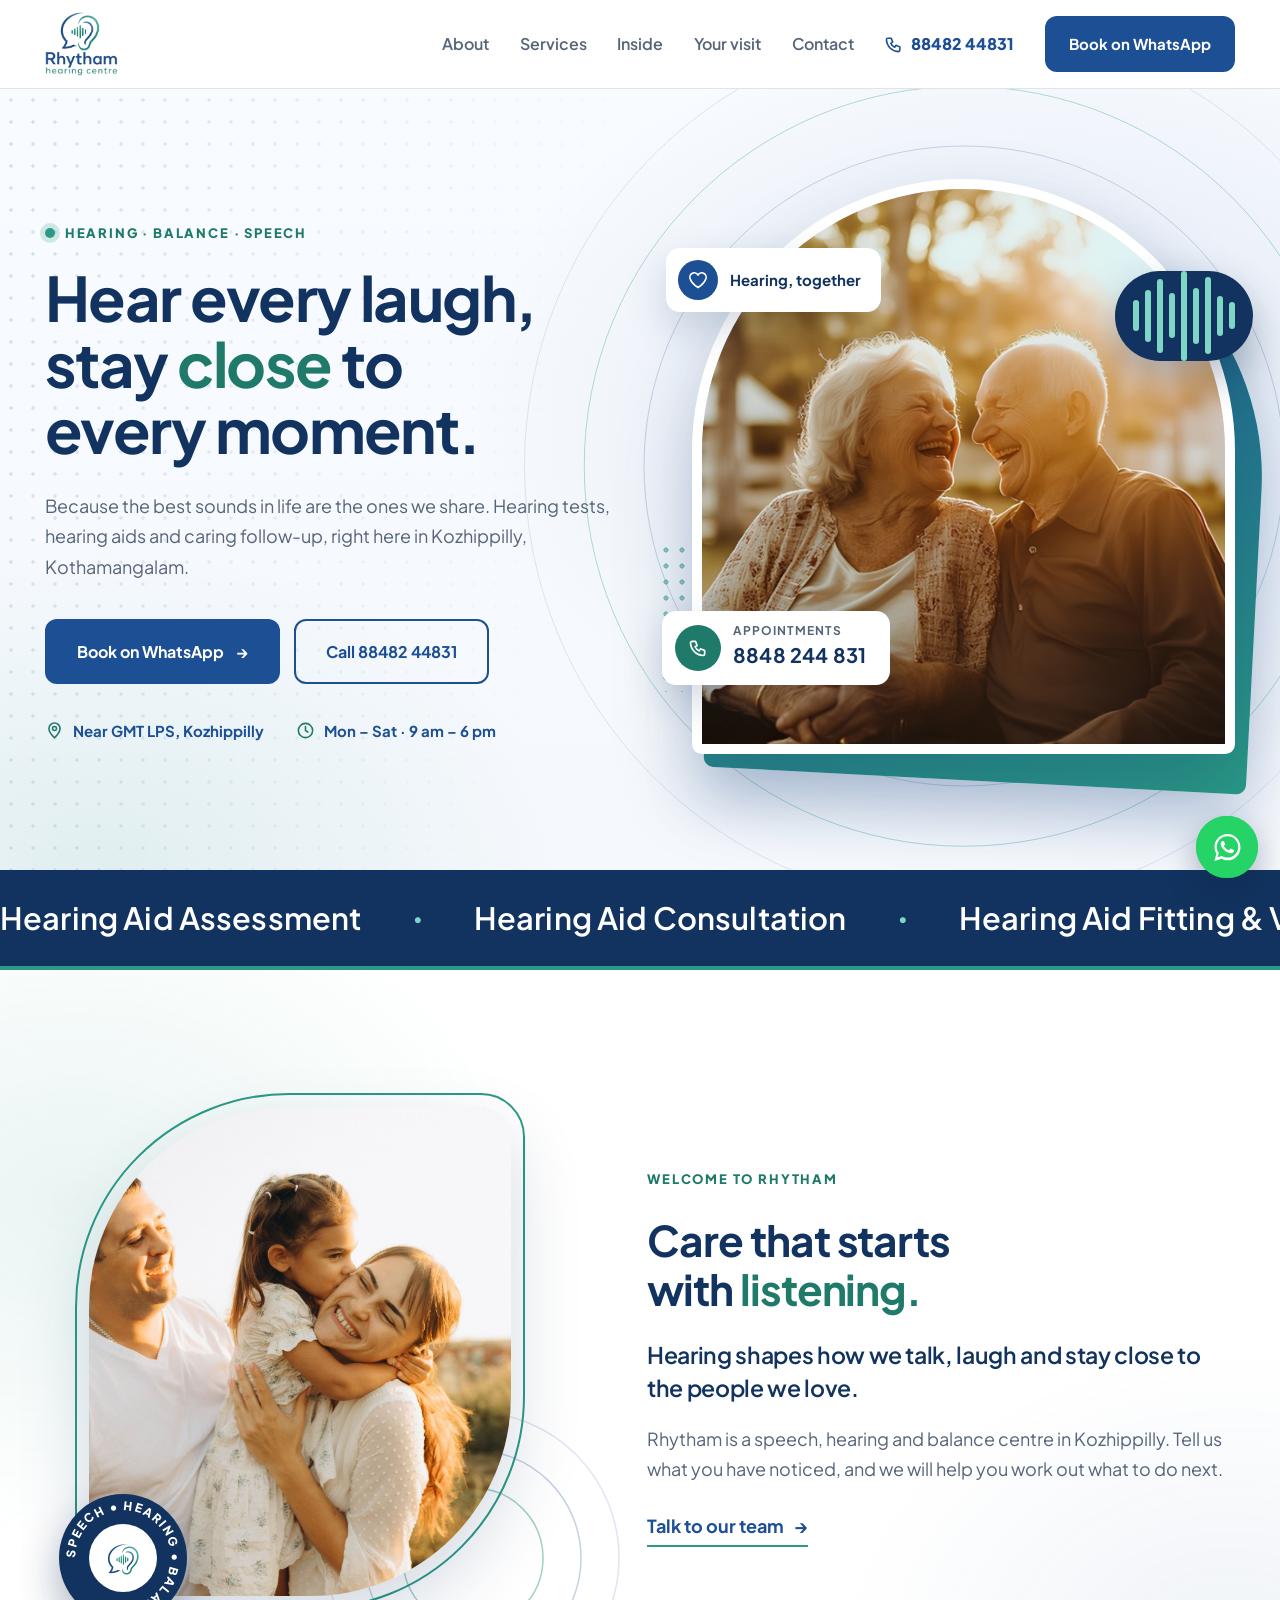
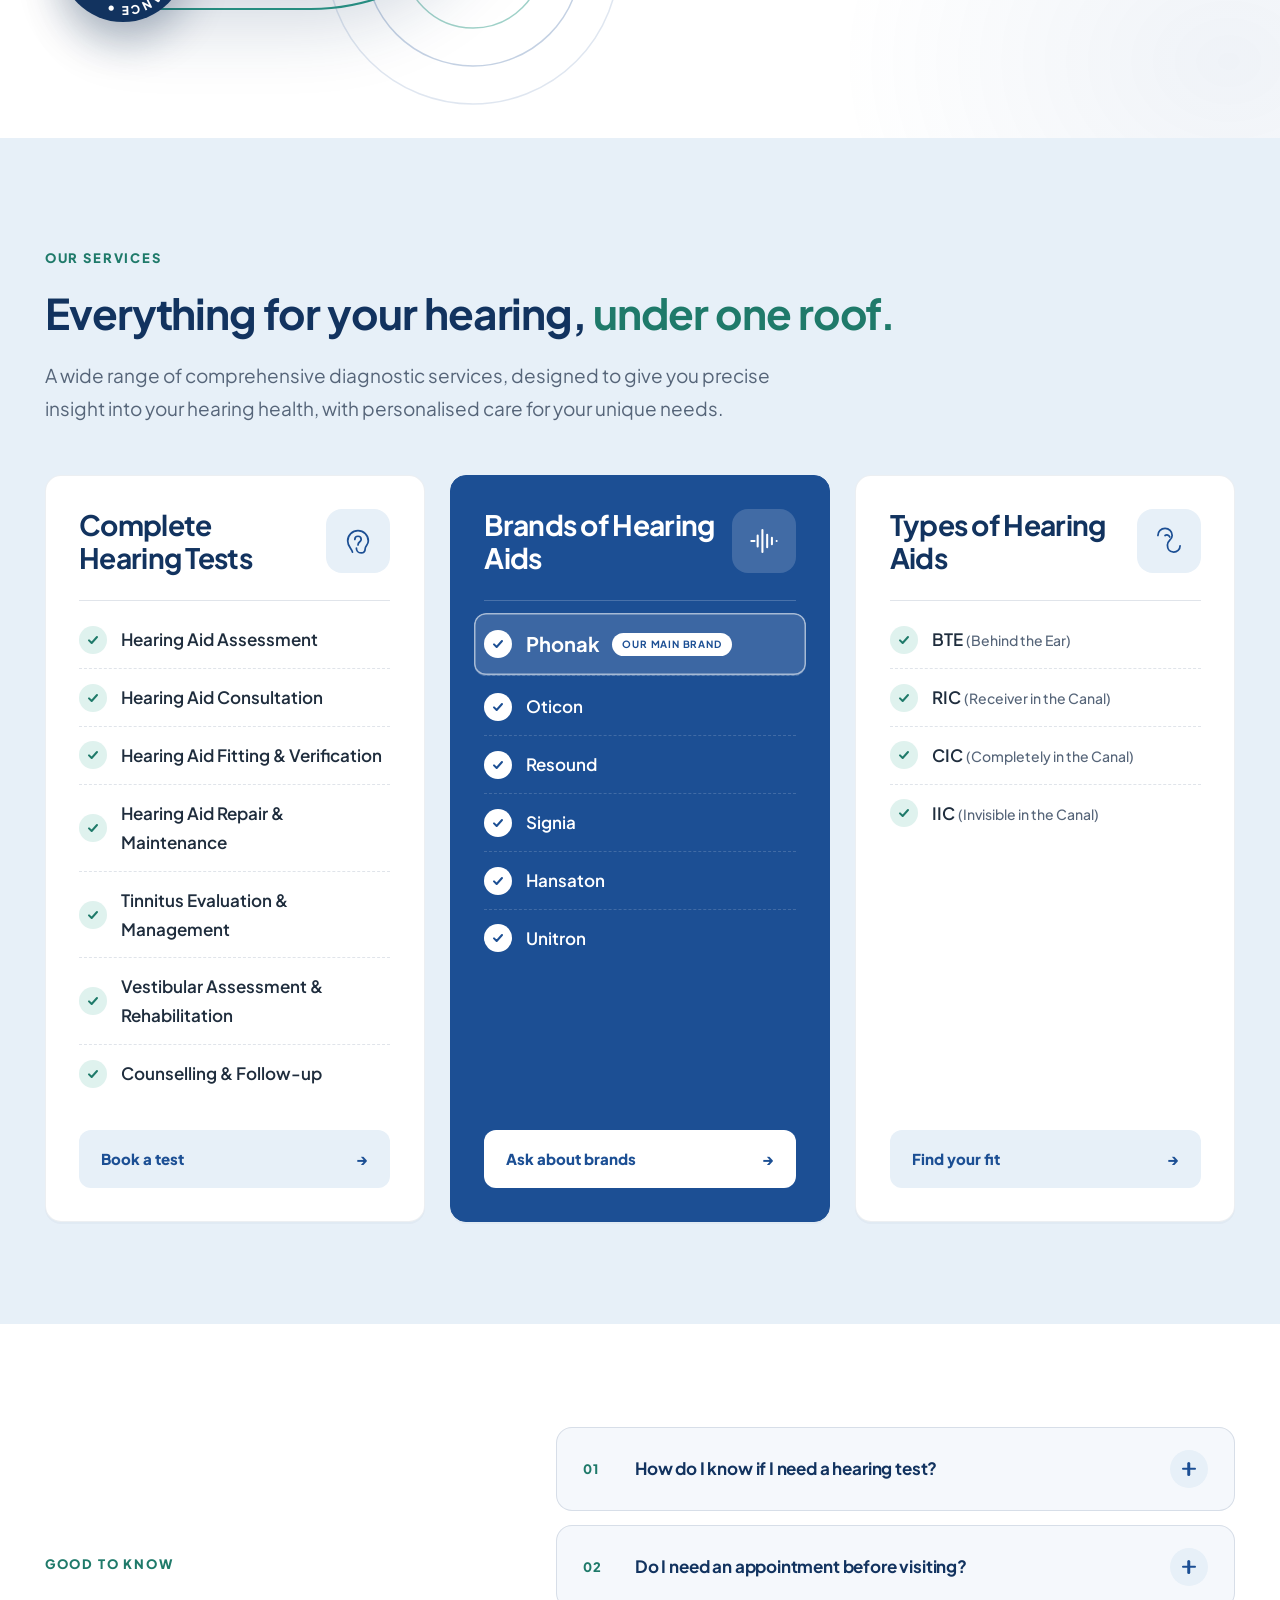
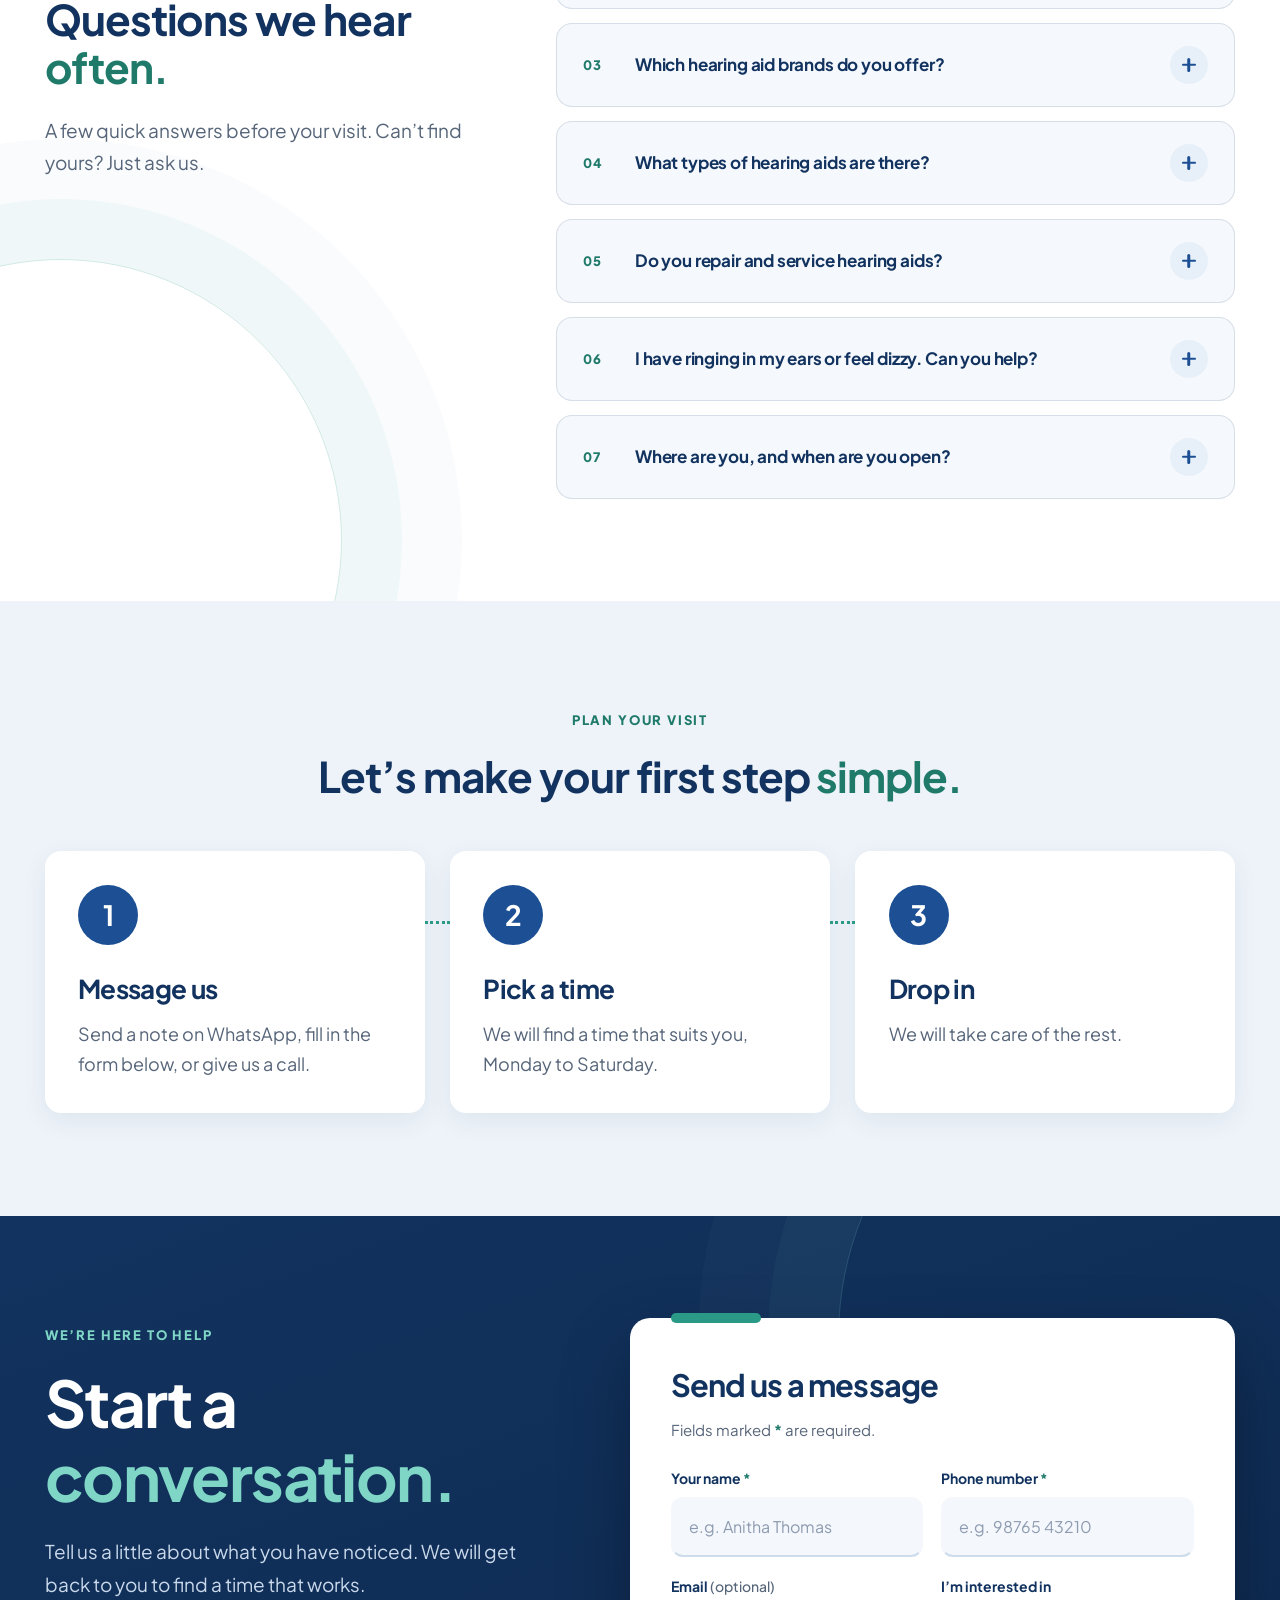
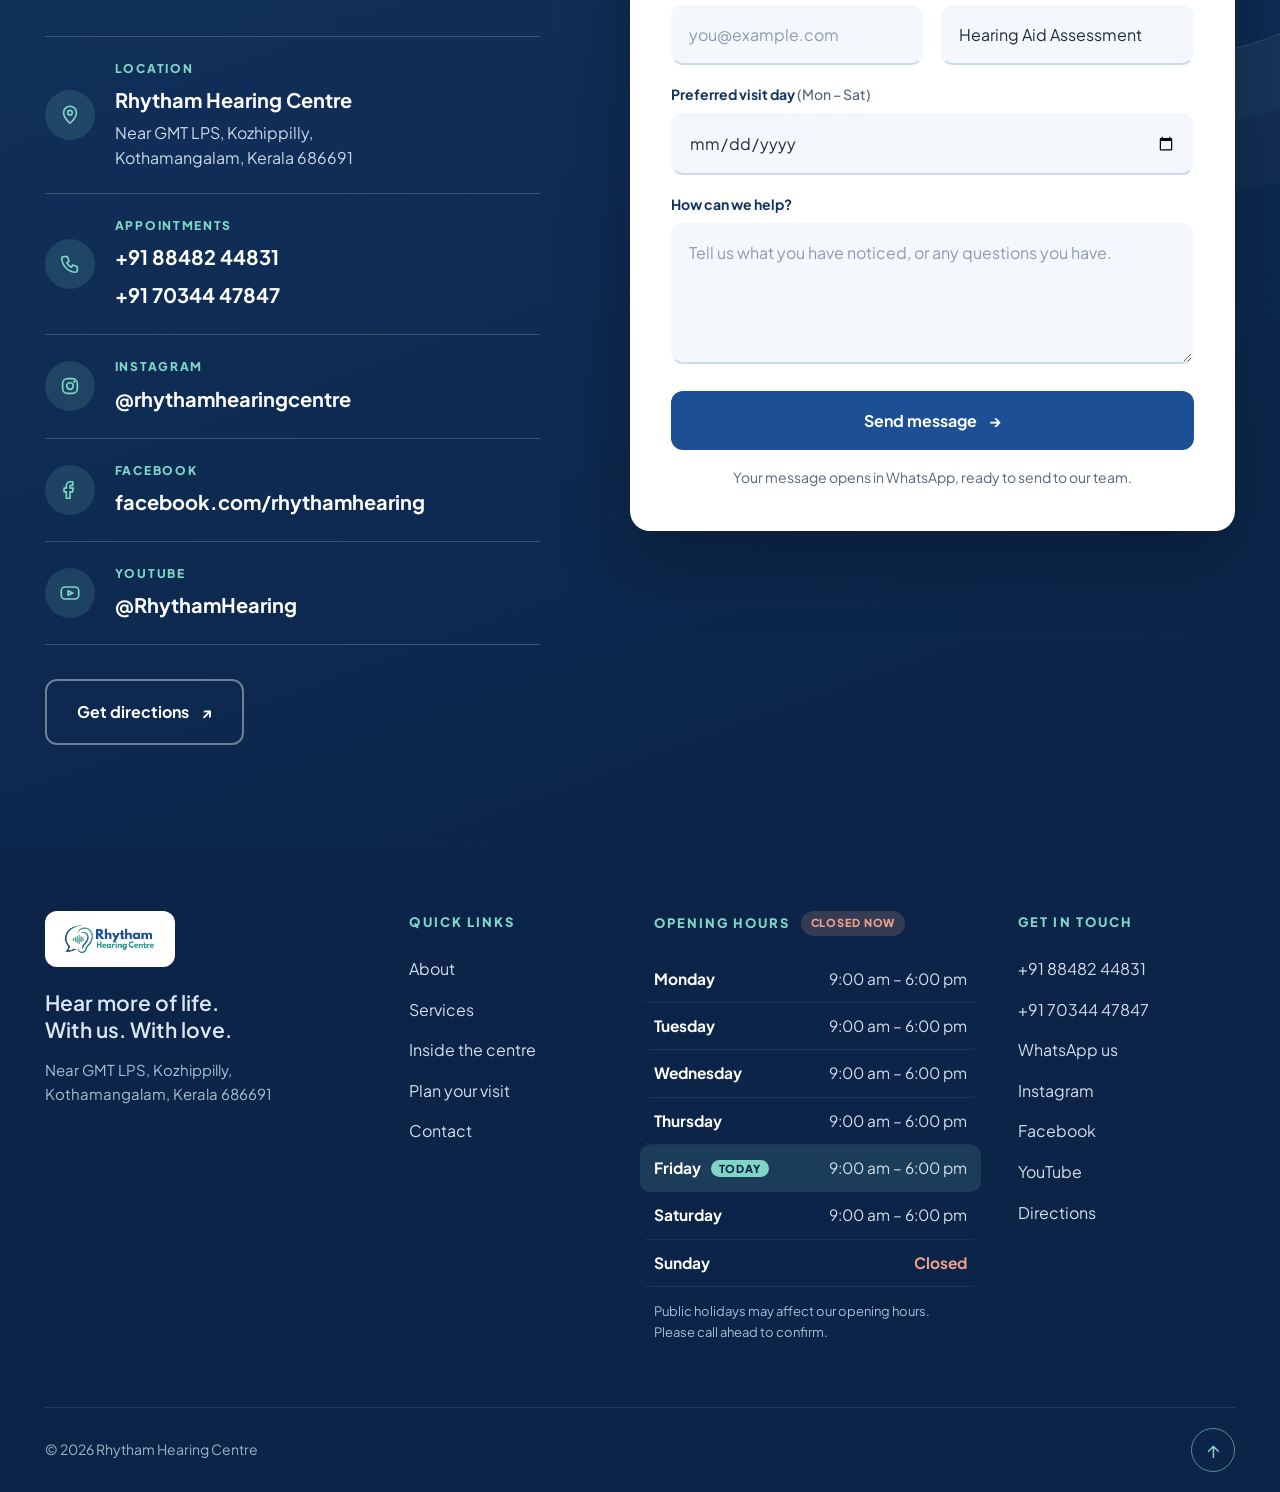
<file: index.html>
<!doctype html>
<html lang="en">
<head>
  <meta charset="utf-8">
  <meta name="viewport" content="width=device-width, initial-scale=1, viewport-fit=cover">
  <meta name="theme-color" content="#12335f">
  <meta name="description" content="Rhytham Hearing Centre, near GMT LPS, Kozhippilly, Kothamangalam. Hearing tests, hearing aid fitting and service. Open Monday to Saturday, 9 am to 6 pm. Appointments: 8848244831.">
  <link rel="manifest" href="manifest.webmanifest">
  <title>Rhytham Hearing Centre | Kozhippilly, Kothamangalam</title>
  <link rel="preconnect" href="https://fonts.googleapis.com">
  <link rel="preconnect" href="https://fonts.gstatic.com" crossorigin>
  <link href="https://fonts.googleapis.com/css2?family=Plus+Jakarta+Sans:wght@400;500;600;700;800&display=swap" rel="stylesheet">
  <script type="application/ld+json">{"@context":"https://schema.org","@type":"MedicalClinic","name":"Rhytham Hearing Centre","telephone":"+918848244831","medicalSpecialty":"Audiology","address":{"@type":"PostalAddress","streetAddress":"Near GMT LPS, Kozhippilly","addressLocality":"Kothamangalam","addressRegion":"Kerala","postalCode":"686691","addressCountry":"IN"},"openingHoursSpecification":[{"@type":"OpeningHoursSpecification","dayOfWeek":["Monday","Tuesday","Wednesday","Thursday","Friday","Saturday"],"opens":"09:00","closes":"18:00"}],"sameAs":["https://instagram.com/rhythamhearingcentre","https://www.facebook.com/rhythamhearing","https://www.youtube.com/@RhythamHearing"]}</script>
  <script type="application/ld+json">{"@context":"https://schema.org","@type":"FAQPage","mainEntity":[{"@type":"Question","name":"How do I know if I need a hearing test?","acceptedAnswer":{"@type":"Answer","text":"If you often ask people to repeat themselves, turn the TV up louder than others do, struggle to follow conversations in groups or noisy places, or notice ringing in your ears, a hearing test is a good next step. It is simple, and it tells you where you stand."}},{"@type":"Question","name":"Do I need an appointment before visiting?","acceptedAnswer":{"@type":"Answer","text":"We recommend booking, so our team can set time aside for you. Send us a message on WhatsApp, call 88482 44831, or fill in the form on our contact page. We are open Monday to Saturday, 9 am to 6 pm."}},{"@type":"Question","name":"Which hearing aid brands do you offer?","acceptedAnswer":{"@type":"Answer","text":"Phonak is our main brand. We also work with Oticon, Resound, Signia, Hansaton and Unitron. We will help you compare options so you can choose what suits your hearing and your daily life."}},{"@type":"Question","name":"What types of hearing aids are there?","acceptedAnswer":{"@type":"Answer","text":"The main styles are BTE (Behind the Ear), RIC (Receiver in the Canal), CIC (Completely in the Canal) and IIC (Invisible in the Canal). They differ in size and in how they sit on or in the ear. After your assessment, we will explain which styles could work for you."}},{"@type":"Question","name":"Do you repair and service hearing aids?","acceptedAnswer":{"@type":"Answer","text":"Yes. We offer hearing aid repair and maintenance, along with counselling and follow-up after fitting. Call us or message on WhatsApp to tell us about your device, and we will let you know how we can help."}},{"@type":"Question","name":"I have ringing in my ears or feel dizzy. Can you help?","acceptedAnswer":{"@type":"Answer","text":"We offer tinnitus evaluation and management, as well as vestibular assessment and rehabilitation for balance concerns. Book a visit and tell us what you have been experiencing, and we will take it from there."}},{"@type":"Question","name":"Where are you, and when are you open?","acceptedAnswer":{"@type":"Answer","text":"We are near GMT LPS, Kozhippilly, Kothamangalam, Kerala 686691. We are open Monday to Saturday, 9 am to 6 pm, and closed on Sundays. Public holidays may affect our hours, so please call ahead to confirm."}}]}</script>
  <link rel="icon" type="image/png" href="logo-icon.png">
  <link rel="stylesheet" href="styles.css">
  <link rel="stylesheet" href="pages.css">
  <script>(function(){var d=document.documentElement;d.classList.add("js");try{if(sessionStorage.getItem("rhy-nav")==="1"){sessionStorage.removeItem("rhy-nav");d.classList.add("pt-enter")}}catch(e){}})()</script>
</head>
<body>
  <div class="page-transition" id="page-transition" aria-hidden="true">
    <p class="pt-label" id="pt-label">Home</p>
    <div class="pt-wave"><i></i><i></i><i></i><i></i><i></i><i></i><i></i></div>
  </div>
  <div class="site-loader" id="site-loader" role="status" aria-live="polite" aria-label="Loading Rhytham Hearing Centre">
    <div class="loader-mark">
      <span class="loader-ring" aria-hidden="true"></span>
      <img src="logo-icon.png" width="175" height="160" alt="">
    </div>
    <p class="loader-name">Rhytham <span>Hearing Centre</span></p>
    <p class="loader-message"></p>
    <div class="loader-wave" aria-hidden="true"><i></i><i></i><i></i><i></i><i></i><i></i><i></i></div>
  </div>
  <a class="skip-link" href="#main">Skip to content</a>

  <header class="site-header">
    <div class="container nav-wrap">
      <a class="brand" href="#top" aria-label="Rhytham Hearing Centre home">
        <img class="brand-logo navbar-logo" src="navbar-logo.png" alt="Rhytham Hearing Centre" width="440" height="387">
      </a>
      <button class="menu-toggle" aria-expanded="false" aria-controls="main-nav" aria-label="Open navigation"><span></span><span></span><span></span></button>
      <nav id="main-nav" class="main-nav" aria-label="Main navigation">
        <a href="about.html">About</a>
        <a href="services.html">Services</a>
        <a href="inside.html">Inside</a>
        <a href="visit.html">Your visit</a>
        <a href="contact.html">Contact</a>
        <a class="nav-phone" href="tel:+918848244831">
          <svg viewBox="0 0 24 24" aria-hidden="true"><path d="M5 4h4l2 5-2.500 1.500a11 11 0 0 0 5 5L15 13l5 2v4a2 2 0 0 1-2 2A16 16 0 0 1 3 6a2 2 0 0 1 2-2Z"/></svg>
          88482 44831
        </a>
        <a class="btn btn-primary js-whatsapp" href="#" target="_blank" rel="noopener">Book on WhatsApp</a>
      </nav>
    </div>
  </header>

  <main id="main">
    <!-- HERO -->
    <section class="hero" id="top">
      <div class="hero-glow" aria-hidden="true"></div>
      <div class="container hero-grid">
        <div class="hero-copy">
          <p class="eyebrow"><span class="pill-dot"></span> Hearing · Balance · Speech</p>
          <h1>Hear every laugh,<br>stay <em>close</em> to<br>every moment.</h1>
          <p class="hero-intro">Because the best sounds in life are the ones we share. Hearing tests, hearing aids and caring follow-up, right here in Kozhippilly, Kothamangalam.</p>
          <div class="hero-actions">
            <a class="btn btn-primary btn-lg js-whatsapp" href="#" target="_blank" rel="noopener">Book on WhatsApp <span aria-hidden="true">→</span></a>
            <a class="btn btn-outline btn-lg" href="tel:+918848244831">Call 88482 44831</a>
          </div>
          <ul class="hero-points">
            <li><svg viewBox="0 0 24 24" aria-hidden="true"><path d="M12 21s-7-6.200-7-11.500a7 7 0 0 1 14 0C19 14.800 12 21 12 21Z"/><circle cx="12" cy="9.500" r="2.500"/></svg> Near GMT LPS, Kozhippilly</li>
            <li><svg viewBox="0 0 24 24" aria-hidden="true"><circle cx="12" cy="12" r="9"/><path d="M12 7v5l3 2"/></svg> Mon – Sat · 9 am – 6 pm</li>
          </ul>
        </div>

        <div class="hero-art">
          <div class="frame">
            <i class="frame-ring r1" aria-hidden="true"></i>
            <i class="frame-ring r2" aria-hidden="true"></i>
            <i class="frame-ring r3" aria-hidden="true"></i>
            <div class="frame-back" aria-hidden="true"></div>
            <figure class="frame-photo">
              <img src="images/couple.png" alt="An elderly couple laughing together on a garden swing at sunset" width="1456" height="816">
            </figure>
            <div class="frame-dots" aria-hidden="true"></div>
            <div class="frame-wave" aria-hidden="true" data-bars="9"></div>
            <div class="chip chip-top"><span class="chip-ico" aria-hidden="true"><svg viewBox="0 0 24 24"><path d="M12 21s-7-4.500-9-9.500A5 5 0 0 1 12 6a5 5 0 0 1 9 5.500C19 16.500 12 21 12 21Z"/></svg></span>Hearing, together</div>
            <div class="chip chip-call">
              <span class="chip-ico call" aria-hidden="true"><svg viewBox="0 0 24 24"><path d="M5 4h4l2 5-2.500 1.500a11 11 0 0 0 5 5L15 13l5 2v4a2 2 0 0 1-2 2A16 16 0 0 1 3 6a2 2 0 0 1 2-2Z"/></svg></span>
              <span><small>Appointments</small><strong>8848 244 831</strong></span>
            </div>
          </div>
        </div>
      </div>
    </section>

    <!-- SERVICES MARQUEE -->
    <section class="brands" aria-label="Our services">
      <div class="brands-track">
        <div class="brands-row">
          <span>Hearing Aid Assessment</span><i aria-hidden="true">•</i><span>Hearing Aid Consultation</span><i aria-hidden="true">•</i><span>Hearing Aid Fitting &amp; Verification</span><i aria-hidden="true">•</i><span>Hearing Aid Repair &amp; Maintenance</span><i aria-hidden="true">•</i><span>Tinnitus Evaluation &amp; Management</span><i aria-hidden="true">•</i><span>Vestibular Assessment &amp; Rehabilitation</span><i aria-hidden="true">•</i><span>Counselling &amp; Follow-up</span><i aria-hidden="true">•</i>
          <span>Hearing Aid Assessment</span><i aria-hidden="true">•</i><span>Hearing Aid Consultation</span><i aria-hidden="true">•</i><span>Hearing Aid Fitting &amp; Verification</span><i aria-hidden="true">•</i><span>Hearing Aid Repair &amp; Maintenance</span><i aria-hidden="true">•</i><span>Tinnitus Evaluation &amp; Management</span><i aria-hidden="true">•</i><span>Vestibular Assessment &amp; Rehabilitation</span><i aria-hidden="true">•</i><span>Counselling &amp; Follow-up</span><i aria-hidden="true">•</i>
        </div>
        <div class="brands-row" aria-hidden="true">
          <span>Hearing Aid Assessment</span><i aria-hidden="true">•</i><span>Hearing Aid Consultation</span><i aria-hidden="true">•</i><span>Hearing Aid Fitting &amp; Verification</span><i aria-hidden="true">•</i><span>Hearing Aid Repair &amp; Maintenance</span><i aria-hidden="true">•</i><span>Tinnitus Evaluation &amp; Management</span><i aria-hidden="true">•</i><span>Vestibular Assessment &amp; Rehabilitation</span><i aria-hidden="true">•</i><span>Counselling &amp; Follow-up</span><i aria-hidden="true">•</i>
          <span>Hearing Aid Assessment</span><i aria-hidden="true">•</i><span>Hearing Aid Consultation</span><i aria-hidden="true">•</i><span>Hearing Aid Fitting &amp; Verification</span><i aria-hidden="true">•</i><span>Hearing Aid Repair &amp; Maintenance</span><i aria-hidden="true">•</i><span>Tinnitus Evaluation &amp; Management</span><i aria-hidden="true">•</i><span>Vestibular Assessment &amp; Rehabilitation</span><i aria-hidden="true">•</i><span>Counselling &amp; Follow-up</span><i aria-hidden="true">•</i>
        </div>
      </div>
    </section>

    <!-- ABOUT -->
    <section class="intro section-pad" id="about">
      <div class="container intro-grid">
        <div class="about-art">
          <div class="listen-frame">
            <svg class="listen-arcs" viewBox="0 0 300 300" aria-hidden="true" focusable="false">
              <circle cx="150" cy="150" r="146"/>
              <circle cx="150" cy="150" r="108"/>
              <circle cx="150" cy="150" r="70"/>
            </svg>
            <figure class="listen-photo">
              <img src="images/family.jpg" alt="A little girl hugging and kissing her laughing mother while her father smiles beside them" width="1400" height="2100" loading="lazy">
            </figure>
            <div class="listen-badge">
              <svg viewBox="0 0 120 120" aria-hidden="true" focusable="false">
                <defs><path id="badge-circle" d="M60 60m-45 0a45 45 0 1 1 90 0a45 45 0 1 1-90 0"/></defs>
                <text><textPath href="#badge-circle" startOffset="0">Speech • Hearing • Balance • </textPath></text>
              </svg>
              <img src="logo-icon.png" alt="" width="175" height="160">
            </div>
          </div>
        </div>
        <div class="intro-text">
          <p class="eyebrow">Welcome to Rhytham</p>
          <h2>Care that starts<br>with <em>listening.</em></h2>
          <p class="lead">Hearing shapes how we talk, laugh and stay close to the people we love.</p>
          <p>Rhytham is a speech, hearing and balance centre in Kozhippilly. Tell us what you have noticed, and we will help you work out what to do next.</p>
          <a class="link-arrow" href="contact.html">Talk to our team <span aria-hidden="true">→</span></a>
        </div>
      </div>
    </section>

    <!-- SERVICES -->
    <section class="services-section section-pad" id="services">
      <div class="container">
        <div class="section-heading">
          <p class="eyebrow">Our services</p>
          <h2>Everything for your hearing, <em>under one roof.</em></h2>
          <p class="section-sub">A wide range of comprehensive diagnostic services, designed to give you precise insight into your hearing health, with personalised care for your unique needs.</p>
        </div>
        <div class="service-grid">
          <article class="service-card">
            <div class="service-head">
              <h3>Complete Hearing Tests</h3>
              <span class="service-ico" aria-hidden="true"><svg viewBox="0 0 48 48" fill="none"><path d="M17 38c-1-5-6-7-6-14a13 13 0 0 1 26 0c0 5-4 6-4 10 0 3-2 5-5 5-4 0-6-3-6-6" stroke="currentColor" stroke-width="2.200" stroke-linecap="round" stroke-linejoin="round"/><path d="M20 22a4 4 0 0 1 8 0c0 3-4 3-4 7" stroke="currentColor" stroke-width="2.200" stroke-linecap="round"/></svg></span>
            </div>
            <ul class="tick-list">
              <li>Hearing Aid Assessment</li>
              <li>Hearing Aid Consultation</li>
              <li>Hearing Aid Fitting &amp; Verification</li>
              <li>Hearing Aid Repair &amp; Maintenance</li>
              <li>Tinnitus Evaluation &amp; Management</li>
              <li>Vestibular Assessment &amp; Rehabilitation</li>
              <li>Counselling &amp; Follow-up</li>
            </ul>
            <a class="card-link js-whatsapp" href="#" target="_blank" rel="noopener">Book a test <span aria-hidden="true">→</span></a>
          </article>

          <article class="service-card featured">
            <div class="service-head">
              <h3>Brands of Hearing Aids</h3>
              <span class="service-ico" aria-hidden="true"><svg viewBox="0 0 48 48" fill="none"><path d="M8 24h4M16 17v14M22 10v28M28 16v16M34 20v8M40 24h0" stroke="currentColor" stroke-width="2.600" stroke-linecap="round"/></svg></span>
            </div>
            <ul class="tick-list">
              <li class="main-brand">Phonak <span class="main-badge">Our main brand</span></li>
              <li>Oticon</li>
              <li>Resound</li>
              <li>Signia</li>
              <li>Hansaton</li>
              <li>Unitron</li>
            </ul>
            <a class="card-link js-whatsapp" href="#" target="_blank" rel="noopener">Ask about brands <span aria-hidden="true">→</span></a>
          </article>

          <article class="service-card">
            <div class="service-head">
              <h3>Types of Hearing Aids</h3>
              <span class="service-ico" aria-hidden="true"><svg viewBox="0 0 48 48" fill="none"><path d="M30 38c-6 0-8-5-8-9 0-6 6-6 6-12a9 9 0 0 0-18 0M30 38c4 0 8-3 8-8" stroke="currentColor" stroke-width="2.200" stroke-linecap="round"/><path d="M19 17a4 4 0 0 1 6 2" stroke="currentColor" stroke-width="2.200" stroke-linecap="round"/></svg></span>
            </div>
            <ul class="tick-list">
              <li>BTE <small>(Behind the Ear)</small></li>
              <li>RIC <small>(Receiver in the Canal)</small></li>
              <li>CIC <small>(Completely in the Canal)</small></li>
              <li>IIC <small>(Invisible in the Canal)</small></li>
            </ul>
            <a class="card-link js-whatsapp" href="#" target="_blank" rel="noopener">Find your fit <span aria-hidden="true">→</span></a>
          </article>
        </div>
      </div>
    </section>

    <!-- FAQ -->
    <section class="faq-section section-pad" id="faq">
      <div class="container faq-wrap">
        <div class="faq-intro">
          <p class="eyebrow">Good to know</p>
          <h2>Questions we hear <em>often.</em></h2>
          <p class="section-sub">A few quick answers before your visit. Can’t find yours? Just ask us.</p>
        </div>
        <div class="faq-list">
          <div class="faq-item">
            <h3><button class="faq-q" type="button" id="faq-q1" aria-expanded="false" aria-controls="faq-a1"><span class="faq-num" aria-hidden="true">01</span><span class="faq-text">How do I know if I need a hearing test?</span><span class="faq-icon" aria-hidden="true"></span></button></h3>
            <div class="faq-a" id="faq-a1" role="region" aria-labelledby="faq-q1"><div><p>If you often ask people to repeat themselves, turn the TV up louder than others do, struggle to follow conversations in groups or noisy places, or notice ringing in your ears, a hearing test is a good next step. It is simple, and it tells you where you stand.</p></div></div>
          </div>
          <div class="faq-item">
            <h3><button class="faq-q" type="button" id="faq-q2" aria-expanded="false" aria-controls="faq-a2"><span class="faq-num" aria-hidden="true">02</span><span class="faq-text">Do I need an appointment before visiting?</span><span class="faq-icon" aria-hidden="true"></span></button></h3>
            <div class="faq-a" id="faq-a2" role="region" aria-labelledby="faq-q2"><div><p>We recommend booking, so our team can set time aside for you. Send us a message on WhatsApp, call 88482 44831, or fill in the form on our contact page. We are open Monday to Saturday, 9 am to 6 pm.</p></div></div>
          </div>
          <div class="faq-item">
            <h3><button class="faq-q" type="button" id="faq-q3" aria-expanded="false" aria-controls="faq-a3"><span class="faq-num" aria-hidden="true">03</span><span class="faq-text">Which hearing aid brands do you offer?</span><span class="faq-icon" aria-hidden="true"></span></button></h3>
            <div class="faq-a" id="faq-a3" role="region" aria-labelledby="faq-q3"><div><p>Phonak is our main brand. We also work with Oticon, Resound, Signia, Hansaton and Unitron. We will help you compare options so you can choose what suits your hearing and your daily life.</p></div></div>
          </div>
          <div class="faq-item">
            <h3><button class="faq-q" type="button" id="faq-q4" aria-expanded="false" aria-controls="faq-a4"><span class="faq-num" aria-hidden="true">04</span><span class="faq-text">What types of hearing aids are there?</span><span class="faq-icon" aria-hidden="true"></span></button></h3>
            <div class="faq-a" id="faq-a4" role="region" aria-labelledby="faq-q4"><div><p>The main styles are BTE (Behind the Ear), RIC (Receiver in the Canal), CIC (Completely in the Canal) and IIC (Invisible in the Canal). They differ in size and in how they sit on or in the ear. After your assessment, we will explain which styles could work for you.</p></div></div>
          </div>
          <div class="faq-item">
            <h3><button class="faq-q" type="button" id="faq-q5" aria-expanded="false" aria-controls="faq-a5"><span class="faq-num" aria-hidden="true">05</span><span class="faq-text">Do you repair and service hearing aids?</span><span class="faq-icon" aria-hidden="true"></span></button></h3>
            <div class="faq-a" id="faq-a5" role="region" aria-labelledby="faq-q5"><div><p>Yes. We offer hearing aid repair and maintenance, along with counselling and follow-up after fitting. Call us or message on WhatsApp to tell us about your device, and we will let you know how we can help.</p></div></div>
          </div>
          <div class="faq-item">
            <h3><button class="faq-q" type="button" id="faq-q6" aria-expanded="false" aria-controls="faq-a6"><span class="faq-num" aria-hidden="true">06</span><span class="faq-text">I have ringing in my ears or feel dizzy. Can you help?</span><span class="faq-icon" aria-hidden="true"></span></button></h3>
            <div class="faq-a" id="faq-a6" role="region" aria-labelledby="faq-q6"><div><p>We offer tinnitus evaluation and management, as well as vestibular assessment and rehabilitation for balance concerns. Book a visit and tell us what you have been experiencing, and we will take it from there.</p></div></div>
          </div>
          <div class="faq-item">
            <h3><button class="faq-q" type="button" id="faq-q7" aria-expanded="false" aria-controls="faq-a7"><span class="faq-num" aria-hidden="true">07</span><span class="faq-text">Where are you, and when are you open?</span><span class="faq-icon" aria-hidden="true"></span></button></h3>
            <div class="faq-a" id="faq-a7" role="region" aria-labelledby="faq-q7"><div><p>We are near GMT LPS, Kozhippilly, Kothamangalam, Kerala 686691. We are open Monday to Saturday, 9 am to 6 pm, and closed on Sundays. Public holidays may affect our hours, so please call ahead to confirm.</p></div></div>
          </div>
        </div>
      </div>
    </section>

    <!-- VISIT -->
    <section class="visit-section section-pad" id="visit">
      <div class="container">
        <div class="section-heading center">
          <p class="eyebrow">Plan your visit</p>
          <h2>Let’s make your first step <em>simple.</em></h2>
        </div>
        <ol class="steps">
          <li><span class="step-num">1</span><h3>Message us</h3><p>Send a note on WhatsApp, fill in the form below, or give us a call.</p></li>
          <li><span class="step-num">2</span><h3>Pick a time</h3><p>We will find a time that suits you, Monday to Saturday.</p></li>
          <li><span class="step-num">3</span><h3>Drop in</h3><p>We will take care of the rest.</p></li>
        </ol>
      </div>
    </section>

    <!-- CONTACT -->
    <section class="contact-section section-pad" id="contact">
      <div class="container contact-grid">
        <div class="contact-copy">
          <p class="eyebrow">We’re here to help</p>
          <h2>Start a <em>conversation.</em></h2>
          <p class="contact-lead">Tell us a little about what you have noticed. We will get back to you to find a time that works.</p>
          <div class="contact-details">
            <div class="detail-row">
              <span class="detail-icon" aria-hidden="true"><svg viewBox="0 0 24 24"><path d="M12 21s-7-6.200-7-11.500a7 7 0 0 1 14 0C19 14.800 12 21 12 21Z"/><circle cx="12" cy="9.500" r="2.500"/></svg></span>
              <div><small>Location</small><strong>Rhytham Hearing Centre</strong><p>Near GMT LPS, Kozhippilly,<br>Kothamangalam, Kerala 686691</p></div>
            </div>
            <div class="detail-row">
              <span class="detail-icon" aria-hidden="true"><svg viewBox="0 0 24 24"><path d="M5 4h4l2 5-2.500 1.500a11 11 0 0 0 5 5L15 13l5 2v4a2 2 0 0 1-2 2A16 16 0 0 1 3 6a2 2 0 0 1 2-2Z"/></svg></span>
              <div><small>Appointments</small><strong><a href="tel:+918848244831">+91 88482 44831</a></strong><strong><a href="tel:+917034447847">+91 70344 47847</a></strong></div>
            </div>
            <div class="detail-row">
              <span class="detail-icon" aria-hidden="true"><svg viewBox="0 0 24 24"><rect x="4" y="4" width="16" height="16" rx="5"/><circle cx="12" cy="12" r="3.600"/><circle cx="16.800" cy="7.200" r=".6"/></svg></span>
              <div><small>Instagram</small><strong><a href="https://instagram.com/rhythamhearingcentre" target="_blank" rel="noopener">@rhythamhearingcentre</a></strong></div>
            </div>
            <div class="detail-row">
              <span class="detail-icon" aria-hidden="true"><svg viewBox="0 0 24 24"><path d="M15 3h-2.500A4.500 4.500 0 0 0 8 7.500V10H5.500v4H8v7h4v-7h2.800l.7-4H12V7.800c0-.5.4-.8.9-.8H15V3Z"/></svg></span>
              <div><small>Facebook</small><strong><a href="https://www.facebook.com/rhythamhearing" target="_blank" rel="noopener">facebook.com/rhythamhearing</a></strong></div>
            </div>
            <div class="detail-row">
              <span class="detail-icon" aria-hidden="true"><svg viewBox="0 0 24 24"><rect x="2.500" y="5.500" width="19" height="13" rx="4"/><path d="m10 9.500 5 2.500-5 2.500Z"/></svg></span>
              <div><small>YouTube</small><strong><a href="https://www.youtube.com/@RhythamHearing" target="_blank" rel="noopener">@RhythamHearing</a></strong></div>
            </div>
          </div>
          <div class="contact-buttons">
            <a class="btn btn-line btn-lg" href="https://www.google.com/maps/search/?api=1&amp;query=Rhytham+Hearing+Centre+Kozhippilly+Kothamangalam+686691" target="_blank" rel="noopener">Get directions <span aria-hidden="true">↗</span></a>
          </div>
        </div>

        <div class="form-card">
          <div class="form-head">
            <h3>Send us a message</h3>
            <p>Fields marked <b aria-hidden="true">*</b> are required.</p>
          </div>
          <form id="contact-form" novalidate>
            <div class="field-row">
              <div class="field">
                <label for="cf-name">Your name <b aria-hidden="true">*</b></label>
                <input id="cf-name" name="name" type="text" autocomplete="name" placeholder="e.g. Anitha Thomas" required>
                <span class="err" aria-live="polite"></span>
              </div>
              <div class="field">
                <label for="cf-phone">Phone number <b aria-hidden="true">*</b></label>
                <input id="cf-phone" name="phone" type="tel" inputmode="tel" autocomplete="tel" placeholder="e.g. 98765 43210" required>
                <span class="err" aria-live="polite"></span>
              </div>
            </div>
            <div class="field-row">
              <div class="field">
                <label for="cf-email">Email <span class="opt">(optional)</span></label>
                <input id="cf-email" name="email" type="email" autocomplete="email" placeholder="you@example.com">
                <span class="err" aria-live="polite"></span>
              </div>
              <div class="field">
                <label for="cf-service">I’m interested in</label>
                <select id="cf-service" name="service">
                  <option>Hearing Aid Assessment</option>
                  <option>Hearing Aid Consultation</option>
                  <option>Hearing Aid Fitting &amp; Verification</option>
                  <option>Hearing Aid Repair &amp; Maintenance</option>
                  <option>Tinnitus Evaluation &amp; Management</option>
                  <option>Vestibular Assessment &amp; Rehabilitation</option>
                  <option>Counselling &amp; Follow-up</option>
                  <option>Not sure yet</option>
                </select>
              </div>
            </div>
            <div class="field">
              <label for="cf-date">Preferred visit day <span class="opt">(Mon – Sat)</span></label>
              <input id="cf-date" name="date" type="date">
              <span class="err" aria-live="polite"></span>
            </div>
            <div class="field">
              <label for="cf-msg">How can we help?</label>
              <textarea id="cf-msg" name="message" rows="4" placeholder="Tell us what you have noticed, or any questions you have."></textarea>
            </div>
            <button class="btn btn-warm btn-lg btn-block" type="submit">Send message <span aria-hidden="true">→</span></button>
            <p class="form-note" id="form-note">Your message opens in WhatsApp, ready to send to our team.</p>
          </form>
          <div class="form-done" id="form-done" hidden>
            <span class="done-ico" aria-hidden="true"><svg viewBox="0 0 24 24"><path d="m5 12.500 4.500 4.500L19 7.500"/></svg></span>
            <h3>Thank you!</h3>
            <p>We have received your details. We will call you back to confirm a time.</p>
            <button type="button" class="link-arrow" id="form-reset">Send another message</button>
          </div>
        </div>
      </div>
    </section>
  </main>

  <a class="wa-float js-whatsapp" href="#" target="_blank" rel="noopener" aria-label="Chat on WhatsApp">
    <svg viewBox="0 0 32 32" aria-hidden="true"><path fill="currentColor" d="M16 3C9 3 3.400 8.600 3.400 15.500c0 2.400.7 4.700 1.900 6.600L3.200 29l7.100-2.100c1.800 1 3.800 1.500 5.700 1.500 7 0 12.600-5.600 12.600-12.500S23 3 16 3zm0 22.800c-1.800 0-3.600-.5-5.100-1.400l-.4-.2-4.200 1.200 1.300-4-.3-.4c-1.100-1.600-1.700-3.500-1.700-5.500C5.600 9.700 10.200 5.200 16 5.200s10.400 4.500 10.400 10.300S21.700 25.800 16 25.800zm5.700-7.700c-.3-.2-1.900-.9-2.200-1-.3-.1-.5-.2-.7.200-.2.300-.8 1-1 1.200-.2.200-.4.200-.7.100-.3-.2-1.400-.5-2.600-1.600-1-.9-1.600-1.900-1.800-2.200-.2-.3 0-.5.100-.7.100-.1.300-.4.500-.5.200-.2.200-.3.300-.5.100-.2.100-.4 0-.5-.1-.2-.7-1.700-1-2.300-.3-.6-.5-.5-.7-.5h-.6c-.2 0-.5.100-.8.400-.3.300-1.100 1.100-1.100 2.600s1.100 3 1.300 3.200c.2.200 2.200 3.400 5.300 4.700.7.300 1.300.5 1.800.7.700.2 1.400.2 2 .1.600-.1 1.900-.8 2.200-1.500.3-.7.300-1.400.2-1.500-.1-.1-.3-.2-.6-.3z"/></svg>
  </a>


  <footer class="site-footer">
    <div class="container footer-main">
      <div class="footer-col footer-about">
        <a class="footer-brand" href="#top" aria-label="Back to top"><img class="brand-logo" src="logo.png" alt="Rhytham Hearing centre – Speech, Hearing, Balance" width="315" height="105"></a>
        <p class="footer-tag">Hear more of life.<br>With us. With love.</p>
        <p class="footer-addr">Near GMT LPS, Kozhippilly,<br>Kothamangalam, Kerala 686691</p>
      </div>

      <div class="footer-col">
        <h4>Quick links</h4>
        <ul class="footer-links">
          <li><a href="about.html">About</a></li>
          <li><a href="services.html">Services</a></li>
          <li><a href="inside.html">Inside the centre</a></li>
          <li><a href="visit.html">Plan your visit</a></li>
          <li><a href="contact.html">Contact</a></li>
        </ul>
      </div>

      <div class="footer-col footer-hours">
        <h4>Opening hours <span class="open-badge" id="open-badge" hidden></span></h4>
        <ul class="hours" id="hours">
          <li data-day="1"><span>Monday</span><span>9:00 am – 6:00 pm</span></li>
          <li data-day="2"><span>Tuesday</span><span>9:00 am – 6:00 pm</span></li>
          <li data-day="3"><span>Wednesday</span><span>9:00 am – 6:00 pm</span></li>
          <li data-day="4"><span>Thursday</span><span>9:00 am – 6:00 pm</span></li>
          <li data-day="5"><span>Friday</span><span>9:00 am – 6:00 pm</span></li>
          <li data-day="6"><span>Saturday</span><span>9:00 am – 6:00 pm</span></li>
          <li data-day="0" class="closed"><span>Sunday</span><span>Closed</span></li>
        </ul>
        <p class="hours-note">Public holidays may affect our opening hours. Please call ahead to confirm.</p>
      </div>

      <div class="footer-col">
        <h4>Get in touch</h4>
        <ul class="footer-links">
          <li><a href="tel:+918848244831">+91 88482 44831</a></li>
          <li><a href="tel:+917034447847">+91 70344 47847</a></li>
          <li><a class="js-whatsapp" href="#" target="_blank" rel="noopener">WhatsApp us</a></li>
          <li><a href="https://instagram.com/rhythamhearingcentre" target="_blank" rel="noopener">Instagram</a></li>
          <li><a href="https://www.facebook.com/rhythamhearing" target="_blank" rel="noopener">Facebook</a></li>
          <li><a href="https://www.youtube.com/@RhythamHearing" target="_blank" rel="noopener">YouTube</a></li>
          <li><a href="https://www.google.com/maps/search/?api=1&amp;query=Rhytham+Hearing+Centre+Kozhippilly+Kothamangalam+686691" target="_blank" rel="noopener">Directions</a></li>
        </ul>
      </div>
    </div>
    <div class="container footer-bottom">
      <span>© <span id="year"></span> Rhytham Hearing Centre</span>
      <a class="footer-top" href="#top" aria-label="Back to top">↑</a>
    </div>
  </footer>

  <script src="script.js"></script>
</body>
</html>
</file>
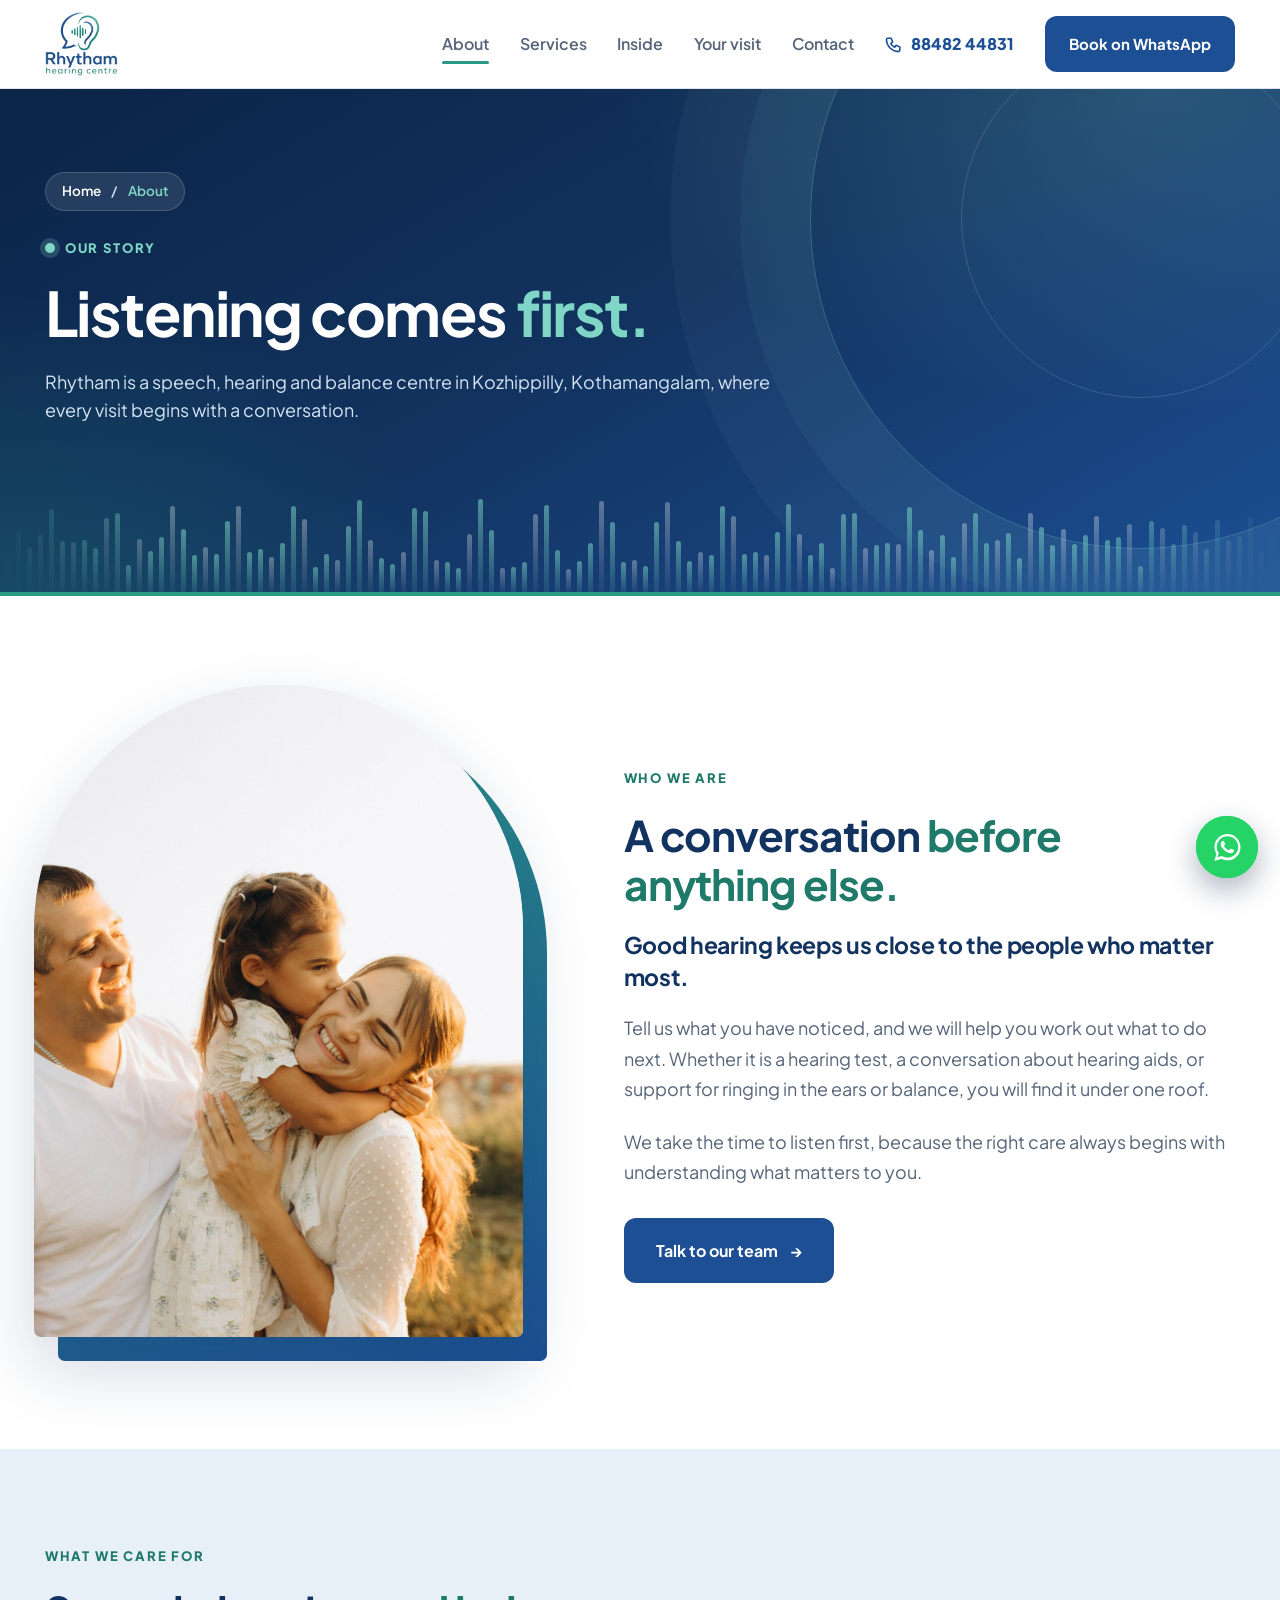
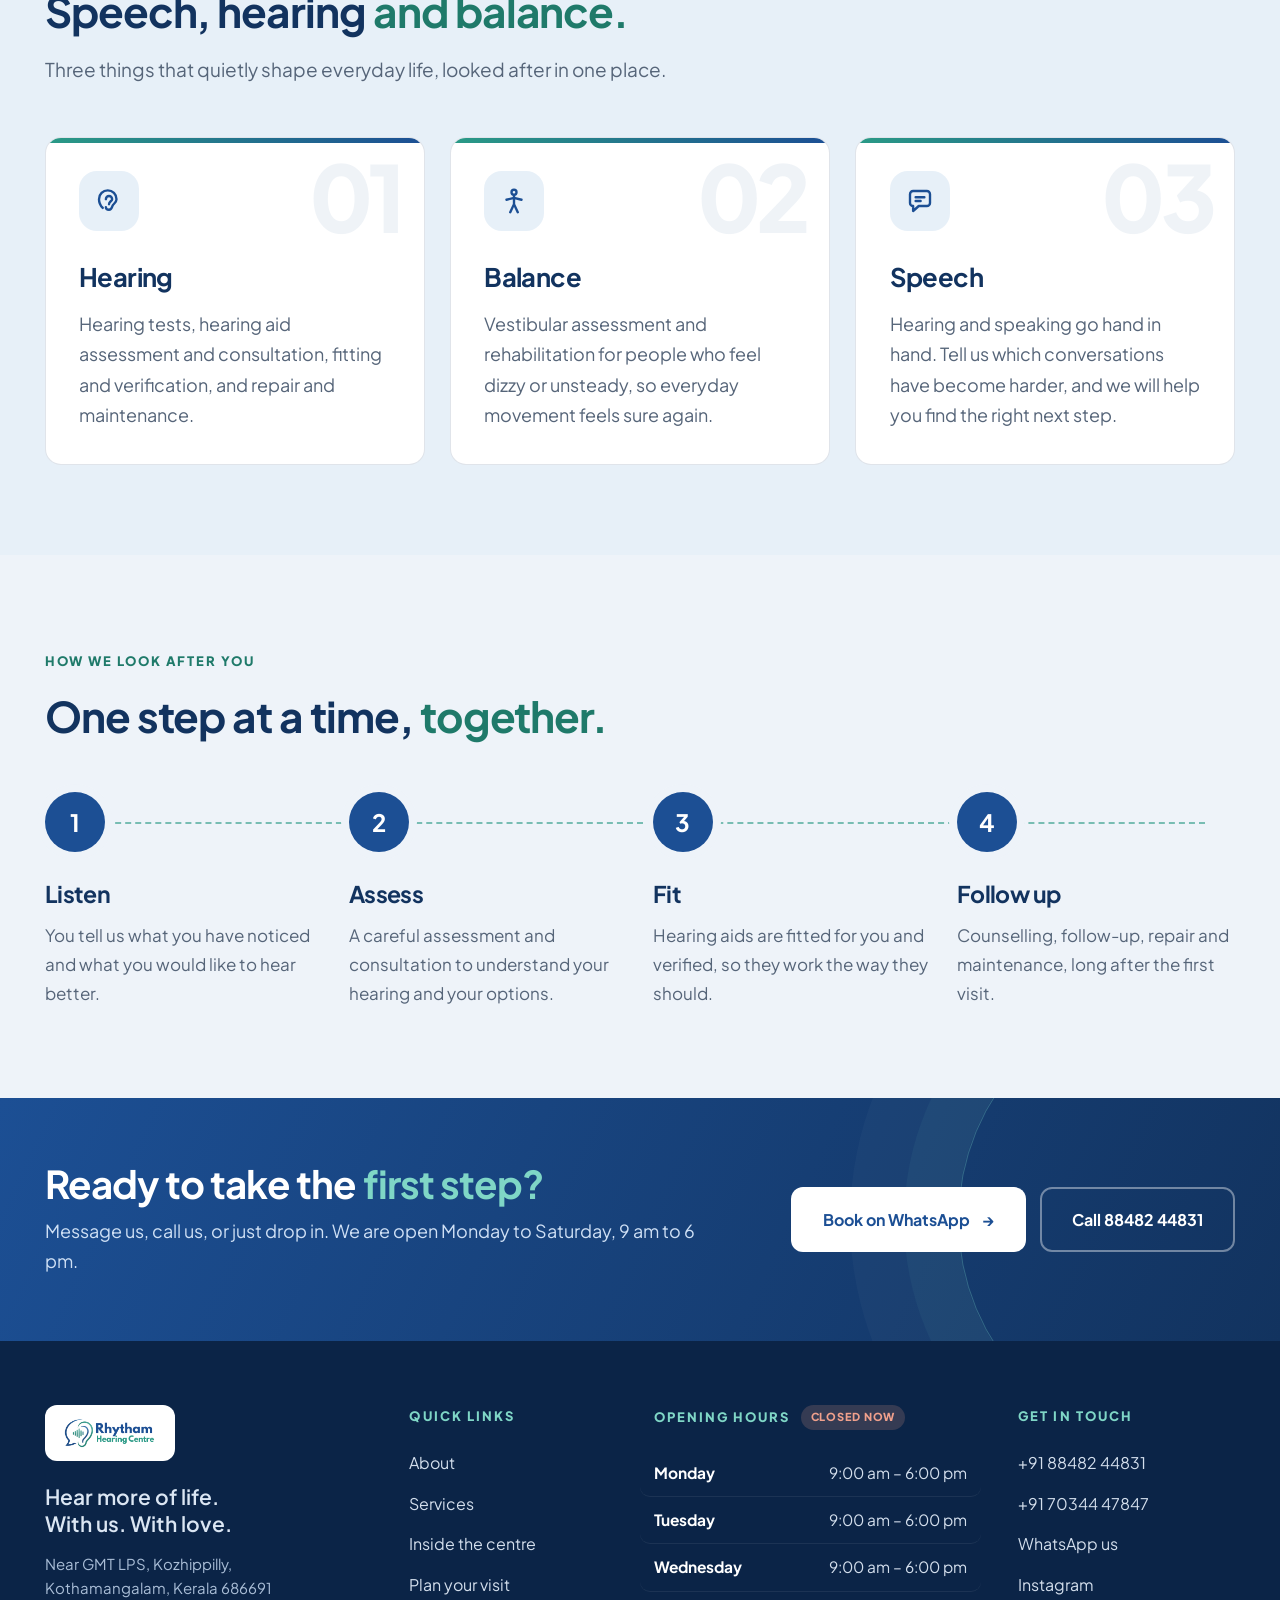
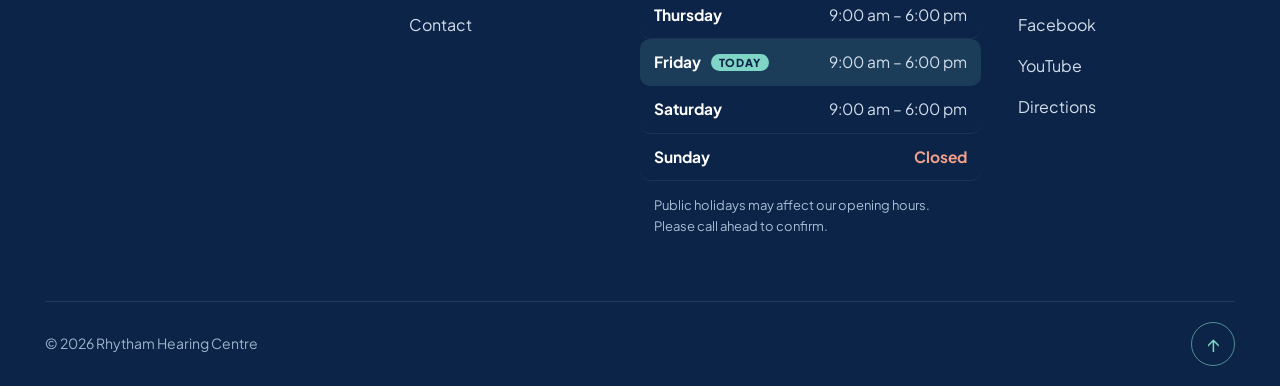
<file: about.html>
<!doctype html>
<html lang="en">
<head>
  <meta charset="utf-8">
  <meta name="viewport" content="width=device-width, initial-scale=1, viewport-fit=cover">
  <meta name="theme-color" content="#12335f">
  <meta name="description" content="About Rhytham Hearing Centre, a speech, hearing and balance centre near GMT LPS, Kozhippilly, Kothamangalam. Care that starts with listening.">
  <link rel="manifest" href="manifest.webmanifest">
  <title>About | Rhytham Hearing Centre</title>
  <link rel="preconnect" href="https://fonts.googleapis.com">
  <link rel="preconnect" href="https://fonts.gstatic.com" crossorigin>
  <link href="https://fonts.googleapis.com/css2?family=Plus+Jakarta+Sans:wght@400;500;600;700;800&display=swap" rel="stylesheet">
  <link rel="icon" type="image/png" href="logo-icon.png">
  <link rel="stylesheet" href="styles.css">
  <link rel="stylesheet" href="pages.css">
  <script>(function(){var d=document.documentElement;d.classList.add("js");try{if(sessionStorage.getItem("rhy-nav")==="1"){sessionStorage.removeItem("rhy-nav");d.classList.add("pt-enter")}}catch(e){}})()</script>
</head>
<body>
  <div class="page-transition" id="page-transition" aria-hidden="true">
    <p class="pt-label" id="pt-label">About</p>
    <div class="pt-wave"><i></i><i></i><i></i><i></i><i></i><i></i><i></i></div>
  </div>
  <a class="skip-link" href="#main">Skip to content</a>

  <header class="site-header">
    <div class="container nav-wrap">
      <a class="brand" href="index.html" aria-label="Rhytham Hearing Centre home">
        <img class="brand-logo navbar-logo" src="navbar-logo.png" alt="Rhytham Hearing Centre" width="440" height="387">
      </a>
      <button class="menu-toggle" aria-expanded="false" aria-controls="main-nav" aria-label="Open navigation"><span></span><span></span><span></span></button>
      <nav id="main-nav" class="main-nav" aria-label="Main navigation">
        <a href="about.html" aria-current="page">About</a>
        <a href="services.html">Services</a>
        <a href="inside.html">Inside</a>
        <a href="visit.html">Your visit</a>
        <a href="contact.html">Contact</a>
        <a class="nav-phone" href="tel:+918848244831">
          <svg viewBox="0 0 24 24" aria-hidden="true"><path d="M5 4h4l2 5-2.500 1.500a11 11 0 0 0 5 5L15 13l5 2v4a2 2 0 0 1-2 2A16 16 0 0 1 3 6a2 2 0 0 1 2-2Z"/></svg>
          88482 44831
        </a>
        <a class="btn btn-primary js-whatsapp" href="#" target="_blank" rel="noopener">Book on WhatsApp</a>
      </nav>
    </div>
  </header>

  <main id="main">
    <section class="page-hero" id="top">
      <div class="page-hero-rings" aria-hidden="true"></div>
      <div class="container page-hero-inner">
        <nav class="crumbs" aria-label="Breadcrumb"><a href="index.html">Home</a><span aria-hidden="true">/</span><span aria-current="page">About</span></nav>
        <p class="eyebrow"><span class="pill-dot"></span> Our story</p>
        <h1>Listening comes <em>first.</em></h1>
        <p class="page-hero-lead">Rhytham is a speech, hearing and balance centre in Kozhippilly, Kothamangalam, where every visit begins with a conversation.</p>
      </div>
      <div class="hero-eq" aria-hidden="true"></div>
    </section>

    <section class="page-section tone-white">
      <div class="container story-grid">
        <div class="arch-photo reveal-me">
          <figure><img src="images/family.jpg" alt="A little girl hugging and kissing her laughing mother while her father smiles beside them" width="1400" height="2100"></figure>
        </div>
        <div class="story-text reveal-me">
          <p class="eyebrow">Who we are</p>
          <h2>A conversation <em>before anything else.</em></h2>
          <p class="lead">Good hearing keeps us close to the people who matter most.</p>
          <p>Tell us what you have noticed, and we will help you work out what to do next. Whether it is a hearing test, a conversation about hearing aids, or support for ringing in the ears or balance, you will find it under one roof.</p>
          <p>We take the time to listen first, because the right care always begins with understanding what matters to you.</p>
          <a class="btn btn-primary btn-lg js-whatsapp" href="#" target="_blank" rel="noopener">Talk to our team <span aria-hidden="true">→</span></a>
        </div>
      </div>
    </section>

    <section class="page-section tone-mist">
      <div class="container">
        <div class="page-head reveal-me">
          <p class="eyebrow">What we care for</p>
          <h2>Speech, hearing <em>and balance.</em></h2>
          <p class="section-sub">Three things that quietly shape everyday life, looked after in one place.</p>
        </div>
        <div class="pillars">
          <article class="pillar reveal-me"><span class="pillar-no" aria-hidden="true">01</span><span class="icon-disc" aria-hidden="true"><svg viewBox="0 0 24 24"><path d="M7 17.500C5 15.500 4 13 4 10.500a7 7 0 0 1 14 0c0 2.500-2 3.500-3 5-.800 1.200-.500 3.500-3 3.500-1.500 0-2.500-1-2.500-2"/><path d="M9.500 10.500a2.500 2.500 0 0 1 5 0c0 1.500-2.500 2-2.500 4"/></svg></span><h3>Hearing</h3><p>Hearing tests, hearing aid assessment and consultation, fitting and verification, and repair and maintenance.</p></article>
          <article class="pillar reveal-me"><span class="pillar-no" aria-hidden="true">02</span><span class="icon-disc" aria-hidden="true"><svg viewBox="0 0 24 24"><circle cx="12" cy="5" r="2"/><path d="M12 7.500v7M6 11l6-1.500 6 1.500M9 21l3-6.500 3 6.500"/></svg></span><h3>Balance</h3><p>Vestibular assessment and rehabilitation for people who feel dizzy or unsteady, so everyday movement feels sure again.</p></article>
          <article class="pillar reveal-me"><span class="pillar-no" aria-hidden="true">03</span><span class="icon-disc" aria-hidden="true"><svg viewBox="0 0 24 24"><path d="M4 6.500A2.500 2.500 0 0 1 6.500 4h11A2.500 2.500 0 0 1 20 6.500v7a2.500 2.500 0 0 1-2.500 2.500H11l-4.500 4V16A2.500 2.500 0 0 1 4 13.500Z"/><path d="M8.500 9h7M8.500 12h4"/></svg></span><h3>Speech</h3><p>Hearing and speaking go hand in hand. Tell us which conversations have become harder, and we will help you find the right next step.</p></article>
        </div>
      </div>
    </section>

    <section class="page-section tone-sand">
      <div class="container">
        <div class="page-head reveal-me">
          <p class="eyebrow">How we look after you</p>
          <h2>One step at a time, <em>together.</em></h2>
        </div>
        <ol class="process">
          <li class="reveal-me"><h3>Listen</h3><p>You tell us what you have noticed and what you would like to hear better.</p></li>
          <li class="reveal-me"><h3>Assess</h3><p>A careful assessment and consultation to understand your hearing and your options.</p></li>
          <li class="reveal-me"><h3>Fit</h3><p>Hearing aids are fitted for you and verified, so they work the way they should.</p></li>
          <li class="reveal-me"><h3>Follow up</h3><p>Counselling, follow-up, repair and maintenance, long after the first visit.</p></li>
        </ol>
      </div>
    </section>

    <section class="cta-band">
      <div class="container cta-inner">
        <div>
          <h2>Ready to take the <em>first step?</em></h2>
          <p>Message us, call us, or just drop in. We are open Monday to Saturday, 9 am to 6 pm.</p>
        </div>
        <div class="cta-actions">
          <a class="btn btn-light btn-lg js-whatsapp" href="#" target="_blank" rel="noopener">Book on WhatsApp <span aria-hidden="true">→</span></a>
          <a class="btn btn-line btn-lg" href="tel:+918848244831">Call 88482 44831</a>
        </div>
      </div>
    </section>
  </main>

  <a class="wa-float js-whatsapp" href="#" target="_blank" rel="noopener" aria-label="Chat on WhatsApp">
    <svg viewBox="0 0 32 32" aria-hidden="true"><path fill="currentColor" d="M16 3C9 3 3.400 8.600 3.400 15.500c0 2.400.7 4.700 1.900 6.600L3.200 29l7.100-2.100c1.800 1 3.800 1.500 5.700 1.500 7 0 12.600-5.600 12.600-12.500S23 3 16 3zm0 22.800c-1.800 0-3.600-.5-5.100-1.400l-.4-.2-4.200 1.200 1.300-4-.3-.4c-1.100-1.600-1.700-3.500-1.700-5.500C5.600 9.700 10.200 5.200 16 5.200s10.400 4.500 10.400 10.300S21.700 25.800 16 25.800zm5.700-7.700c-.3-.2-1.900-.9-2.200-1-.3-.1-.5-.2-.7.200-.2.300-.8 1-1 1.200-.2.200-.4.200-.7.100-.3-.2-1.400-.5-2.600-1.600-1-.9-1.600-1.900-1.800-2.200-.2-.3 0-.5.100-.7.100-.1.300-.4.500-.5.200-.2.200-.3.300-.5.100-.2.100-.4 0-.5-.1-.2-.7-1.700-1-2.300-.3-.6-.5-.5-.7-.5h-.6c-.2 0-.5.100-.8.400-.3.300-1.100 1.100-1.100 2.600s1.100 3 1.300 3.200c.2.200 2.200 3.400 5.300 4.700.7.300 1.300.5 1.800.7.700.2 1.400.2 2 .1.600-.1 1.900-.8 2.200-1.500.3-.7.300-1.400.2-1.500-.1-.1-.3-.2-.6-.3z"/></svg>
  </a>

  <footer class="site-footer">
    <div class="container footer-main">
      <div class="footer-col footer-about">
        <a class="footer-brand" href="#top" aria-label="Back to top"><img class="brand-logo" src="logo.png" alt="Rhytham Hearing centre – Speech, Hearing, Balance" width="315" height="105"></a>
        <p class="footer-tag">Hear more of life.<br>With us. With love.</p>
        <p class="footer-addr">Near GMT LPS, Kozhippilly,<br>Kothamangalam, Kerala 686691</p>
      </div>

      <div class="footer-col">
        <h4>Quick links</h4>
        <ul class="footer-links">
          <li><a href="about.html">About</a></li>
          <li><a href="services.html">Services</a></li>
          <li><a href="inside.html">Inside the centre</a></li>
          <li><a href="visit.html">Plan your visit</a></li>
          <li><a href="contact.html">Contact</a></li>
        </ul>
      </div>

      <div class="footer-col footer-hours">
        <h4>Opening hours <span class="open-badge" id="open-badge" hidden></span></h4>
        <ul class="hours" id="hours">
          <li data-day="1"><span>Monday</span><span>9:00 am – 6:00 pm</span></li>
          <li data-day="2"><span>Tuesday</span><span>9:00 am – 6:00 pm</span></li>
          <li data-day="3"><span>Wednesday</span><span>9:00 am – 6:00 pm</span></li>
          <li data-day="4"><span>Thursday</span><span>9:00 am – 6:00 pm</span></li>
          <li data-day="5"><span>Friday</span><span>9:00 am – 6:00 pm</span></li>
          <li data-day="6"><span>Saturday</span><span>9:00 am – 6:00 pm</span></li>
          <li data-day="0" class="closed"><span>Sunday</span><span>Closed</span></li>
        </ul>
        <p class="hours-note">Public holidays may affect our opening hours. Please call ahead to confirm.</p>
      </div>

      <div class="footer-col">
        <h4>Get in touch</h4>
        <ul class="footer-links">
          <li><a href="tel:+918848244831">+91 88482 44831</a></li>
          <li><a href="tel:+917034447847">+91 70344 47847</a></li>
          <li><a class="js-whatsapp" href="#" target="_blank" rel="noopener">WhatsApp us</a></li>
          <li><a href="https://instagram.com/rhythamhearingcentre" target="_blank" rel="noopener">Instagram</a></li>
          <li><a href="https://www.facebook.com/rhythamhearing" target="_blank" rel="noopener">Facebook</a></li>
          <li><a href="https://www.youtube.com/@RhythamHearing" target="_blank" rel="noopener">YouTube</a></li>
          <li><a href="https://www.google.com/maps/search/?api=1&amp;query=Rhytham+Hearing+Centre+Kozhippilly+Kothamangalam+686691" target="_blank" rel="noopener">Directions</a></li>
        </ul>
      </div>
    </div>
    <div class="container footer-bottom">
      <span>© <span id="year"></span> Rhytham Hearing Centre</span>
      <a class="footer-top" href="#top" aria-label="Back to top">↑</a>
    </div>
  </footer>
  <script src="script.js"></script>
</body>
</html>
</file>
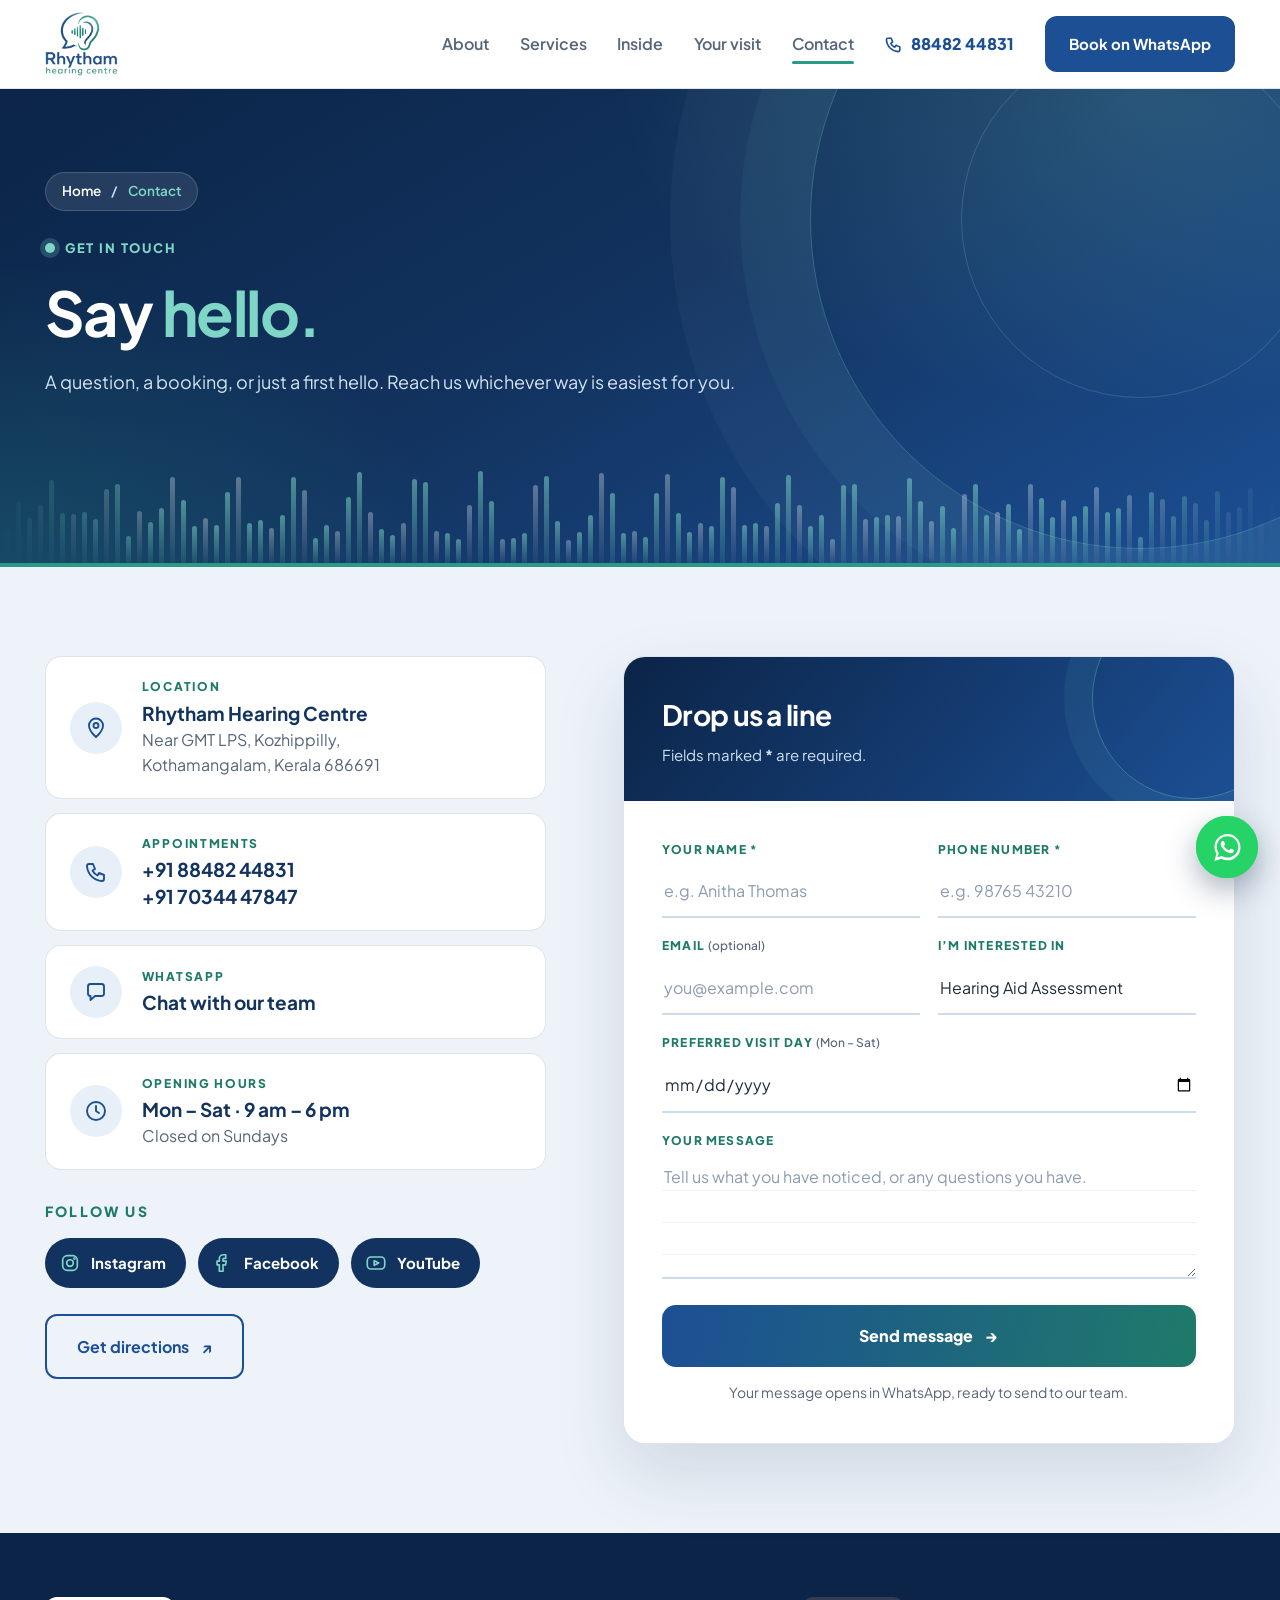
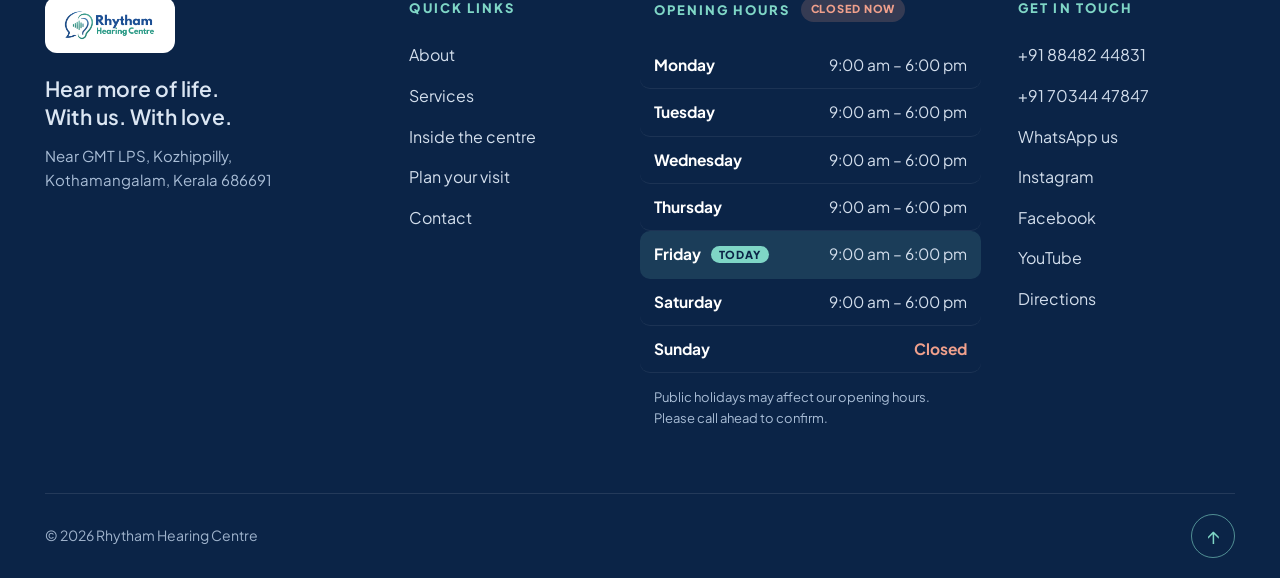
<file: contact.html>
<!doctype html>
<html lang="en">
<head>
  <meta charset="utf-8">
  <meta name="viewport" content="width=device-width, initial-scale=1, viewport-fit=cover">
  <meta name="theme-color" content="#12335f">
  <meta name="description" content="Contact Rhytham Hearing Centre, near GMT LPS, Kozhippilly, Kothamangalam. Call 8848244831 or message us on WhatsApp. Find us on Instagram, Facebook and YouTube.">
  <link rel="manifest" href="manifest.webmanifest">
  <title>Contact | Rhytham Hearing Centre</title>
  <link rel="preconnect" href="https://fonts.googleapis.com">
  <link rel="preconnect" href="https://fonts.gstatic.com" crossorigin>
  <link href="https://fonts.googleapis.com/css2?family=Plus+Jakarta+Sans:wght@400;500;600;700;800&display=swap" rel="stylesheet">
  <link rel="icon" type="image/png" href="logo-icon.png">
  <link rel="stylesheet" href="styles.css">
  <link rel="stylesheet" href="pages.css">
  <script>(function(){var d=document.documentElement;d.classList.add("js");try{if(sessionStorage.getItem("rhy-nav")==="1"){sessionStorage.removeItem("rhy-nav");d.classList.add("pt-enter")}}catch(e){}})()</script>
</head>
<body>
  <div class="page-transition" id="page-transition" aria-hidden="true">
    <p class="pt-label" id="pt-label">Contact</p>
    <div class="pt-wave"><i></i><i></i><i></i><i></i><i></i><i></i><i></i></div>
  </div>
  <a class="skip-link" href="#main">Skip to content</a>

  <header class="site-header">
    <div class="container nav-wrap">
      <a class="brand" href="index.html" aria-label="Rhytham Hearing Centre home">
        <img class="brand-logo navbar-logo" src="navbar-logo.png" alt="Rhytham Hearing Centre" width="440" height="387">
      </a>
      <button class="menu-toggle" aria-expanded="false" aria-controls="main-nav" aria-label="Open navigation"><span></span><span></span><span></span></button>
      <nav id="main-nav" class="main-nav" aria-label="Main navigation">
        <a href="about.html">About</a>
        <a href="services.html">Services</a>
        <a href="inside.html">Inside</a>
        <a href="visit.html">Your visit</a>
        <a href="contact.html" aria-current="page">Contact</a>
        <a class="nav-phone" href="tel:+918848244831">
          <svg viewBox="0 0 24 24" aria-hidden="true"><path d="M5 4h4l2 5-2.500 1.500a11 11 0 0 0 5 5L15 13l5 2v4a2 2 0 0 1-2 2A16 16 0 0 1 3 6a2 2 0 0 1 2-2Z"/></svg>
          88482 44831
        </a>
        <a class="btn btn-primary js-whatsapp" href="#" target="_blank" rel="noopener">Book on WhatsApp</a>
      </nav>
    </div>
  </header>

  <main id="main">
    <section class="page-hero" id="top">
      <div class="page-hero-rings" aria-hidden="true"></div>
      <div class="container page-hero-inner">
        <nav class="crumbs" aria-label="Breadcrumb"><a href="index.html">Home</a><span aria-hidden="true">/</span><span aria-current="page">Contact</span></nav>
        <p class="eyebrow"><span class="pill-dot"></span> Get in touch</p>
        <h1>Say <em>hello.</em></h1>
        <p class="page-hero-lead">A question, a booking, or just a first hello. Reach us whichever way is easiest for you.</p>
      </div>
      <div class="hero-eq" aria-hidden="true"></div>
    </section>

    <section class="page-section tone-sand">
      <div class="container contact-page-grid">
        <div class="reveal-me">
          <div class="c-cards">
            <div class="c-card"><span class="icon-disc" aria-hidden="true"><svg viewBox="0 0 24 24"><path d="M12 21s-7-6.200-7-11.500a7 7 0 0 1 14 0C19 14.800 12 21 12 21Z"/><circle cx="12" cy="9.500" r="2.500"/></svg></span><div><small>Location</small><strong>Rhytham Hearing Centre</strong><p>Near GMT LPS, Kozhippilly,<br>Kothamangalam, Kerala 686691</p></div></div>
            <div class="c-card"><span class="icon-disc" aria-hidden="true"><svg viewBox="0 0 24 24"><path d="M5 4h4l2 5-2.500 1.500a11 11 0 0 0 5 5L15 13l5 2v4a2 2 0 0 1-2 2A16 16 0 0 1 3 6a2 2 0 0 1 2-2Z"/></svg></span><div><small>Appointments</small><strong><a href="tel:+918848244831">+91 88482 44831</a></strong><strong><a href="tel:+917034447847">+91 70344 47847</a></strong></div></div>
            <div class="c-card"><span class="icon-disc" aria-hidden="true"><svg viewBox="0 0 24 24"><path d="M4 6.500A2.500 2.500 0 0 1 6.500 4h11A2.500 2.500 0 0 1 20 6.500v7a2.500 2.500 0 0 1-2.500 2.500H11l-4.500 4V16A2.500 2.500 0 0 1 4 13.500Z"/></svg></span><div><small>WhatsApp</small><strong><a class="js-whatsapp" href="#" target="_blank" rel="noopener">Chat with our team</a></strong></div></div>
            <div class="c-card"><span class="icon-disc" aria-hidden="true"><svg viewBox="0 0 24 24"><circle cx="12" cy="12" r="9"/><path d="M12 7v5l3 2"/></svg></span><div><small>Opening hours</small><strong>Mon – Sat · 9 am – 6 pm</strong><p>Closed on Sundays</p></div></div>
          </div>
          <div class="c-socials">
            <h3>Follow us</h3>
            <div class="c-social-row">
              <a class="c-social" href="https://instagram.com/rhythamhearingcentre" target="_blank" rel="noopener"><svg viewBox="0 0 24 24" aria-hidden="true"><rect x="4" y="4" width="16" height="16" rx="5"/><circle cx="12" cy="12" r="3.600"/><circle cx="16.800" cy="7.200" r=".6"/></svg>Instagram</a>
              <a class="c-social" href="https://www.facebook.com/rhythamhearing" target="_blank" rel="noopener"><svg viewBox="0 0 24 24" aria-hidden="true"><path d="M15 3h-2.500A4.500 4.500 0 0 0 8 7.500V10H5.500v4H8v7h4v-7h2.800l.7-4H12V7.800c0-.5.4-.8.9-.8H15V3Z"/></svg>Facebook</a>
              <a class="c-social" href="https://www.youtube.com/@RhythamHearing" target="_blank" rel="noopener"><svg viewBox="0 0 24 24" aria-hidden="true"><rect x="2.500" y="5.500" width="19" height="13" rx="4"/><path d="m10 9.500 5 2.500-5 2.500Z"/></svg>YouTube</a>
            </div>
          </div>
          <a class="btn btn-outline btn-lg c-directions" href="https://www.google.com/maps/search/?api=1&amp;query=Rhytham+Hearing+Centre+Kozhippilly+Kothamangalam+686691" target="_blank" rel="noopener">Get directions <span aria-hidden="true">↗</span></a>
        </div>

        <div class="msg-card reveal-me">
          <div class="msg-top">
            <h3>Drop us a line</h3>
            <p>Fields marked <b aria-hidden="true">*</b> are required.</p>
          </div>
          <div class="msg-body">
            <form id="contact-form" novalidate>
              <div class="field-row">
                <div class="field">
                  <label for="cf-name">Your name <b aria-hidden="true">*</b></label>
                  <input id="cf-name" name="name" type="text" autocomplete="name" placeholder="e.g. Anitha Thomas" required>
                  <span class="err" aria-live="polite"></span>
                </div>
                <div class="field">
                  <label for="cf-phone">Phone number <b aria-hidden="true">*</b></label>
                  <input id="cf-phone" name="phone" type="tel" inputmode="tel" autocomplete="tel" placeholder="e.g. 98765 43210" required>
                  <span class="err" aria-live="polite"></span>
                </div>
              </div>
              <div class="field-row">
                <div class="field">
                  <label for="cf-email">Email <span class="opt">(optional)</span></label>
                  <input id="cf-email" name="email" type="email" autocomplete="email" placeholder="you@example.com">
                  <span class="err" aria-live="polite"></span>
                </div>
                <div class="field">
                  <label for="cf-service">I’m interested in</label>
                  <select id="cf-service" name="service">
                    <option>Hearing Aid Assessment</option>
                    <option>Hearing Aid Consultation</option>
                    <option>Hearing Aid Fitting &amp; Verification</option>
                    <option>Hearing Aid Repair &amp; Maintenance</option>
                    <option>Tinnitus Evaluation &amp; Management</option>
                    <option>Vestibular Assessment &amp; Rehabilitation</option>
                    <option>Counselling &amp; Follow-up</option>
                    <option>Not sure yet</option>
                  </select>
                </div>
              </div>
              <div class="field">
                <label for="cf-date">Preferred visit day <span class="opt">(Mon – Sat)</span></label>
                <input id="cf-date" name="date" type="date">
                <span class="err" aria-live="polite"></span>
              </div>
              <div class="field">
                <label for="cf-msg">Your message</label>
                <textarea id="cf-msg" name="message" rows="3" placeholder="Tell us what you have noticed, or any questions you have."></textarea>
              </div>
              <button class="msg-send" type="submit">Send message <span aria-hidden="true">→</span></button>
              <p class="form-note" id="form-note">Your message opens in WhatsApp, ready to send to our team.</p>
            </form>
            <div class="form-done" id="form-done" hidden>
              <span class="done-ico" aria-hidden="true"><svg viewBox="0 0 24 24"><path d="m5 12.500 4.500 4.500L19 7.500"/></svg></span>
              <h3>Thank you!</h3>
              <p>We have received your details. We will call you back to confirm a time.</p>
              <button type="button" class="link-arrow" id="form-reset">Send another message</button>
            </div>
          </div>
        </div>
      </div>
    </section>
  </main>

  <a class="wa-float js-whatsapp" href="#" target="_blank" rel="noopener" aria-label="Chat on WhatsApp">
    <svg viewBox="0 0 32 32" aria-hidden="true"><path fill="currentColor" d="M16 3C9 3 3.400 8.600 3.400 15.500c0 2.400.7 4.700 1.900 6.600L3.200 29l7.100-2.100c1.800 1 3.800 1.500 5.700 1.500 7 0 12.600-5.600 12.600-12.500S23 3 16 3zm0 22.800c-1.800 0-3.600-.5-5.100-1.400l-.4-.2-4.200 1.200 1.300-4-.3-.4c-1.100-1.600-1.700-3.500-1.700-5.500C5.600 9.700 10.200 5.200 16 5.200s10.400 4.500 10.400 10.300S21.700 25.800 16 25.800zm5.700-7.700c-.3-.2-1.900-.9-2.200-1-.3-.1-.5-.2-.7.200-.2.300-.8 1-1 1.200-.2.200-.4.200-.7.100-.3-.2-1.400-.5-2.600-1.600-1-.9-1.600-1.900-1.800-2.200-.2-.3 0-.5.100-.7.100-.1.300-.4.500-.5.200-.2.200-.3.300-.5.100-.2.100-.4 0-.5-.1-.2-.7-1.700-1-2.300-.3-.6-.5-.5-.7-.5h-.6c-.2 0-.5.100-.8.400-.3.300-1.100 1.100-1.100 2.600s1.100 3 1.300 3.200c.2.200 2.200 3.400 5.300 4.700.7.300 1.300.5 1.800.7.700.2 1.400.2 2 .1.600-.1 1.900-.8 2.200-1.500.3-.7.300-1.400.2-1.500-.1-.1-.3-.2-.6-.3z"/></svg>
  </a>

  <footer class="site-footer">
    <div class="container footer-main">
      <div class="footer-col footer-about">
        <a class="footer-brand" href="#top" aria-label="Back to top"><img class="brand-logo" src="logo.png" alt="Rhytham Hearing centre – Speech, Hearing, Balance" width="315" height="105"></a>
        <p class="footer-tag">Hear more of life.<br>With us. With love.</p>
        <p class="footer-addr">Near GMT LPS, Kozhippilly,<br>Kothamangalam, Kerala 686691</p>
      </div>

      <div class="footer-col">
        <h4>Quick links</h4>
        <ul class="footer-links">
          <li><a href="about.html">About</a></li>
          <li><a href="services.html">Services</a></li>
          <li><a href="inside.html">Inside the centre</a></li>
          <li><a href="visit.html">Plan your visit</a></li>
          <li><a href="contact.html">Contact</a></li>
        </ul>
      </div>

      <div class="footer-col footer-hours">
        <h4>Opening hours <span class="open-badge" id="open-badge" hidden></span></h4>
        <ul class="hours" id="hours">
          <li data-day="1"><span>Monday</span><span>9:00 am – 6:00 pm</span></li>
          <li data-day="2"><span>Tuesday</span><span>9:00 am – 6:00 pm</span></li>
          <li data-day="3"><span>Wednesday</span><span>9:00 am – 6:00 pm</span></li>
          <li data-day="4"><span>Thursday</span><span>9:00 am – 6:00 pm</span></li>
          <li data-day="5"><span>Friday</span><span>9:00 am – 6:00 pm</span></li>
          <li data-day="6"><span>Saturday</span><span>9:00 am – 6:00 pm</span></li>
          <li data-day="0" class="closed"><span>Sunday</span><span>Closed</span></li>
        </ul>
        <p class="hours-note">Public holidays may affect our opening hours. Please call ahead to confirm.</p>
      </div>

      <div class="footer-col">
        <h4>Get in touch</h4>
        <ul class="footer-links">
          <li><a href="tel:+918848244831">+91 88482 44831</a></li>
          <li><a href="tel:+917034447847">+91 70344 47847</a></li>
          <li><a class="js-whatsapp" href="#" target="_blank" rel="noopener">WhatsApp us</a></li>
          <li><a href="https://instagram.com/rhythamhearingcentre" target="_blank" rel="noopener">Instagram</a></li>
          <li><a href="https://www.facebook.com/rhythamhearing" target="_blank" rel="noopener">Facebook</a></li>
          <li><a href="https://www.youtube.com/@RhythamHearing" target="_blank" rel="noopener">YouTube</a></li>
          <li><a href="https://www.google.com/maps/search/?api=1&amp;query=Rhytham+Hearing+Centre+Kozhippilly+Kothamangalam+686691" target="_blank" rel="noopener">Directions</a></li>
        </ul>
      </div>
    </div>
    <div class="container footer-bottom">
      <span>© <span id="year"></span> Rhytham Hearing Centre</span>
      <a class="footer-top" href="#top" aria-label="Back to top">↑</a>
    </div>
  </footer>
  <script src="script.js"></script>
</body>
</html>
</file>
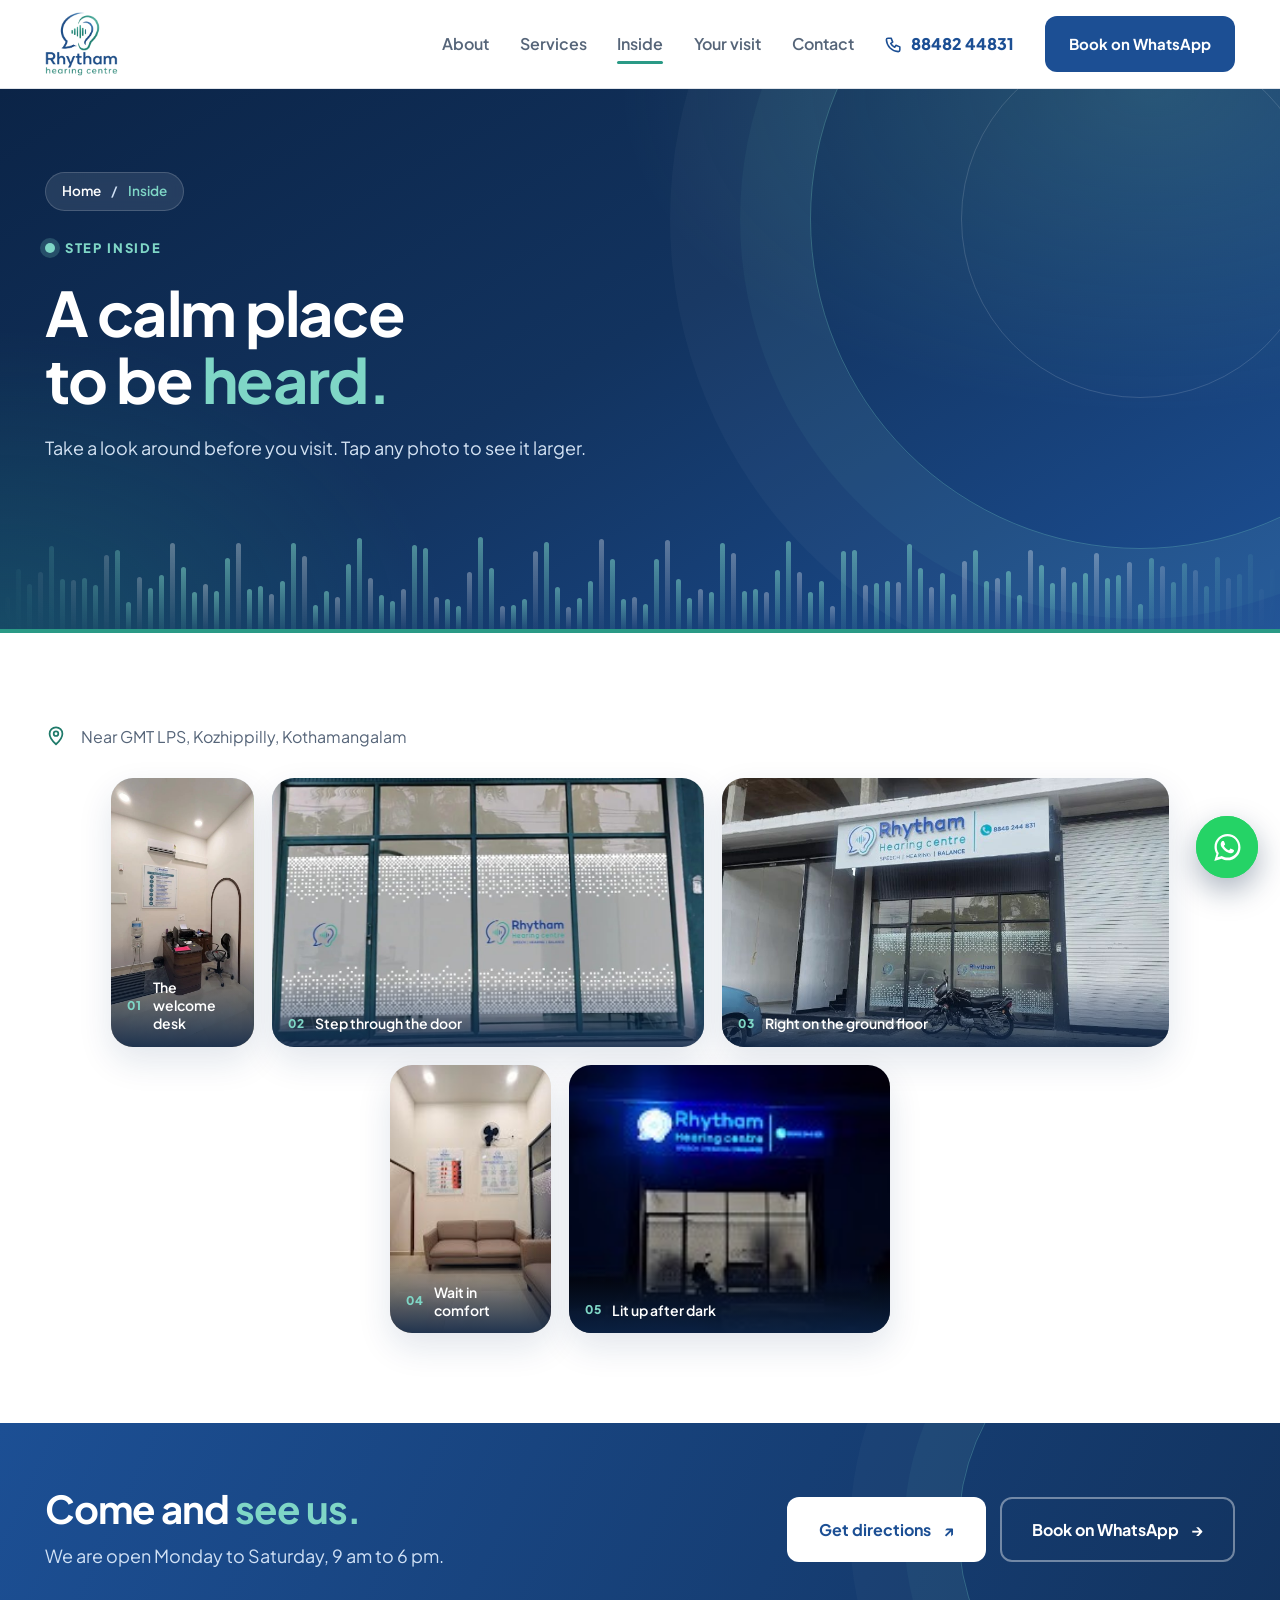
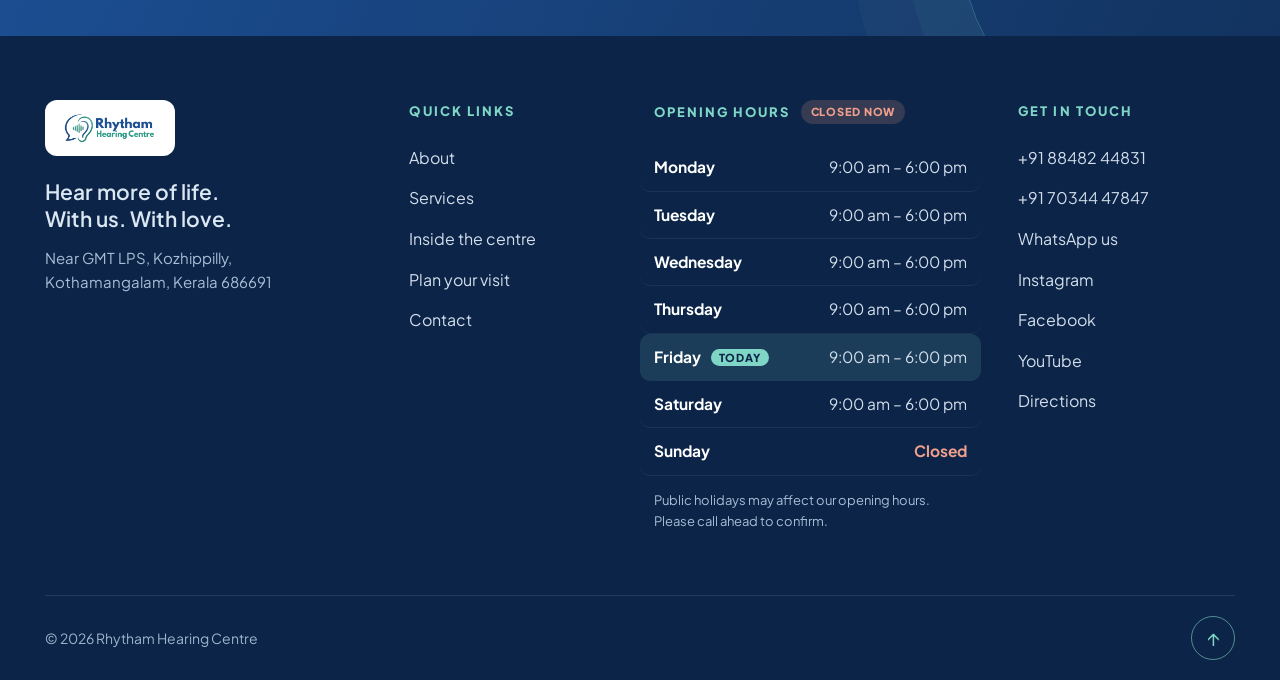
<file: inside.html>
<!doctype html>
<html lang="en">
<head>
  <meta charset="utf-8">
  <meta name="viewport" content="width=device-width, initial-scale=1, viewport-fit=cover">
  <meta name="theme-color" content="#12335f">
  <meta name="description" content="Take a look inside Rhytham Hearing Centre in Kozhippilly, Kothamangalam: reception, waiting area and entrance.">
  <link rel="manifest" href="manifest.webmanifest">
  <title>Inside the centre | Rhytham Hearing Centre</title>
  <link rel="preconnect" href="https://fonts.googleapis.com">
  <link rel="preconnect" href="https://fonts.gstatic.com" crossorigin>
  <link href="https://fonts.googleapis.com/css2?family=Plus+Jakarta+Sans:wght@400;500;600;700;800&display=swap" rel="stylesheet">
  <link rel="icon" type="image/png" href="logo-icon.png">
  <link rel="stylesheet" href="styles.css">
  <link rel="stylesheet" href="pages.css">
  <script>(function(){var d=document.documentElement;d.classList.add("js");try{if(sessionStorage.getItem("rhy-nav")==="1"){sessionStorage.removeItem("rhy-nav");d.classList.add("pt-enter")}}catch(e){}})()</script>
</head>
<body>
  <div class="page-transition" id="page-transition" aria-hidden="true">
    <p class="pt-label" id="pt-label">Inside</p>
    <div class="pt-wave"><i></i><i></i><i></i><i></i><i></i><i></i><i></i></div>
  </div>
  <a class="skip-link" href="#main">Skip to content</a>

  <header class="site-header">
    <div class="container nav-wrap">
      <a class="brand" href="index.html" aria-label="Rhytham Hearing Centre home">
        <img class="brand-logo navbar-logo" src="navbar-logo.png" alt="Rhytham Hearing Centre" width="440" height="387">
      </a>
      <button class="menu-toggle" aria-expanded="false" aria-controls="main-nav" aria-label="Open navigation"><span></span><span></span><span></span></button>
      <nav id="main-nav" class="main-nav" aria-label="Main navigation">
        <a href="about.html">About</a>
        <a href="services.html">Services</a>
        <a href="inside.html" aria-current="page">Inside</a>
        <a href="visit.html">Your visit</a>
        <a href="contact.html">Contact</a>
        <a class="nav-phone" href="tel:+918848244831">
          <svg viewBox="0 0 24 24" aria-hidden="true"><path d="M5 4h4l2 5-2.500 1.500a11 11 0 0 0 5 5L15 13l5 2v4a2 2 0 0 1-2 2A16 16 0 0 1 3 6a2 2 0 0 1 2-2Z"/></svg>
          88482 44831
        </a>
        <a class="btn btn-primary js-whatsapp" href="#" target="_blank" rel="noopener">Book on WhatsApp</a>
      </nav>
    </div>
  </header>

  <main id="main">
    <section class="page-hero" id="top">
      <div class="page-hero-rings" aria-hidden="true"></div>
      <div class="container page-hero-inner">
        <nav class="crumbs" aria-label="Breadcrumb"><a href="index.html">Home</a><span aria-hidden="true">/</span><span aria-current="page">Inside</span></nav>
        <p class="eyebrow"><span class="pill-dot"></span> Step inside</p>
        <h1>A calm place<br>to be <em>heard.</em></h1>
        <p class="page-hero-lead">Take a look around before you visit. Tap any photo to see it larger.</p>
      </div>
      <div class="hero-eq" aria-hidden="true"></div>
    </section>

    <section class="page-section tone-white">
      <div class="container">
        <p class="inside-note reveal-me"><svg viewBox="0 0 24 24" aria-hidden="true"><path d="M12 21s-7-6.200-7-11.500a7 7 0 0 1 14 0C19 14.800 12 21 12 21Z"/><circle cx="12" cy="9.500" r="2.500"/></svg> Near GMT LPS, Kozhippilly, Kothamangalam</p>
        <div class="photo-wall">
          <figure class="photo-tile reveal-me" style="--r:0.531"><img src="images/reception.jpg" alt="Reception desk and scope of service board inside the centre" width="542" height="1020" loading="lazy"><figcaption><b>01</b>The welcome desk</figcaption></figure>
          <figure class="photo-tile reveal-me" style="--r:1.607"><img src="images/doors.jpg" alt="Glass entrance with the Rhytham logo" width="940" height="585" loading="lazy"><figcaption><b>02</b>Step through the door</figcaption></figure>
          <figure class="photo-tile reveal-me" style="--r:1.663"><img src="images/exterior.jpg" alt="Front of the building with the Rhytham Hearing Centre signboard" width="765" height="460" loading="lazy"><figcaption><b>03</b>Right on the ground floor</figcaption></figure>
          <figure class="photo-tile reveal-me" style="--r:0.6"><img src="images/waiting.jpg" alt="Waiting area with a sofa" width="141" height="235" loading="lazy"><figcaption><b>04</b>Wait in comfort</figcaption></figure>
          <figure class="photo-tile reveal-me" style="--r:1.195"><img src="images/night.jpg" alt="Signboard lit up at night" width="141" height="118" loading="lazy"><figcaption><b>05</b>Lit up after dark</figcaption></figure>
        </div>
      </div>
    </section>

    <section class="cta-band">
      <div class="container cta-inner">
        <div>
          <h2>Come and <em>see us.</em></h2>
          <p>We are open Monday to Saturday, 9 am to 6 pm.</p>
        </div>
        <div class="cta-actions">
          <a class="btn btn-light btn-lg" href="https://www.google.com/maps/search/?api=1&amp;query=Rhytham+Hearing+Centre+Kozhippilly+Kothamangalam+686691" target="_blank" rel="noopener">Get directions <span aria-hidden="true">↗</span></a>
          <a class="btn btn-line btn-lg js-whatsapp" href="#" target="_blank" rel="noopener">Book on WhatsApp <span aria-hidden="true">→</span></a>
        </div>
      </div>
    </section>
  </main>

  <a class="wa-float js-whatsapp" href="#" target="_blank" rel="noopener" aria-label="Chat on WhatsApp">
    <svg viewBox="0 0 32 32" aria-hidden="true"><path fill="currentColor" d="M16 3C9 3 3.400 8.600 3.400 15.500c0 2.400.7 4.700 1.900 6.600L3.200 29l7.100-2.100c1.800 1 3.800 1.500 5.700 1.500 7 0 12.600-5.600 12.600-12.500S23 3 16 3zm0 22.800c-1.800 0-3.600-.5-5.100-1.400l-.4-.2-4.200 1.200 1.300-4-.3-.4c-1.100-1.600-1.700-3.500-1.700-5.500C5.600 9.700 10.200 5.200 16 5.200s10.400 4.500 10.400 10.300S21.700 25.800 16 25.800zm5.700-7.700c-.3-.2-1.900-.9-2.200-1-.3-.1-.5-.2-.7.200-.2.300-.8 1-1 1.200-.2.200-.4.200-.7.100-.3-.2-1.400-.5-2.600-1.600-1-.9-1.600-1.900-1.800-2.200-.2-.3 0-.5.100-.7.100-.1.300-.4.500-.5.200-.2.200-.3.300-.5.100-.2.100-.4 0-.5-.1-.2-.7-1.700-1-2.300-.3-.6-.5-.5-.7-.5h-.6c-.2 0-.5.100-.8.400-.3.300-1.100 1.100-1.100 2.600s1.100 3 1.300 3.200c.2.200 2.200 3.400 5.300 4.700.7.300 1.300.5 1.800.7.700.2 1.400.2 2 .1.600-.1 1.900-.8 2.200-1.500.3-.7.300-1.400.2-1.500-.1-.1-.3-.2-.6-.3z"/></svg>
  </a>

  <footer class="site-footer">
    <div class="container footer-main">
      <div class="footer-col footer-about">
        <a class="footer-brand" href="#top" aria-label="Back to top"><img class="brand-logo" src="logo.png" alt="Rhytham Hearing centre – Speech, Hearing, Balance" width="315" height="105"></a>
        <p class="footer-tag">Hear more of life.<br>With us. With love.</p>
        <p class="footer-addr">Near GMT LPS, Kozhippilly,<br>Kothamangalam, Kerala 686691</p>
      </div>

      <div class="footer-col">
        <h4>Quick links</h4>
        <ul class="footer-links">
          <li><a href="about.html">About</a></li>
          <li><a href="services.html">Services</a></li>
          <li><a href="inside.html">Inside the centre</a></li>
          <li><a href="visit.html">Plan your visit</a></li>
          <li><a href="contact.html">Contact</a></li>
        </ul>
      </div>

      <div class="footer-col footer-hours">
        <h4>Opening hours <span class="open-badge" id="open-badge" hidden></span></h4>
        <ul class="hours" id="hours">
          <li data-day="1"><span>Monday</span><span>9:00 am – 6:00 pm</span></li>
          <li data-day="2"><span>Tuesday</span><span>9:00 am – 6:00 pm</span></li>
          <li data-day="3"><span>Wednesday</span><span>9:00 am – 6:00 pm</span></li>
          <li data-day="4"><span>Thursday</span><span>9:00 am – 6:00 pm</span></li>
          <li data-day="5"><span>Friday</span><span>9:00 am – 6:00 pm</span></li>
          <li data-day="6"><span>Saturday</span><span>9:00 am – 6:00 pm</span></li>
          <li data-day="0" class="closed"><span>Sunday</span><span>Closed</span></li>
        </ul>
        <p class="hours-note">Public holidays may affect our opening hours. Please call ahead to confirm.</p>
      </div>

      <div class="footer-col">
        <h4>Get in touch</h4>
        <ul class="footer-links">
          <li><a href="tel:+918848244831">+91 88482 44831</a></li>
          <li><a href="tel:+917034447847">+91 70344 47847</a></li>
          <li><a class="js-whatsapp" href="#" target="_blank" rel="noopener">WhatsApp us</a></li>
          <li><a href="https://instagram.com/rhythamhearingcentre" target="_blank" rel="noopener">Instagram</a></li>
          <li><a href="https://www.facebook.com/rhythamhearing" target="_blank" rel="noopener">Facebook</a></li>
          <li><a href="https://www.youtube.com/@RhythamHearing" target="_blank" rel="noopener">YouTube</a></li>
          <li><a href="https://www.google.com/maps/search/?api=1&amp;query=Rhytham+Hearing+Centre+Kozhippilly+Kothamangalam+686691" target="_blank" rel="noopener">Directions</a></li>
        </ul>
      </div>
    </div>
    <div class="container footer-bottom">
      <span>© <span id="year"></span> Rhytham Hearing Centre</span>
      <a class="footer-top" href="#top" aria-label="Back to top">↑</a>
    </div>
  </footer>
  <div class="lightbox" id="lightbox" hidden><button class="lb-close" type="button" aria-label="Close photo">×</button><figure><img id="lb-img" alt=""><figcaption id="lb-cap"></figcaption></figure></div>
  <script src="script.js"></script>
</body>
</html>
</file>
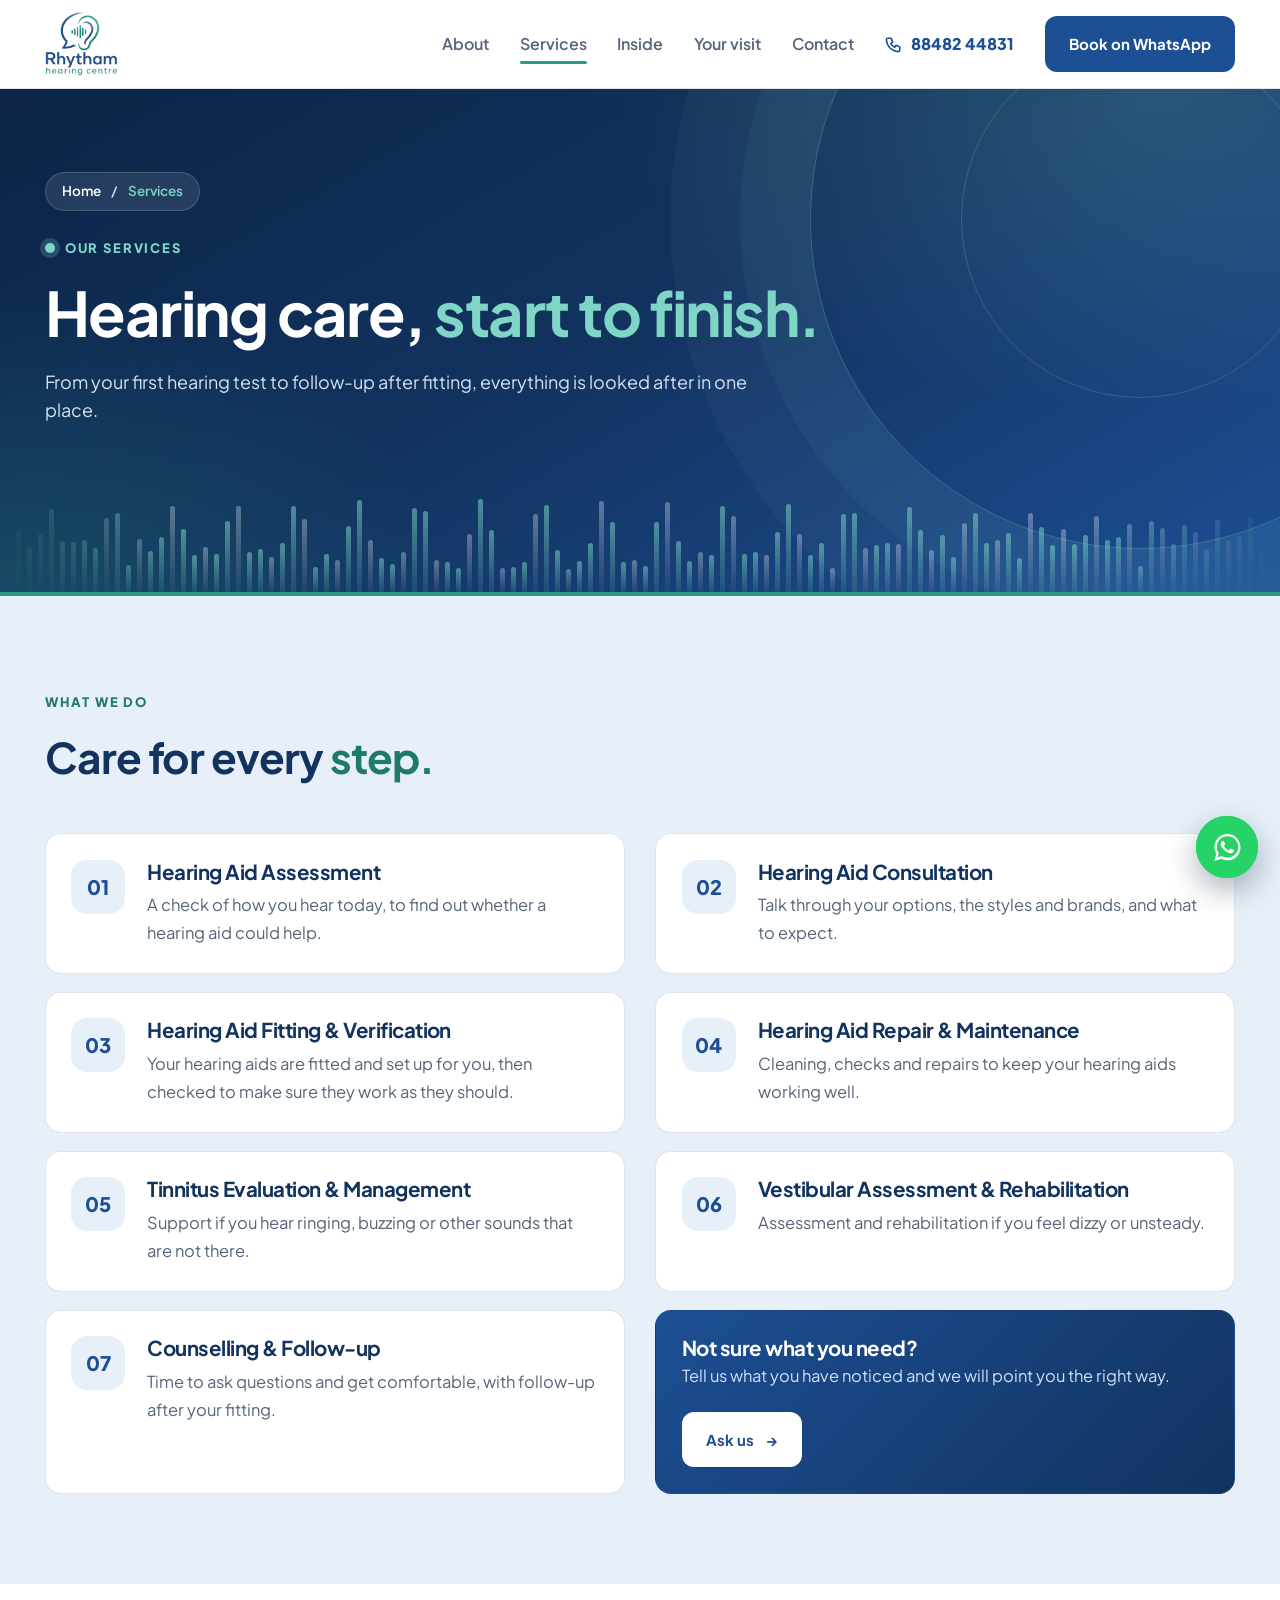
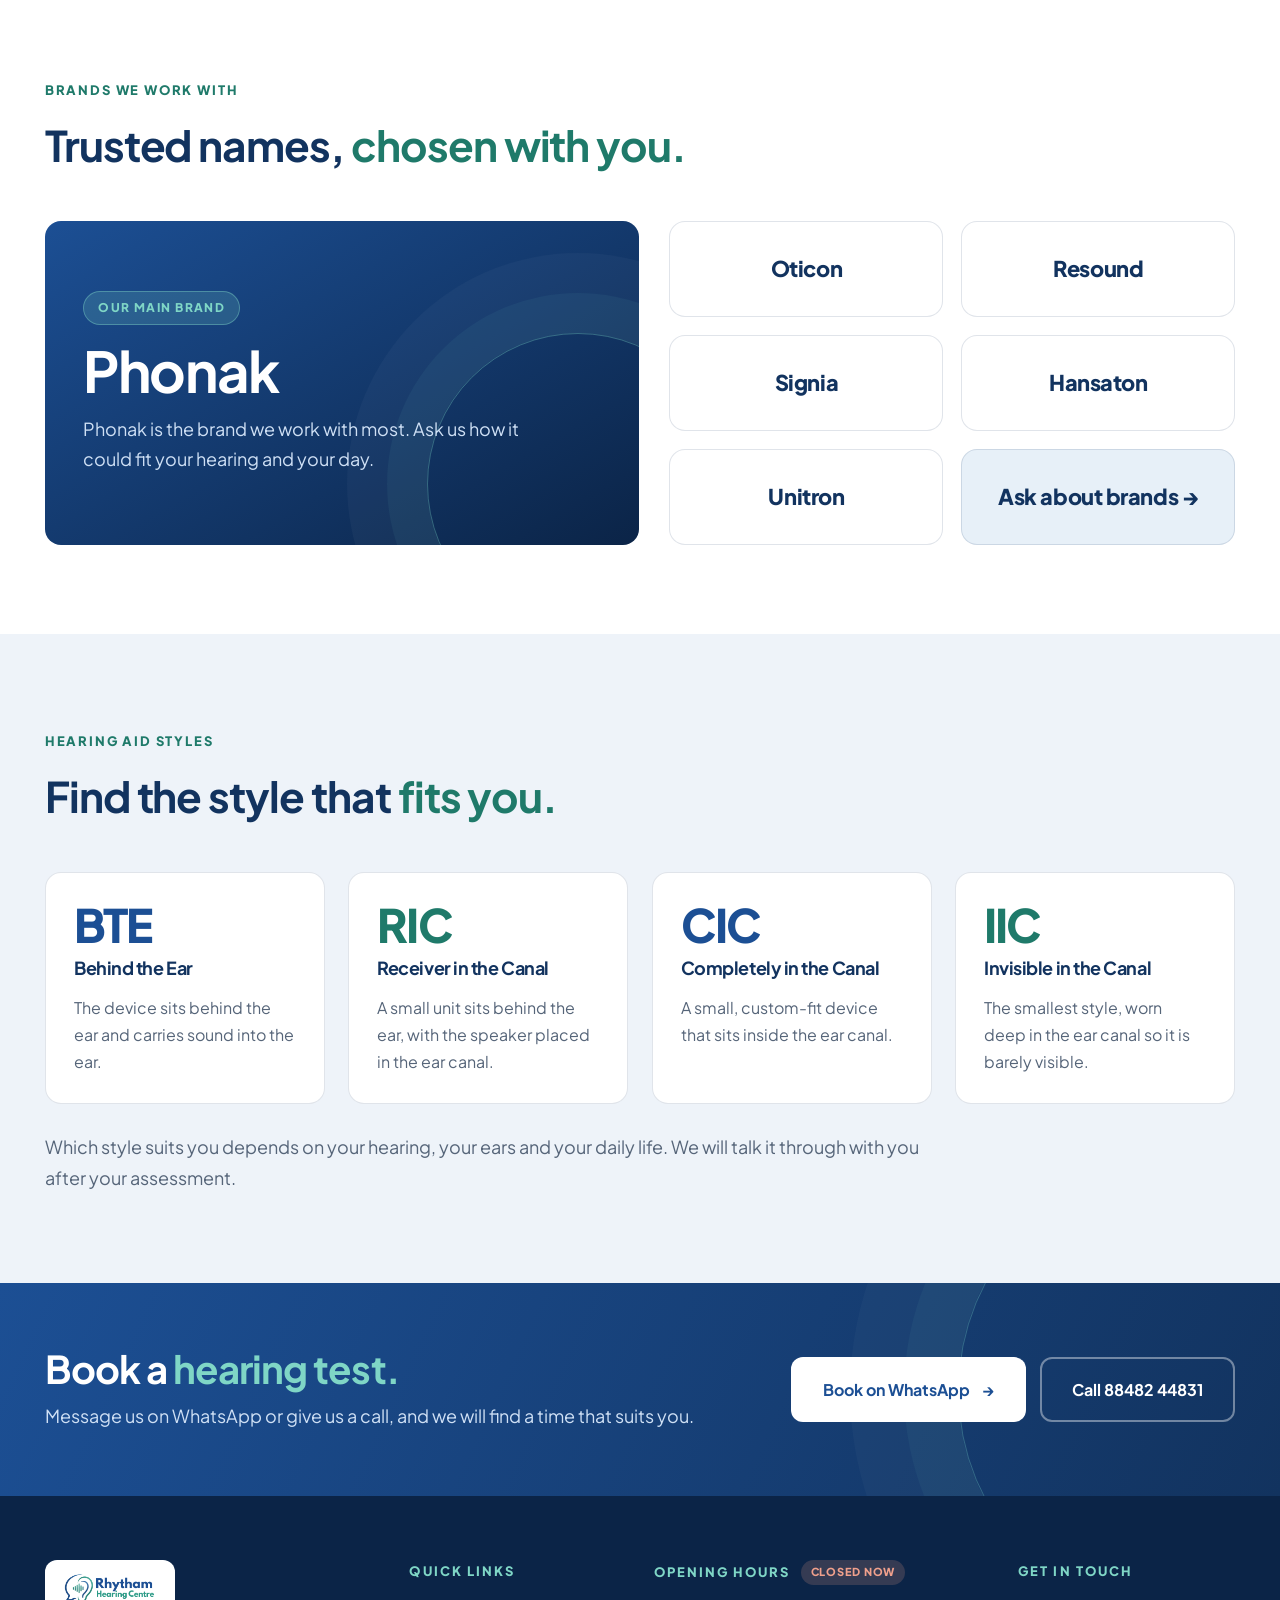
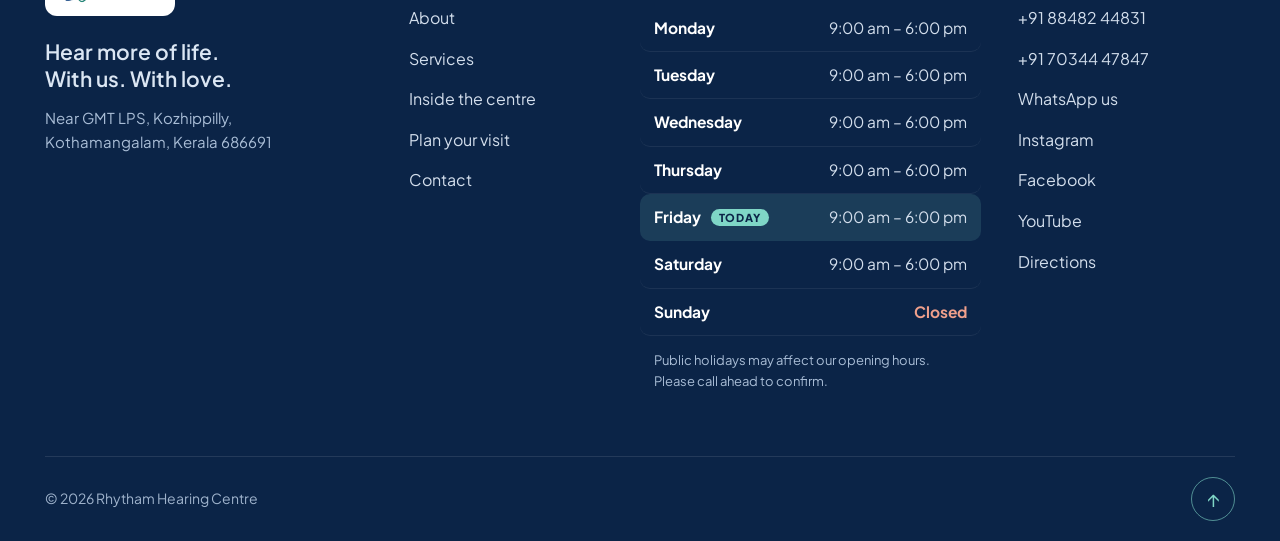
<file: services.html>
<!doctype html>
<html lang="en">
<head>
  <meta charset="utf-8">
  <meta name="viewport" content="width=device-width, initial-scale=1, viewport-fit=cover">
  <meta name="theme-color" content="#12335f">
  <meta name="description" content="Hearing tests, hearing aid assessment, fitting, repair, tinnitus and vestibular services at Rhytham Hearing Centre, Kothamangalam. Phonak, Oticon, Resound, Signia, Hansaton and Unitron.">
  <link rel="manifest" href="manifest.webmanifest">
  <title>Services | Rhytham Hearing Centre</title>
  <link rel="preconnect" href="https://fonts.googleapis.com">
  <link rel="preconnect" href="https://fonts.gstatic.com" crossorigin>
  <link href="https://fonts.googleapis.com/css2?family=Plus+Jakarta+Sans:wght@400;500;600;700;800&display=swap" rel="stylesheet">
  <link rel="icon" type="image/png" href="logo-icon.png">
  <link rel="stylesheet" href="styles.css">
  <link rel="stylesheet" href="pages.css">
  <script>(function(){var d=document.documentElement;d.classList.add("js");try{if(sessionStorage.getItem("rhy-nav")==="1"){sessionStorage.removeItem("rhy-nav");d.classList.add("pt-enter")}}catch(e){}})()</script>
</head>
<body>
  <div class="page-transition" id="page-transition" aria-hidden="true">
    <p class="pt-label" id="pt-label">Services</p>
    <div class="pt-wave"><i></i><i></i><i></i><i></i><i></i><i></i><i></i></div>
  </div>
  <a class="skip-link" href="#main">Skip to content</a>

  <header class="site-header">
    <div class="container nav-wrap">
      <a class="brand" href="index.html" aria-label="Rhytham Hearing Centre home">
        <img class="brand-logo navbar-logo" src="navbar-logo.png" alt="Rhytham Hearing Centre" width="440" height="387">
      </a>
      <button class="menu-toggle" aria-expanded="false" aria-controls="main-nav" aria-label="Open navigation"><span></span><span></span><span></span></button>
      <nav id="main-nav" class="main-nav" aria-label="Main navigation">
        <a href="about.html">About</a>
        <a href="services.html" aria-current="page">Services</a>
        <a href="inside.html">Inside</a>
        <a href="visit.html">Your visit</a>
        <a href="contact.html">Contact</a>
        <a class="nav-phone" href="tel:+918848244831">
          <svg viewBox="0 0 24 24" aria-hidden="true"><path d="M5 4h4l2 5-2.500 1.500a11 11 0 0 0 5 5L15 13l5 2v4a2 2 0 0 1-2 2A16 16 0 0 1 3 6a2 2 0 0 1 2-2Z"/></svg>
          88482 44831
        </a>
        <a class="btn btn-primary js-whatsapp" href="#" target="_blank" rel="noopener">Book on WhatsApp</a>
      </nav>
    </div>
  </header>

  <main id="main">
    <section class="page-hero" id="top">
      <div class="page-hero-rings" aria-hidden="true"></div>
      <div class="container page-hero-inner">
        <nav class="crumbs" aria-label="Breadcrumb"><a href="index.html">Home</a><span aria-hidden="true">/</span><span aria-current="page">Services</span></nav>
        <p class="eyebrow"><span class="pill-dot"></span> Our services</p>
        <h1>Hearing care, <em>start to finish.</em></h1>
        <p class="page-hero-lead">From your first hearing test to follow-up after fitting, everything is looked after in one place.</p>
      </div>
      <div class="hero-eq" aria-hidden="true"></div>
    </section>

    <section class="page-section tone-mist">
      <div class="container">
        <div class="page-head reveal-me">
          <p class="eyebrow">What we do</p>
          <h2>Care for every <em>step.</em></h2>
        </div>
        <div class="svc-grid">
          <article class="svc-row reveal-me"><span class="icon-disc" aria-hidden="true">01</span><div><h3>Hearing Aid Assessment</h3><p>A check of how you hear today, to find out whether a hearing aid could help.</p></div></article>
          <article class="svc-row reveal-me"><span class="icon-disc" aria-hidden="true">02</span><div><h3>Hearing Aid Consultation</h3><p>Talk through your options, the styles and brands, and what to expect.</p></div></article>
          <article class="svc-row reveal-me"><span class="icon-disc" aria-hidden="true">03</span><div><h3>Hearing Aid Fitting &amp; Verification</h3><p>Your hearing aids are fitted and set up for you, then checked to make sure they work as they should.</p></div></article>
          <article class="svc-row reveal-me"><span class="icon-disc" aria-hidden="true">04</span><div><h3>Hearing Aid Repair &amp; Maintenance</h3><p>Cleaning, checks and repairs to keep your hearing aids working well.</p></div></article>
          <article class="svc-row reveal-me"><span class="icon-disc" aria-hidden="true">05</span><div><h3>Tinnitus Evaluation &amp; Management</h3><p>Support if you hear ringing, buzzing or other sounds that are not there.</p></div></article>
          <article class="svc-row reveal-me"><span class="icon-disc" aria-hidden="true">06</span><div><h3>Vestibular Assessment &amp; Rehabilitation</h3><p>Assessment and rehabilitation if you feel dizzy or unsteady.</p></div></article>
          <article class="svc-row reveal-me"><span class="icon-disc" aria-hidden="true">07</span><div><h3>Counselling &amp; Follow-up</h3><p>Time to ask questions and get comfortable, with follow-up after your fitting.</p></div></article>
          <article class="svc-row svc-help reveal-me"><div><h3>Not sure what you need?</h3><p>Tell us what you have noticed and we will point you the right way.</p></div><a class="btn btn-light js-whatsapp" href="#" target="_blank" rel="noopener">Ask us <span aria-hidden="true">→</span></a></article>
        </div>
      </div>
    </section>

    <section class="page-section tone-white">
      <div class="container">
        <div class="page-head reveal-me">
          <p class="eyebrow">Brands we work with</p>
          <h2>Trusted names, <em>chosen with you.</em></h2>
        </div>
        <div class="brand-split">
          <article class="brand-main reveal-me"><span class="brand-tag">Our main brand</span><h3>Phonak</h3><p>Phonak is the brand we work with most. Ask us how it could fit your hearing and your day.</p></article>
          <div class="brand-chips reveal-me"><span class="brand-chip">Oticon</span><span class="brand-chip">Resound</span><span class="brand-chip">Signia</span><span class="brand-chip">Hansaton</span><span class="brand-chip">Unitron</span><a class="brand-chip js-whatsapp" href="#" target="_blank" rel="noopener" style="background:var(--mist)">Ask about brands →</a></div>
        </div>
      </div>
    </section>

    <section class="page-section tone-sand">
      <div class="container">
        <div class="page-head reveal-me">
          <p class="eyebrow">Hearing aid styles</p>
          <h2>Find the style that <em>fits you.</em></h2>
        </div>
        <div class="type-grid">
          <article class="type-card reveal-me"><span class="type-abbr">BTE</span><h3>Behind the Ear</h3><p>The device sits behind the ear and carries sound into the ear.</p></article>
          <article class="type-card reveal-me"><span class="type-abbr">RIC</span><h3>Receiver in the Canal</h3><p>A small unit sits behind the ear, with the speaker placed in the ear canal.</p></article>
          <article class="type-card reveal-me"><span class="type-abbr">CIC</span><h3>Completely in the Canal</h3><p>A small, custom-fit device that sits inside the ear canal.</p></article>
          <article class="type-card reveal-me"><span class="type-abbr">IIC</span><h3>Invisible in the Canal</h3><p>The smallest style, worn deep in the ear canal so it is barely visible.</p></article>
        </div>
        <p class="type-note reveal-me">Which style suits you depends on your hearing, your ears and your daily life. We will talk it through with you after your assessment.</p>
      </div>
    </section>

    <section class="cta-band">
      <div class="container cta-inner">
        <div>
          <h2>Book a <em>hearing test.</em></h2>
          <p>Message us on WhatsApp or give us a call, and we will find a time that suits you.</p>
        </div>
        <div class="cta-actions">
          <a class="btn btn-light btn-lg js-whatsapp" href="#" target="_blank" rel="noopener">Book on WhatsApp <span aria-hidden="true">→</span></a>
          <a class="btn btn-line btn-lg" href="tel:+918848244831">Call 88482 44831</a>
        </div>
      </div>
    </section>
  </main>

  <a class="wa-float js-whatsapp" href="#" target="_blank" rel="noopener" aria-label="Chat on WhatsApp">
    <svg viewBox="0 0 32 32" aria-hidden="true"><path fill="currentColor" d="M16 3C9 3 3.400 8.600 3.400 15.500c0 2.400.7 4.700 1.900 6.600L3.200 29l7.100-2.100c1.800 1 3.800 1.500 5.700 1.500 7 0 12.600-5.600 12.600-12.500S23 3 16 3zm0 22.800c-1.800 0-3.600-.5-5.100-1.400l-.4-.2-4.200 1.200 1.300-4-.3-.4c-1.100-1.600-1.700-3.500-1.700-5.500C5.600 9.700 10.200 5.200 16 5.200s10.400 4.500 10.400 10.300S21.700 25.800 16 25.800zm5.700-7.700c-.3-.2-1.900-.9-2.200-1-.3-.1-.5-.2-.7.200-.2.300-.8 1-1 1.200-.2.200-.4.200-.7.100-.3-.2-1.400-.5-2.600-1.600-1-.9-1.600-1.900-1.800-2.200-.2-.3 0-.5.100-.7.100-.1.300-.4.500-.5.200-.2.200-.3.300-.5.100-.2.100-.4 0-.5-.1-.2-.7-1.700-1-2.300-.3-.6-.5-.5-.7-.5h-.6c-.2 0-.5.100-.8.400-.3.300-1.100 1.100-1.100 2.600s1.100 3 1.300 3.200c.2.200 2.200 3.400 5.300 4.700.7.300 1.300.5 1.800.7.700.2 1.400.2 2 .1.600-.1 1.900-.8 2.200-1.500.3-.7.300-1.400.2-1.500-.1-.1-.3-.2-.6-.3z"/></svg>
  </a>

  <footer class="site-footer">
    <div class="container footer-main">
      <div class="footer-col footer-about">
        <a class="footer-brand" href="#top" aria-label="Back to top"><img class="brand-logo" src="logo.png" alt="Rhytham Hearing centre – Speech, Hearing, Balance" width="315" height="105"></a>
        <p class="footer-tag">Hear more of life.<br>With us. With love.</p>
        <p class="footer-addr">Near GMT LPS, Kozhippilly,<br>Kothamangalam, Kerala 686691</p>
      </div>

      <div class="footer-col">
        <h4>Quick links</h4>
        <ul class="footer-links">
          <li><a href="about.html">About</a></li>
          <li><a href="services.html">Services</a></li>
          <li><a href="inside.html">Inside the centre</a></li>
          <li><a href="visit.html">Plan your visit</a></li>
          <li><a href="contact.html">Contact</a></li>
        </ul>
      </div>

      <div class="footer-col footer-hours">
        <h4>Opening hours <span class="open-badge" id="open-badge" hidden></span></h4>
        <ul class="hours" id="hours">
          <li data-day="1"><span>Monday</span><span>9:00 am – 6:00 pm</span></li>
          <li data-day="2"><span>Tuesday</span><span>9:00 am – 6:00 pm</span></li>
          <li data-day="3"><span>Wednesday</span><span>9:00 am – 6:00 pm</span></li>
          <li data-day="4"><span>Thursday</span><span>9:00 am – 6:00 pm</span></li>
          <li data-day="5"><span>Friday</span><span>9:00 am – 6:00 pm</span></li>
          <li data-day="6"><span>Saturday</span><span>9:00 am – 6:00 pm</span></li>
          <li data-day="0" class="closed"><span>Sunday</span><span>Closed</span></li>
        </ul>
        <p class="hours-note">Public holidays may affect our opening hours. Please call ahead to confirm.</p>
      </div>

      <div class="footer-col">
        <h4>Get in touch</h4>
        <ul class="footer-links">
          <li><a href="tel:+918848244831">+91 88482 44831</a></li>
          <li><a href="tel:+917034447847">+91 70344 47847</a></li>
          <li><a class="js-whatsapp" href="#" target="_blank" rel="noopener">WhatsApp us</a></li>
          <li><a href="https://instagram.com/rhythamhearingcentre" target="_blank" rel="noopener">Instagram</a></li>
          <li><a href="https://www.facebook.com/rhythamhearing" target="_blank" rel="noopener">Facebook</a></li>
          <li><a href="https://www.youtube.com/@RhythamHearing" target="_blank" rel="noopener">YouTube</a></li>
          <li><a href="https://www.google.com/maps/search/?api=1&amp;query=Rhytham+Hearing+Centre+Kozhippilly+Kothamangalam+686691" target="_blank" rel="noopener">Directions</a></li>
        </ul>
      </div>
    </div>
    <div class="container footer-bottom">
      <span>© <span id="year"></span> Rhytham Hearing Centre</span>
      <a class="footer-top" href="#top" aria-label="Back to top">↑</a>
    </div>
  </footer>
  <script src="script.js"></script>
</body>
</html>
</file>
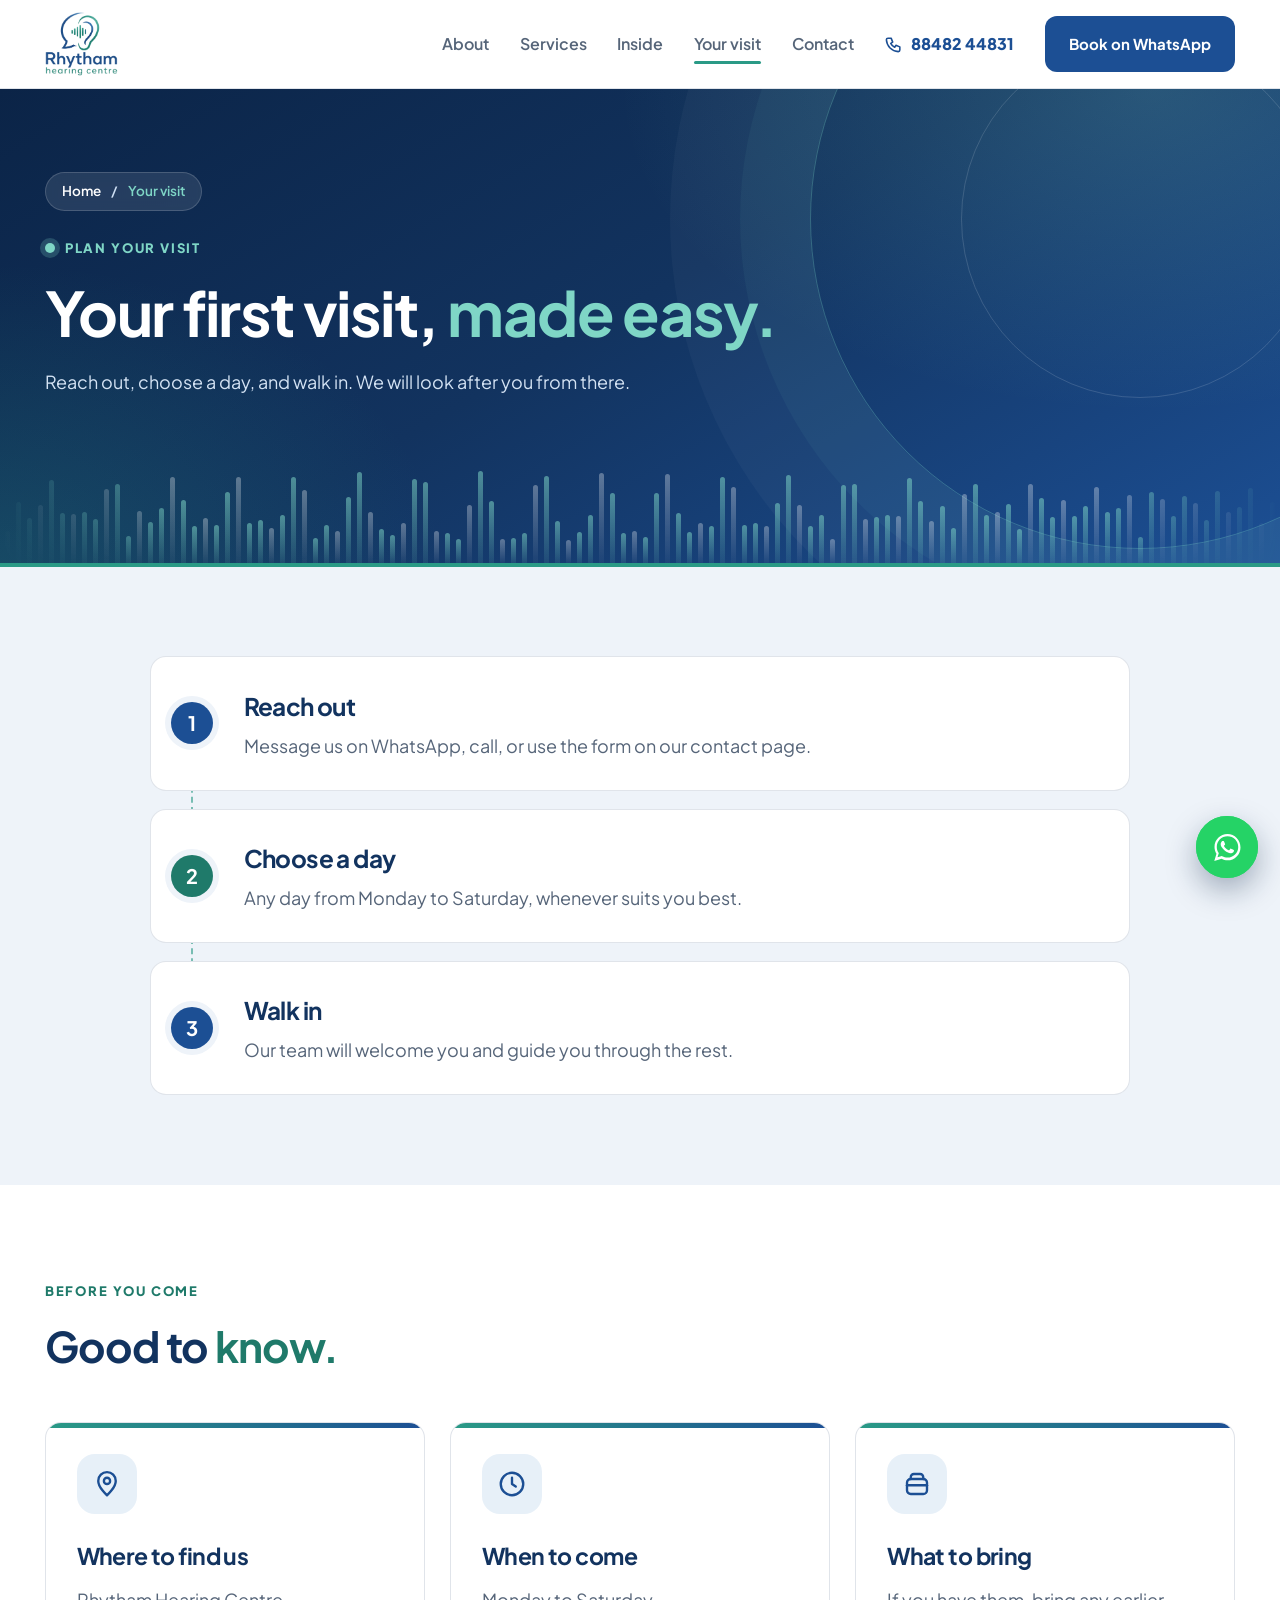
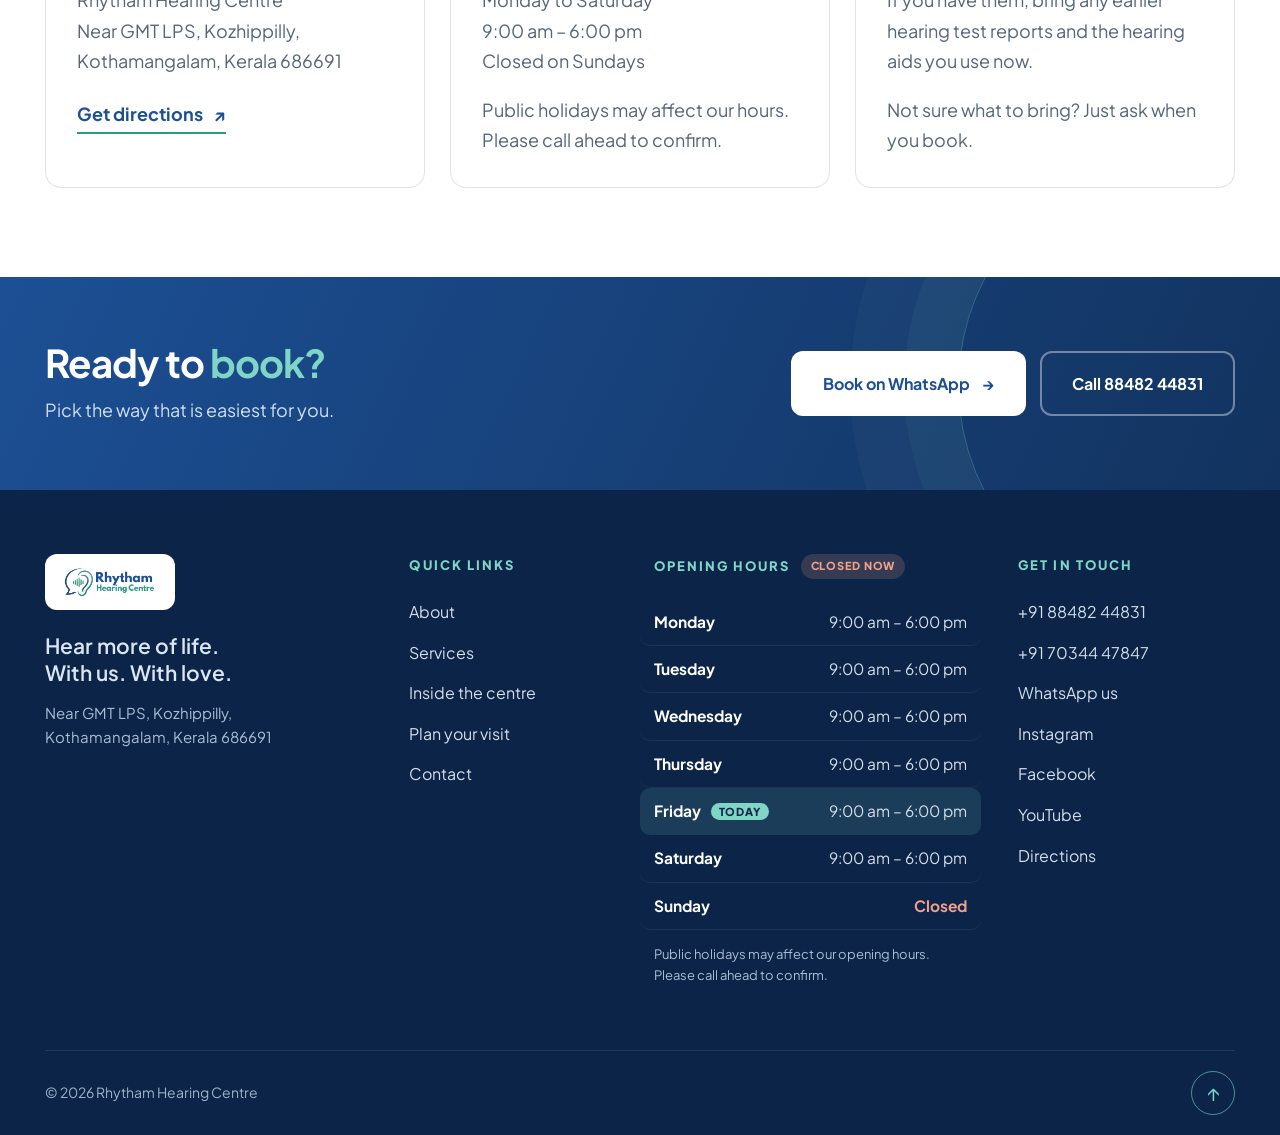
<file: visit.html>
<!doctype html>
<html lang="en">
<head>
  <meta charset="utf-8">
  <meta name="viewport" content="width=device-width, initial-scale=1, viewport-fit=cover">
  <meta name="theme-color" content="#12335f">
  <meta name="description" content="Plan your visit to Rhytham Hearing Centre, Kozhippilly, Kothamangalam. Open Monday to Saturday, 9 am to 6 pm. Appointments: 8848244831.">
  <link rel="manifest" href="manifest.webmanifest">
  <title>Plan your visit | Rhytham Hearing Centre</title>
  <link rel="preconnect" href="https://fonts.googleapis.com">
  <link rel="preconnect" href="https://fonts.gstatic.com" crossorigin>
  <link href="https://fonts.googleapis.com/css2?family=Plus+Jakarta+Sans:wght@400;500;600;700;800&display=swap" rel="stylesheet">
  <link rel="icon" type="image/png" href="logo-icon.png">
  <link rel="stylesheet" href="styles.css">
  <link rel="stylesheet" href="pages.css">
  <script>(function(){var d=document.documentElement;d.classList.add("js");try{if(sessionStorage.getItem("rhy-nav")==="1"){sessionStorage.removeItem("rhy-nav");d.classList.add("pt-enter")}}catch(e){}})()</script>
</head>
<body>
  <div class="page-transition" id="page-transition" aria-hidden="true">
    <p class="pt-label" id="pt-label">Your visit</p>
    <div class="pt-wave"><i></i><i></i><i></i><i></i><i></i><i></i><i></i></div>
  </div>
  <a class="skip-link" href="#main">Skip to content</a>

  <header class="site-header">
    <div class="container nav-wrap">
      <a class="brand" href="index.html" aria-label="Rhytham Hearing Centre home">
        <img class="brand-logo navbar-logo" src="navbar-logo.png" alt="Rhytham Hearing Centre" width="440" height="387">
      </a>
      <button class="menu-toggle" aria-expanded="false" aria-controls="main-nav" aria-label="Open navigation"><span></span><span></span><span></span></button>
      <nav id="main-nav" class="main-nav" aria-label="Main navigation">
        <a href="about.html">About</a>
        <a href="services.html">Services</a>
        <a href="inside.html">Inside</a>
        <a href="visit.html" aria-current="page">Your visit</a>
        <a href="contact.html">Contact</a>
        <a class="nav-phone" href="tel:+918848244831">
          <svg viewBox="0 0 24 24" aria-hidden="true"><path d="M5 4h4l2 5-2.500 1.500a11 11 0 0 0 5 5L15 13l5 2v4a2 2 0 0 1-2 2A16 16 0 0 1 3 6a2 2 0 0 1 2-2Z"/></svg>
          88482 44831
        </a>
        <a class="btn btn-primary js-whatsapp" href="#" target="_blank" rel="noopener">Book on WhatsApp</a>
      </nav>
    </div>
  </header>

  <main id="main">
    <section class="page-hero" id="top">
      <div class="page-hero-rings" aria-hidden="true"></div>
      <div class="container page-hero-inner">
        <nav class="crumbs" aria-label="Breadcrumb"><a href="index.html">Home</a><span aria-hidden="true">/</span><span aria-current="page">Your visit</span></nav>
        <p class="eyebrow"><span class="pill-dot"></span> Plan your visit</p>
        <h1>Your first visit, <em>made easy.</em></h1>
        <p class="page-hero-lead">Reach out, choose a day, and walk in. We will look after you from there.</p>
      </div>
      <div class="hero-eq" aria-hidden="true"></div>
    </section>

    <section class="page-section tone-sand">
      <div class="container">
        <ol class="vsteps">
          <li class="vstep reveal-me"><span class="vstep-no">1</span><div><h3>Reach out</h3><p>Message us on WhatsApp, call, or use the form on our contact page.</p></div></li>
          <li class="vstep reveal-me"><span class="vstep-no">2</span><div><h3>Choose a day</h3><p>Any day from Monday to Saturday, whenever suits you best.</p></div></li>
          <li class="vstep reveal-me"><span class="vstep-no">3</span><div><h3>Walk in</h3><p>Our team will welcome you and guide you through the rest.</p></div></li>
        </ol>
      </div>
    </section>

    <section class="page-section tone-white">
      <div class="container">
        <div class="page-head reveal-me">
          <p class="eyebrow">Before you come</p>
          <h2>Good to <em>know.</em></h2>
        </div>
        <div class="info-grid">
          <article class="info-card reveal-me"><span class="icon-disc" aria-hidden="true"><svg viewBox="0 0 24 24"><path d="M12 21s-7-6.200-7-11.500a7 7 0 0 1 14 0C19 14.800 12 21 12 21Z"/><circle cx="12" cy="9.500" r="2.500"/></svg></span><h3>Where to find us</h3><p>Rhytham Hearing Centre<br>Near GMT LPS, Kozhippilly,<br>Kothamangalam, Kerala 686691</p><a class="link-arrow" href="https://www.google.com/maps/search/?api=1&amp;query=Rhytham+Hearing+Centre+Kozhippilly+Kothamangalam+686691" target="_blank" rel="noopener">Get directions <span aria-hidden="true">↗</span></a></article>
          <article class="info-card reveal-me"><span class="icon-disc" aria-hidden="true"><svg viewBox="0 0 24 24"><circle cx="12" cy="12" r="9"/><path d="M12 7v5l3 2"/></svg></span><h3>When to come</h3><p>Monday to Saturday<br>9:00 am – 6:00 pm<br>Closed on Sundays</p><p>Public holidays may affect our hours. Please call ahead to confirm.</p></article>
          <article class="info-card reveal-me"><span class="icon-disc" aria-hidden="true"><svg viewBox="0 0 24 24"><path d="M7 8V6.500A2.500 2.500 0 0 1 9.500 4h5A2.500 2.500 0 0 1 17 6.500V8"/><rect x="4" y="8" width="16" height="12" rx="3"/><path d="M4 13h16"/></svg></span><h3>What to bring</h3><p>If you have them, bring any earlier hearing test reports and the hearing aids you use now.</p><p>Not sure what to bring? Just ask when you book.</p></article>
        </div>
      </div>
    </section>

    <section class="cta-band">
      <div class="container cta-inner">
        <div>
          <h2>Ready to <em>book?</em></h2>
          <p>Pick the way that is easiest for you.</p>
        </div>
        <div class="cta-actions">
          <a class="btn btn-light btn-lg js-whatsapp" href="#" target="_blank" rel="noopener">Book on WhatsApp <span aria-hidden="true">→</span></a>
          <a class="btn btn-line btn-lg" href="tel:+918848244831">Call 88482 44831</a>
        </div>
      </div>
    </section>
  </main>

  <a class="wa-float js-whatsapp" href="#" target="_blank" rel="noopener" aria-label="Chat on WhatsApp">
    <svg viewBox="0 0 32 32" aria-hidden="true"><path fill="currentColor" d="M16 3C9 3 3.400 8.600 3.400 15.500c0 2.400.7 4.700 1.900 6.600L3.200 29l7.100-2.100c1.800 1 3.800 1.500 5.700 1.500 7 0 12.600-5.600 12.600-12.500S23 3 16 3zm0 22.800c-1.800 0-3.600-.5-5.100-1.400l-.4-.2-4.200 1.200 1.300-4-.3-.4c-1.100-1.600-1.700-3.500-1.700-5.500C5.600 9.700 10.200 5.200 16 5.200s10.400 4.500 10.400 10.300S21.700 25.800 16 25.800zm5.700-7.700c-.3-.2-1.900-.9-2.200-1-.3-.1-.5-.2-.7.200-.2.300-.8 1-1 1.200-.2.200-.4.200-.7.100-.3-.2-1.400-.5-2.600-1.600-1-.9-1.600-1.900-1.800-2.200-.2-.3 0-.5.100-.7.100-.1.300-.4.500-.5.200-.2.200-.3.300-.5.100-.2.100-.4 0-.5-.1-.2-.7-1.700-1-2.300-.3-.6-.5-.5-.7-.5h-.6c-.2 0-.5.100-.8.400-.3.300-1.100 1.100-1.100 2.600s1.100 3 1.300 3.200c.2.200 2.200 3.400 5.300 4.700.7.300 1.300.5 1.800.7.700.2 1.400.2 2 .1.600-.1 1.900-.8 2.200-1.500.3-.7.300-1.400.2-1.500-.1-.1-.3-.2-.6-.3z"/></svg>
  </a>

  <footer class="site-footer">
    <div class="container footer-main">
      <div class="footer-col footer-about">
        <a class="footer-brand" href="#top" aria-label="Back to top"><img class="brand-logo" src="logo.png" alt="Rhytham Hearing centre – Speech, Hearing, Balance" width="315" height="105"></a>
        <p class="footer-tag">Hear more of life.<br>With us. With love.</p>
        <p class="footer-addr">Near GMT LPS, Kozhippilly,<br>Kothamangalam, Kerala 686691</p>
      </div>

      <div class="footer-col">
        <h4>Quick links</h4>
        <ul class="footer-links">
          <li><a href="about.html">About</a></li>
          <li><a href="services.html">Services</a></li>
          <li><a href="inside.html">Inside the centre</a></li>
          <li><a href="visit.html">Plan your visit</a></li>
          <li><a href="contact.html">Contact</a></li>
        </ul>
      </div>

      <div class="footer-col footer-hours">
        <h4>Opening hours <span class="open-badge" id="open-badge" hidden></span></h4>
        <ul class="hours" id="hours">
          <li data-day="1"><span>Monday</span><span>9:00 am – 6:00 pm</span></li>
          <li data-day="2"><span>Tuesday</span><span>9:00 am – 6:00 pm</span></li>
          <li data-day="3"><span>Wednesday</span><span>9:00 am – 6:00 pm</span></li>
          <li data-day="4"><span>Thursday</span><span>9:00 am – 6:00 pm</span></li>
          <li data-day="5"><span>Friday</span><span>9:00 am – 6:00 pm</span></li>
          <li data-day="6"><span>Saturday</span><span>9:00 am – 6:00 pm</span></li>
          <li data-day="0" class="closed"><span>Sunday</span><span>Closed</span></li>
        </ul>
        <p class="hours-note">Public holidays may affect our opening hours. Please call ahead to confirm.</p>
      </div>

      <div class="footer-col">
        <h4>Get in touch</h4>
        <ul class="footer-links">
          <li><a href="tel:+918848244831">+91 88482 44831</a></li>
          <li><a href="tel:+917034447847">+91 70344 47847</a></li>
          <li><a class="js-whatsapp" href="#" target="_blank" rel="noopener">WhatsApp us</a></li>
          <li><a href="https://instagram.com/rhythamhearingcentre" target="_blank" rel="noopener">Instagram</a></li>
          <li><a href="https://www.facebook.com/rhythamhearing" target="_blank" rel="noopener">Facebook</a></li>
          <li><a href="https://www.youtube.com/@RhythamHearing" target="_blank" rel="noopener">YouTube</a></li>
          <li><a href="https://www.google.com/maps/search/?api=1&amp;query=Rhytham+Hearing+Centre+Kozhippilly+Kothamangalam+686691" target="_blank" rel="noopener">Directions</a></li>
        </ul>
      </div>
    </div>
    <div class="container footer-bottom">
      <span>© <span id="year"></span> Rhytham Hearing Centre</span>
      <a class="footer-top" href="#top" aria-label="Back to top">↑</a>
    </div>
  </footer>
  <script src="script.js"></script>
</body>
</html>
</file>
<file: styles.css>
/* Rhytham Hearing Centre — clinical theme (logo blue + teal)
   Palette sampled from the logo: royal blue + teal on clean white / pale blue. */
:root{
  /* palette sampled from the Rhytham logo: royal blue + teal */
  --navy:#12335f;
  --navy-deep:#0b2447;
  --blue:#1c4f94;
  --blue-dark:#153d75;
  --teal:#2a9a86;
  --teal-dark:#1f7a6a;
  --aqua:#7fd6c6;
  --mist:#e7f0f8;
  --mist-2:#cddceb;
  --cream:#f5f8fc;
  --sand:#eef3f9;
  --paper:#ffffff;
  --text:#1f2d3d;
  --muted:#566579;
  --line:rgba(18,51,95,.13);
  --serif:"Plus Jakarta Sans","Helvetica Neue",Arial,sans-serif;
  --sans:"Plus Jakarta Sans","Helvetica Neue",Arial,sans-serif;
  --radius:16px;
  --ease-out:cubic-bezier(.22,1,.36,1);
}
*{box-sizing:border-box}
.site-loader{position:fixed;inset:0;z-index:10000;display:flex;flex-direction:column;align-items:center;justify-content:center;gap:10px;padding:24px;background:radial-gradient(ellipse at 50% 42%,#fff 0%,#f3f8fc 58%,#e7f0f8 100%);opacity:1;visibility:visible;transition:opacity .45s ease,visibility .45s ease}
.site-loader.is-hidden{opacity:0;visibility:hidden;pointer-events:none}
.loader-mark{position:relative;display:grid;place-items:center;width:150px;height:150px;margin-bottom:14px}
.loader-mark img{position:relative;z-index:1;width:94px;height:auto;object-fit:contain;animation:loader-breathe 1.8s ease-in-out infinite}
.loader-ring{position:absolute;inset:2px;border:2px solid rgba(28,79,148,.12);border-top-color:var(--blue);border-right-color:var(--teal);border-radius:50%;animation:loader-spin 2.2s linear infinite}
.loader-name{margin:0;color:var(--navy);font-size:21px;font-weight:800;letter-spacing:-.03em;line-height:1.2}
.loader-name span{color:var(--teal-dark)}
.loader-message{margin:2px 0 6px;color:var(--muted);font-size:14px;font-weight:600;letter-spacing:.02em}
.loader-wave{height:25px;display:flex;align-items:center;gap:4px}
.loader-wave i{width:3px;height:8px;border-radius:4px;background:var(--teal);animation:loader-wave .85s ease-in-out infinite alternate}
.loader-wave i:nth-child(2n){background:var(--blue);animation-delay:.15s}.loader-wave i:nth-child(3n){animation-delay:.3s}.loader-wave i:nth-child(4n){animation-delay:.45s}
@keyframes loader-spin{to{transform:rotate(360deg)}}
@keyframes loader-breathe{0%,100%{transform:scale(.96);filter:drop-shadow(0 4px 7px rgba(18,51,95,.1))}50%{transform:scale(1.04);filter:drop-shadow(0 9px 13px rgba(18,51,95,.2))}}
@keyframes loader-wave{to{height:22px}}
@media(prefers-reduced-motion:reduce){.loader-ring,.loader-mark img,.loader-wave i{animation:none}.loader-mark img{transform:none}}
html{scroll-behavior:smooth;scroll-padding-top:96px}
body{margin:0;background:var(--cream);color:var(--text);font-family:var(--sans);font-size:18px;line-height:1.7;-webkit-font-smoothing:antialiased;overflow-x:hidden}
img{max-width:100%}
a{color:inherit;text-decoration:none;-webkit-tap-highlight-color:transparent}
h1,h2,h3,h4,p{margin-top:0}
ul,ol{margin:0;padding:0;list-style:none}
a:focus-visible,button:focus-visible,input:focus-visible,select:focus-visible,textarea:focus-visible{outline:3px solid var(--teal);outline-offset:3px;border-radius:8px}
/* stretched layout: fluid gutters, very wide cap */
.container{width:min(1680px,100% - clamp(40px,7vw,150px));margin-inline:auto}
.skip-link{position:absolute;top:-60px;left:16px;background:#fff;padding:10px 14px;z-index:99;border-radius:8px}
.skip-link:focus{top:10px}

/* type */
h1,h2,h3{font-family:var(--serif);font-weight:400;letter-spacing:-.01em;color:var(--navy)}
h1{font-size:clamp(46px,5.6vw,100px);line-height:1.04;margin-bottom:28px}
h2{font-size:clamp(36px,4vw,66px);line-height:1.1;margin-bottom:20px}
h1 em,h2 em{font-style:italic;color:var(--teal-dark)}
.eyebrow{display:inline-flex;align-items:center;gap:10px;font-size:13px;font-weight:800;letter-spacing:.16em;text-transform:uppercase;color:var(--teal);margin:0 0 20px}
.pill-dot{width:10px;height:10px;border-radius:50%;background:var(--teal);box-shadow:0 0 0 5px rgba(42,154,134,.25)}

/* buttons */
.btn{display:inline-flex;align-items:center;justify-content:center;gap:12px;padding:13px 22px;border-radius:999px;font-weight:700;font-size:15px;border:2px solid transparent;transition:transform .28s var(--ease-out),background .2s,color .2s,border-color .2s,box-shadow .28s;white-space:nowrap;cursor:pointer;font-family:inherit}
.btn:hover{transform:translateY(-2px)}
.btn:active{transform:translateY(0) scale(.98)}
.btn-lg{padding:17px 30px;font-size:16px}
.btn-block{width:100%}
.btn-primary{background:var(--navy);color:#fff}
.btn-primary:hover{background:var(--blue);box-shadow:0 12px 26px rgba(18,51,95,.25)}
.btn-outline{border-color:var(--navy);color:var(--navy)}
.btn-outline:hover{background:var(--navy);color:#fff}
.btn-warm{background:var(--teal);color:var(--navy-deep)}
.btn-warm:hover{background:#35b09b;box-shadow:0 12px 26px rgba(42,154,134,.35)}
.btn-line{border-color:rgba(255,255,255,.4);color:#fff}
.btn-line:hover{background:rgba(255,255,255,.1);border-color:#fff}
.link-arrow{display:inline-flex;gap:10px;font-weight:700;color:var(--navy);border:0;border-bottom:2px solid var(--teal);background:none;padding:0 0 3px;font:inherit;font-weight:700;cursor:pointer}
.link-arrow span{transition:transform .2s}
.link-arrow:hover span{transform:translateX(4px)}

/* header */
.site-header{position:sticky;top:0;z-index:20;padding-top:env(safe-area-inset-top);background:rgba(245,248,252,.92);backdrop-filter:blur(14px);-webkit-backdrop-filter:blur(14px);border-bottom:1px solid var(--line)}
.nav-wrap{display:flex;align-items:center;justify-content:space-between;min-height:88px;gap:24px;position:relative}
.brand{display:flex;align-items:center}
.brand-logo{height:56px;width:auto;display:block}
.site-header .navbar-logo{height:64px;width:auto;max-width:100%;object-fit:contain;display:block}
.main-nav{display:flex;align-items:center;gap:clamp(20px,2.4vw,40px);font-size:16px;font-weight:600}
.main-nav>a:not(.btn):not(.nav-phone){color:var(--muted);position:relative;transition:color .2s}
.main-nav>a:not(.btn):not(.nav-phone):hover{color:var(--navy)}
.main-nav>a:not(.btn):not(.nav-phone)::after{content:"";position:absolute;left:0;right:100%;bottom:-6px;height:3px;border-radius:3px;background:var(--teal);transition:right .3s var(--ease-out)}
.main-nav>a:not(.btn):not(.nav-phone):hover::after{right:0}
.nav-phone{display:inline-flex;align-items:center;gap:8px;color:var(--navy);font-weight:800}
.nav-phone svg,.hero-points svg{width:19px;height:19px;fill:none;stroke:currentColor;stroke-width:2;stroke-linecap:round;stroke-linejoin:round}
.menu-toggle{display:none;position:relative;background:var(--paper);border:1px solid var(--line);width:46px;height:46px;border-radius:14px;cursor:pointer;box-shadow:0 4px 14px rgba(18,51,95,.08);z-index:22}
.menu-toggle span{position:absolute;left:12px;display:block;width:22px;height:2px;background:var(--navy);border-radius:4px;transition:top .3s var(--ease-out),transform .3s var(--ease-out),opacity .2s}
.menu-toggle span:nth-child(1){top:15px}
.menu-toggle span:nth-child(2){top:22px}
.menu-toggle span:nth-child(3){top:29px}
.menu-toggle[aria-expanded="true"]{background:var(--navy);border-color:var(--navy)}
.menu-toggle[aria-expanded="true"] span{background:#fff}
.menu-toggle[aria-expanded="true"] span:nth-child(1){top:22px;transform:rotate(45deg)}
.menu-toggle[aria-expanded="true"] span:nth-child(2){opacity:0}
.menu-toggle[aria-expanded="true"] span:nth-child(3){top:22px;transform:rotate(-45deg)}

/* hero */
.hero{position:relative;overflow:hidden;background:
  radial-gradient(900px 600px at 82% 40%,rgba(42,154,134,.22),transparent 65%),
  radial-gradient(700px 500px at 8% 100%,rgba(42,154,134,.14),transparent 65%),
  var(--cream)}
.hero-glow{position:absolute;inset:0;background:radial-gradient(circle,rgba(18,51,95,.16) 1.5px,transparent 1.8px) 0 0/22px 22px;-webkit-mask-image:linear-gradient(100deg,#000 0%,transparent 46%);mask-image:linear-gradient(100deg,#000 0%,transparent 46%);pointer-events:none}
.hero-grid{position:relative;z-index:1;display:grid;grid-template-columns:1.05fr 1fr;gap:clamp(40px,6vw,120px);align-items:center;padding-block:clamp(48px,7vw,110px)}
.hero-intro{font-size:clamp(18px,1.4vw,22px);line-height:1.7;color:var(--muted);max-width:620px;margin-bottom:36px}
.hero-actions{display:flex;flex-wrap:wrap;gap:14px}
.hero-points{display:flex;flex-wrap:wrap;gap:12px 32px;margin-top:34px;font-size:15px;font-weight:700;color:var(--blue)}
.hero-points li{display:flex;align-items:center;gap:9px}
.hero-points svg{color:var(--teal-dark)}

/* creative photo frame */
.hero-art{position:relative;width:100%;max-width:700px;justify-self:end;padding:0 0 26px 0}
.frame{position:relative;isolation:isolate}
.frame-ring{position:absolute;left:50%;top:50%;border:1.5px solid rgba(42,154,134,.32);border-radius:50%;z-index:-3;animation:ring 7s ease-in-out infinite}
.frame-ring.r1{width:118%;aspect-ratio:1;transform:translate(-50%,-50%)}
.frame-ring.r2{width:140%;aspect-ratio:1;transform:translate(-50%,-50%);animation-delay:1s;border-color:rgba(42,154,134,.4)}
.frame-ring.r3{width:162%;aspect-ratio:1;transform:translate(-50%,-50%);animation-delay:2s;border-color:rgba(42,154,134,.18)}
@keyframes ring{0%,100%{opacity:1;scale:1}50%{opacity:.4;scale:1.04}}
.frame-back{position:absolute;inset:0;border-radius:999px 999px 36px 36px;background:linear-gradient(160deg,var(--teal),var(--teal-dark));transform:translate(26px,26px) rotate(3deg);z-index:-2;box-shadow:0 30px 60px rgba(42,154,134,.25)}
.frame-photo{margin:0;aspect-ratio:1/1.06;border-radius:999px 999px 36px 36px;overflow:hidden;border:10px solid var(--paper);background:var(--mist);box-shadow:0 40px 90px rgba(11,36,71,.28);transition:transform .7s var(--ease-out)}
.frame-photo img{display:block;width:100%;height:100%;object-fit:cover;object-position:46% 50%}
.hero-art:hover .frame-photo{transform:translateY(-6px)}
.frame-dots{position:absolute;left:-34px;bottom:62px;width:120px;height:150px;background:radial-gradient(circle,var(--teal) 2.4px,transparent 2.8px) 0 0/16px 16px;opacity:.55;z-index:-1}
.frame-wave{position:absolute;right:-18px;top:16%;display:flex;align-items:center;gap:6px;height:90px;padding:0 18px;background:var(--navy);border-radius:999px;box-shadow:0 18px 40px rgba(11,36,71,.3)}
.frame-wave i{width:6px;height:var(--h,40%);border-radius:99px;background:var(--teal);animation:bar 2.4s ease-in-out infinite;animation-delay:var(--d,0s)}
@keyframes bar{0%,100%{transform:scaleY(1)}50%{transform:scaleY(.4)}}
.chip{position:absolute;display:flex;align-items:center;gap:12px;background:var(--paper);border-radius:18px;box-shadow:0 18px 44px rgba(11,36,71,.22);font-weight:700;color:var(--navy);animation:float 6s ease-in-out infinite}
.chip-top{left:-26px;top:12%;padding:12px 20px 12px 12px;font-size:15px}
.chip-call{left:-30px;bottom:12%;padding:13px 24px 13px 13px;animation-delay:1.5s}
@keyframes float{0%,100%{translate:0 0}50%{translate:0 -9px}}
.chip-ico{width:40px;height:40px;border-radius:50%;background:var(--teal-dark);color:#fff;display:grid;place-items:center;flex:none}
.chip-ico.call{background:var(--teal);width:46px;height:46px}
.chip-ico svg{width:20px;height:20px;fill:none;stroke:currentColor;stroke-width:2;stroke-linecap:round;stroke-linejoin:round}
.chip small{display:block;font-size:12px;font-weight:700;letter-spacing:.08em;text-transform:uppercase;color:var(--muted);line-height:1.2}
.chip strong{font-size:20px;color:var(--navy);letter-spacing:.01em}

/* brand marquee */
.brands{background:var(--navy);color:#fff;overflow:hidden;display:flex;white-space:nowrap;border-block:4px solid var(--teal)}
.brands-track{display:flex;flex:none;width:max-content;animation:marquee 60s linear infinite;will-change:transform}
.brands:hover .brands-track{animation-play-state:paused}
.brands-row{display:flex;align-items:center;flex:none;gap:clamp(28px,4vw,64px);padding:22px clamp(14px,2vw,32px) 22px 0;padding-right:clamp(28px,4vw,64px)}
.brands-row span{font-family:var(--serif);font-size:clamp(24px,2.4vw,36px);letter-spacing:.01em}
.brands-row i{font-style:normal;color:var(--teal);font-size:18px}
@keyframes marquee{to{transform:translateX(-50%)}}

/* sections */
.section-pad{padding-block:clamp(72px,8vw,140px)}
.section-heading{max-width:900px;margin-bottom:clamp(36px,4vw,64px)}
.section-heading h2{margin-bottom:0}
.section-heading.center{text-align:center;margin-inline:auto}
.section-sub{margin:22px 0 0;font-size:19px;color:var(--muted);max-width:760px}

/* about */
.intro{background:
  radial-gradient(700px 520px at 6% 30%,rgba(42,154,134,.10),transparent 65%),
  radial-gradient(600px 480px at 96% 90%,rgba(28,79,148,.07),transparent 65%),
  var(--paper);position:relative;overflow:hidden}
.intro-grid{display:grid;grid-template-columns:minmax(0,.85fr) minmax(0,1fr);gap:clamp(48px,8vw,150px);align-items:center}
.intro-text{color:var(--muted);max-width:640px}
.intro h2{margin-bottom:26px}
.intro-text .lead{font-family:var(--serif);font-weight:600;font-size:clamp(22px,1.8vw,30px);line-height:1.4;letter-spacing:-.015em;color:var(--navy);margin-bottom:20px}
.intro-text p{margin-bottom:26px}
.intro-text .lead+p{max-width:54ch}

/* about photo: keyline leaf frame with sound arcs */
.about-art{position:relative;width:100%;max-width:580px;justify-self:center;padding:34px 34px 40px 44px}
.listen-frame{position:relative;isolation:isolate}
.listen-photo{margin:0;aspect-ratio:1/1.16;overflow:hidden;background:var(--mist);border-radius:200px 32px 200px 32px;box-shadow:0 30px 70px rgba(18,51,95,.18)}
.listen-photo img{display:block;width:100%;height:100%;object-fit:cover;object-position:50% 100%}
.listen-frame::before{content:"";position:absolute;inset:-14px;border:2px solid var(--teal);border-radius:214px 44px 214px 44px;z-index:-1;pointer-events:none}
.listen-arcs{position:absolute;right:-112px;bottom:-112px;width:300px;height:300px;z-index:-2;fill:none;stroke:var(--blue);stroke-width:1.5;pointer-events:none}
.listen-arcs circle:nth-child(1){opacity:.14}
.listen-arcs circle:nth-child(2){opacity:.26}
.listen-arcs circle:nth-child(3){opacity:.45;stroke:var(--teal)}
.listen-badge{position:absolute;left:-30px;bottom:-26px;width:128px;height:128px;border-radius:50%;background:var(--navy);box-shadow:0 18px 40px rgba(11,36,71,.3);display:grid;place-items:center}
.listen-badge svg{position:absolute;inset:0;width:100%;height:100%}
.listen-badge text{font-family:var(--sans);font-size:11.2px;font-weight:800;letter-spacing:.14em;text-transform:uppercase;fill:#fff}
.listen-badge img{width:50px;height:auto;background:#fff;border-radius:50%;padding:9px;box-sizing:content-box}

/* services */
.services-section{background:var(--mist);position:relative}
.service-grid{display:grid;grid-template-columns:repeat(3,1fr);gap:clamp(18px,2vw,32px)}
.service-card{background:var(--paper);border-radius:var(--radius);padding:clamp(28px,2.6vw,44px);display:flex;flex-direction:column;border:1px solid rgba(18,51,95,.07);transition:transform .45s var(--ease-out),box-shadow .45s var(--ease-out)}
.service-card:hover{transform:translateY(-8px);box-shadow:0 28px 56px rgba(18,51,95,.14)}
.service-card.featured{background:var(--navy);color:#fff;border-color:var(--navy)}
.service-head{display:flex;justify-content:space-between;align-items:flex-start;gap:16px;padding-bottom:26px;margin-bottom:10px;border-bottom:1px solid var(--line)}
.featured .service-head{border-color:rgba(255,255,255,.2)}
.service-head h3{font-size:clamp(26px,2.2vw,34px);line-height:1.15;margin:0}
.featured h3{color:#fff}
.service-ico{width:64px;height:64px;border-radius:20px;background:var(--mist);color:var(--navy);display:grid;place-items:center;flex:none}
.featured .service-ico{background:rgba(42,154,134,.18);color:var(--teal)}
.service-ico svg{width:38px;height:38px}
.tick-list{margin-bottom:28px;flex:1}
.tick-list li{position:relative;padding:14px 0 14px 42px;font-weight:600;font-size:17px;border-bottom:1px dashed var(--line)}
.tick-list li:last-child{border-bottom:0}
.featured .tick-list li{border-color:rgba(255,255,255,.16)}
.tick-list li::before{content:"";position:absolute;left:0;top:50%;width:28px;height:28px;margin-top:-14px;border-radius:50%;background:var(--mist) url("data:image/svg+xml,%3Csvg xmlns='http://www.w3.org/2000/svg' viewBox='0 0 24 24' fill='none' stroke='%230f3b32' stroke-width='3' stroke-linecap='round' stroke-linejoin='round'%3E%3Cpath d='m6 12.500 4 4 8-9'/%3E%3C/svg%3E") center/16px no-repeat}
.featured .tick-list li::before{background-color:var(--teal)}
.tick-list small{font-weight:500;font-size:14px;color:var(--muted)}
.featured .tick-list small{color:#bcd0e6}
.card-link{display:flex;justify-content:space-between;padding:16px 22px;border-radius:999px;background:var(--mist);font-weight:800;font-size:15px;color:var(--navy);transition:background .25s,color .25s}
.card-link:hover{background:var(--navy);color:#fff}
.featured .card-link{background:var(--teal);color:var(--navy-deep)}
.featured .card-link:hover{background:#fff}
.card-link span{transition:transform .2s}
.card-link:hover span{transform:translateX(5px)}

/* gallery */
.gallery-section{background:var(--cream)}
.gallery-grid{display:grid;grid-template-columns:repeat(12,1fr);grid-template-rows:clamp(220px,19vw,340px) clamp(220px,19vw,340px) clamp(180px,15vw,260px);gap:clamp(12px,1.4vw,22px)}
.g-item{margin:0;position:relative;overflow:hidden;border-radius:var(--radius);cursor:zoom-in;background:var(--mist)}
.g-item img{width:100%;height:100%;object-fit:cover;display:block;transition:transform 1s var(--ease-out),filter .6s}
.g-item:hover img{transform:scale(1.05);filter:saturate(1.08)}
.g-item:focus-visible{outline:3px solid var(--teal);outline-offset:4px}
.g-item figcaption{position:absolute;left:14px;bottom:14px;background:rgba(11,36,71,.85);color:#fff;font-size:13px;font-weight:600;padding:7px 14px;border-radius:99px;backdrop-filter:blur(6px)}
.g-a{grid-column:1/5;grid-row:1/4;border-radius:999px 999px var(--radius) var(--radius)}
.g-a figcaption{left:50%;transform:translateX(-50%);white-space:nowrap}
.g-a img{object-position:50% 40%}
.g-b{grid-column:5/13;grid-row:1/3}
.g-b img{object-position:60% 50%}
.g-c{grid-column:5/9;grid-row:3}
.g-d{grid-column:9/11;grid-row:3}
.g-e{grid-column:11/13;grid-row:3}
.g-d figcaption,.g-e figcaption{left:8px;right:8px;bottom:8px;font-size:11px;padding:5px 8px;text-align:center;border-radius:10px}

/* visit */
.visit-section{background:var(--sand);position:relative}
.steps{display:grid;grid-template-columns:repeat(3,1fr);gap:clamp(18px,2vw,32px);position:relative}
.steps li{background:var(--paper);border-radius:var(--radius);padding:clamp(28px,2.6vw,44px);position:relative;box-shadow:0 12px 34px rgba(18,51,95,.07);transition:transform .4s var(--ease-out),box-shadow .4s}
.steps li:hover{transform:translateY(-5px);box-shadow:0 20px 44px rgba(18,51,95,.12)}
.steps li:not(:last-child):after{content:"";position:absolute;top:70px;right:calc(clamp(18px,2vw,32px) * -1);width:clamp(18px,2vw,32px);border-top:3px dotted var(--teal-dark);z-index:2}
.step-num{width:60px;height:60px;border-radius:50%;background:var(--teal);color:var(--navy-deep);display:grid;place-items:center;font-family:var(--serif);font-size:28px;margin-bottom:22px}
.steps h3{font-size:clamp(26px,2vw,32px);margin-bottom:8px}
.steps p{margin:0;color:var(--muted)}

/* contact */
.contact-section{background:var(--navy);color:#fff;position:relative;overflow:hidden}
.contact-section:before{content:"";position:absolute;right:-200px;top:-200px;width:640px;height:640px;border-radius:50%;border:1.5px solid rgba(42,154,134,.25);box-shadow:0 0 0 70px rgba(42,154,134,.05),0 0 0 140px rgba(255,255,255,.025);pointer-events:none}
.contact-grid{position:relative;display:grid;grid-template-columns:.9fr 1.1fr;gap:clamp(40px,7vw,130px);align-items:start}
.contact-copy .eyebrow{color:var(--teal)}
.contact-copy h2{color:#fff;font-size:clamp(42px,5vw,78px);margin-bottom:22px}
.contact-copy h2 em{color:var(--teal)}
.contact-lead{font-size:19px;color:#c9d8ea;max-width:520px;margin-bottom:36px}
.contact-details{border-top:1px solid rgba(255,255,255,.18);margin-bottom:34px}
.detail-row{display:flex;gap:20px;padding:22px 0;border-bottom:1px solid rgba(255,255,255,.18);align-items:center}
.detail-icon{width:50px;height:50px;border-radius:50%;background:rgba(42,154,134,.15);color:var(--teal);display:grid;place-items:center;flex:none}
.detail-icon svg{width:22px;height:22px;fill:none;stroke:currentColor;stroke-width:1.8;stroke-linecap:round;stroke-linejoin:round}
.detail-row small{display:block;font-size:12px;letter-spacing:.14em;text-transform:uppercase;font-weight:800;color:var(--teal);margin-bottom:4px}
.detail-row strong{font-size:20px;font-weight:700}
.detail-row strong+strong{display:block;margin-top:4px}
.detail-row p{margin:4px 0 0;color:#c9d8ea;font-size:16px;line-height:1.55}
.detail-row strong a:hover{color:var(--teal)}

/* form */
.form-card{background:var(--paper);color:var(--text);border-radius:30px;padding:clamp(26px,3.2vw,56px);box-shadow:0 40px 90px rgba(0,0,0,.3);position:relative}
.form-card:before{content:"";position:absolute;left:clamp(26px,3.2vw,56px);top:-5px;width:90px;height:10px;border-radius:99px;background:var(--teal)}
.form-head h3{font-size:clamp(28px,2.4vw,38px);margin-bottom:6px}
.form-head p{color:var(--muted);font-size:15px;margin-bottom:24px}
.form-head b,.field label b{color:var(--teal-dark)}
.field{margin-bottom:18px;min-width:0}
.field-row{display:grid;grid-template-columns:1fr 1fr;gap:0 18px}
.field label{display:block;font-size:14px;font-weight:700;color:var(--navy);margin-bottom:7px}
.opt{font-weight:500;color:var(--muted)}
.field input,.field select,.field textarea{width:100%;font:inherit;font-size:16px;color:var(--text);background:var(--cream);border:2px solid transparent;border-bottom-color:var(--mist-2);border-radius:14px;padding:14px 16px;transition:border-color .2s,background .2s,box-shadow .2s;appearance:none;-webkit-appearance:none}
.field input[type=date]{min-height:52px;display:block;text-align:left}
.field input[type=date]::-webkit-date-and-time-value{text-align:left}
.field select{background-image:url("data:image/svg+xml,%3Csvg xmlns='http://www.w3.org/2000/svg' viewBox='0 0 24 24' fill='none' stroke='%230f3b32' stroke-width='2.500' stroke-linecap='round' stroke-linejoin='round'%3E%3Cpath d='m6 9 6 6 6-6'/%3E%3C/svg%3E");background-repeat:no-repeat;background-position:right 14px center;background-size:20px;padding-right:44px}
.field textarea{resize:vertical;min-height:120px}
.field input::placeholder,.field textarea::placeholder{color:#8d9bb0}
.field input:hover,.field select:hover,.field textarea:hover{background:#fff;border-color:var(--mist-2)}
.field input:focus,.field select:focus,.field textarea:focus{outline:0;background:#fff;border-color:var(--teal);box-shadow:0 0 0 4px rgba(42,154,134,.15)}
.field.invalid input,.field.invalid select{border-color:#c0392b;background:#fff7f6}
.err{display:block;min-height:0;font-size:13px;font-weight:600;color:#b8472c;margin-top:5px}
.err:empty{display:none}
.form-note{margin:16px 0 0;text-align:center;font-size:14px;color:var(--muted)}
.form-done{text-align:center;padding:40px 10px}
.form-done[hidden]{display:none}
.form-done p{color:var(--muted);max-width:360px;margin:0 auto 24px}
.done-ico{width:78px;height:78px;border-radius:50%;background:var(--teal);display:grid;place-items:center;margin:0 auto 22px;animation:pop .5s var(--ease-out)}
.done-ico svg{width:38px;height:38px;fill:none;stroke:#fff;stroke-width:3;stroke-linecap:round;stroke-linejoin:round}
@keyframes pop{from{transform:scale(.4);opacity:0}to{transform:scale(1);opacity:1}}
#contact-form[hidden]{display:none}

/* footer */
.site-footer{background:var(--navy-deep);color:#fff}
.footer-main{display:grid;grid-template-columns:1.3fr .8fr 1.3fr .9fr;gap:clamp(28px,4vw,80px);padding-block:clamp(48px,5vw,80px)}
.footer-brand .brand-logo{height:56px;background:#fff;padding:6px 14px;border-radius:12px}
.footer-tag{font-family:var(--serif);font-size:24px;line-height:1.3;color:#dbe6f3;margin:22px 0 14px}
.footer-addr{color:#a9bdd6;font-size:15px;line-height:1.6;margin:0}
.site-footer h4{display:flex;align-items:center;flex-wrap:wrap;gap:10px;font-size:13px;letter-spacing:.16em;text-transform:uppercase;font-weight:800;color:var(--teal);margin-bottom:20px}
.footer-links li{margin-bottom:10px}
.footer-links a{color:#d3deec;font-size:16px;transition:color .2s,padding-left .2s}
.footer-links a:hover{color:var(--teal);padding-left:4px}
.hours li{display:flex;justify-content:space-between;gap:18px;padding:10px 14px;margin:0 -14px;border-radius:10px;font-size:15.5px;color:#d3deec;border-bottom:1px solid rgba(255,255,255,.07)}
.hours li span:first-child{font-weight:700;color:#fff}
.hours li.closed span:last-child{color:#f0a08c;font-weight:700}
.hours li.today{background:rgba(42,154,134,.14);border-color:transparent}
.hours li.today span:first-child::after{content:"Today";margin-left:10px;font-size:11px;font-weight:800;letter-spacing:.08em;text-transform:uppercase;color:var(--navy-deep);background:var(--teal);padding:2px 8px;border-radius:99px;vertical-align:1px}
.hours-note{margin:14px 0 0;color:#a9bdd6;font-size:13px;line-height:1.6}
.open-badge{font-size:11px;letter-spacing:.08em;font-weight:800;padding:3px 10px;border-radius:99px;text-transform:uppercase}
.open-badge[hidden]{display:none}
.open-badge.is-open{background:rgba(94,201,150,.18);color:#7fe0ae}
.open-badge.is-closed{background:rgba(240,160,140,.18);color:#f0a08c}
.footer-bottom{border-top:1px solid rgba(255,255,255,.1);display:flex;justify-content:space-between;align-items:center;gap:20px;padding-block:20px;font-size:14px;color:#9fb3cc}
.footer-top{width:44px;height:44px;border-radius:50%;border:1.5px solid rgba(42,154,134,.6);color:var(--teal);display:grid;place-items:center;font-size:20px;transition:background .2s}
.footer-top:hover{background:rgba(42,154,134,.14)}

/* floating whatsapp */
.wa-float{position:fixed;right:max(22px,env(safe-area-inset-right));bottom:max(22px,env(safe-area-inset-bottom));z-index:30;width:62px;height:62px;border-radius:50%;background:#25d366;color:#fff;display:grid;place-items:center;box-shadow:0 12px 30px rgba(11,36,71,.35);transition:transform .2s}
.wa-float svg{width:33px;height:33px}
.wa-float:hover{transform:scale(1.08)}
.wa-float:before{content:"";position:absolute;inset:0;border-radius:50%;border:2px solid #25d366;animation:ripple 2.4s ease-out infinite}
@keyframes ripple{from{transform:scale(1);opacity:.7}to{transform:scale(1.6);opacity:0}}

/* lightbox */
.lightbox{position:fixed;inset:0;z-index:100;background:rgba(8,24,50,.94);display:flex;align-items:center;justify-content:center;padding:30px;cursor:zoom-out}
.lightbox[hidden]{display:none}
.lightbox figure{margin:0;max-width:min(1100px,100%);text-align:center}
.lightbox img{max-width:100%;max-height:80vh;display:block;margin:auto;border-radius:12px;box-shadow:0 30px 80px rgba(0,0,0,.5)}
.lightbox figcaption{color:#e6eef8;margin-top:14px;font-weight:600}
.lb-close{position:absolute;top:18px;right:22px;background:none;border:1.5px solid rgba(255,255,255,.5);color:#fff;width:46px;height:46px;border-radius:50%;font-size:26px;line-height:1;cursor:pointer}

/* reveal (only when JS is on) */
.js .reveal{opacity:0;transform:translateY(24px);transition:opacity .75s ease,transform .75s var(--ease-out)}
.js .reveal.visible{opacity:1;transform:none}


/* ===== Healthcare tone: calm, clinical, brand blue + teal ===== */
h1,h2,h3{font-weight:700;letter-spacing:-.025em;color:var(--navy)}
h1{font-size:clamp(40px,4.8vw,84px);line-height:1.08}
h2{font-size:clamp(32px,3.3vw,54px);line-height:1.15}
h1 em,h2 em{font-style:normal;color:var(--teal-dark)}
.eyebrow{color:var(--teal-dark);letter-spacing:.14em}
.pill-dot{box-shadow:0 0 0 5px rgba(42,154,134,.2)}
.btn{border-radius:12px}
.btn-primary{background:var(--blue)}
.btn-primary:hover{background:var(--navy)}
.btn-outline{border-color:var(--blue);color:var(--blue)}
.btn-outline:hover{background:var(--blue);color:#fff}
.btn-warm{background:var(--blue);color:#fff}
.btn-warm:hover{background:var(--navy);box-shadow:0 12px 26px rgba(18,51,95,.3)}
.link-arrow{color:var(--blue);border-bottom-color:var(--teal)}
.site-header{background:rgba(255,255,255,.94)}
.main-nav>a:not(.btn):not(.nav-phone)::after{background:var(--teal)}
.nav-phone{color:var(--blue)}
.menu-toggle span{background:var(--navy)}
.menu-toggle[aria-expanded="true"]{background:var(--navy);border-color:var(--navy)}
/* hero */
.hero{background:
  radial-gradient(900px 600px at 82% 40%,rgba(28,79,148,.10),transparent 65%),
  radial-gradient(700px 500px at 8% 100%,rgba(42,154,134,.10),transparent 65%),
  linear-gradient(180deg,#f8fbff,var(--cream))}
.hero-glow{background:radial-gradient(circle,rgba(28,79,148,.16) 1.5px,transparent 1.8px) 0 0/22px 22px}
.hero-points svg{color:var(--teal-dark)}
.frame-ring{border-color:rgba(28,79,148,.22)}
.frame-ring.r2{border-color:rgba(42,154,134,.34)}
.frame-ring.r3{border-color:rgba(28,79,148,.12)}
.frame-back{background:linear-gradient(160deg,var(--blue),var(--teal));box-shadow:0 30px 60px rgba(28,79,148,.22)}
.frame-photo{border-color:#fff;box-shadow:0 36px 80px rgba(18,51,95,.22)}
.frame-dots{background:radial-gradient(circle,var(--teal) 2.4px,transparent 2.8px) 0 0/16px 16px}
.frame-wave{background:var(--navy)}
.frame-wave i{background:var(--aqua)}
.chip{border-radius:14px;box-shadow:0 16px 40px rgba(18,51,95,.18);color:var(--navy)}
.chip-ico{background:var(--blue)}
.chip-ico.call{background:var(--teal-dark)}
.chip strong{color:var(--navy)}
/* marquee */
.brands{background:var(--navy);border-block:0;border-bottom:4px solid var(--teal)}
.brands-row span{font-family:var(--sans);font-weight:600;letter-spacing:.005em}
.brands-row i{color:var(--aqua)}
/* about / services */

.intro-text .lead{font-family:var(--sans);font-weight:600;color:var(--navy)}
.services-section{background:var(--mist)}
.service-card{border-radius:var(--radius);border-color:rgba(18,51,95,.08);box-shadow:0 2px 0 rgba(18,51,95,.03)}
.service-card:hover{box-shadow:0 22px 48px rgba(18,51,95,.14);transform:translateY(-6px)}
.service-card.featured{background:var(--blue);border-color:var(--blue)}
.service-ico{background:var(--mist);color:var(--blue);border-radius:16px}
.featured .service-ico{background:rgba(255,255,255,.16);color:#fff}
.tick-list li::before{background-color:#dff2ee;background-image:url("data:image/svg+xml,%3Csvg xmlns='http://www.w3.org/2000/svg' viewBox='0 0 24 24' fill='none' stroke='%231f7a6a' stroke-width='3' stroke-linecap='round' stroke-linejoin='round'%3E%3Cpath d='m6 12.500 4 4 8-9'/%3E%3C/svg%3E")}
.featured .tick-list li::before{background-color:#fff;background-image:url("data:image/svg+xml,%3Csvg xmlns='http://www.w3.org/2000/svg' viewBox='0 0 24 24' fill='none' stroke='%231c4f94' stroke-width='3' stroke-linecap='round' stroke-linejoin='round'%3E%3Cpath d='m6 12.500 4 4 8-9'/%3E%3C/svg%3E")}
.featured .tick-list small{color:#cfe0f5}
.card-link{background:var(--mist);color:var(--blue);border-radius:12px}
.card-link:hover{background:var(--blue);color:#fff}
.featured .card-link{background:#fff;color:var(--blue)}
.featured .card-link:hover{background:var(--navy);color:#fff}
/* gallery / visit */
.gallery-section{background:#fff}
.g-item figcaption{background:rgba(11,36,71,.85)}
.visit-section{background:var(--sand)}
.steps li{box-shadow:0 8px 26px rgba(18,51,95,.07)}
.steps li:not(:last-child):after{border-top-color:var(--teal)}
.step-num{background:var(--blue);color:#fff;font-family:var(--sans);font-weight:700}
/* contact */
.contact-section{background:linear-gradient(160deg,var(--navy),var(--navy-deep))}
.contact-section:before{border-color:rgba(127,214,198,.22);box-shadow:0 0 0 70px rgba(127,214,198,.04),0 0 0 140px rgba(255,255,255,.02)}
.contact-copy .eyebrow,.detail-row small{color:var(--aqua)}
.contact-copy h2 em{color:var(--aqua)}
.detail-icon{background:rgba(127,214,198,.14);color:var(--aqua)}
.detail-row strong a:hover{color:var(--aqua)}
.form-card{border-radius:20px;box-shadow:0 30px 70px rgba(0,0,0,.28)}
.form-card:before{background:var(--teal)}
.field input,.field select,.field textarea{background:#f4f7fb;border-radius:12px}
.field input:focus,.field select:focus,.field textarea:focus{border-color:var(--blue);box-shadow:0 0 0 4px rgba(28,79,148,.14)}
.done-ico{background:var(--teal-dark)}
/* footer */
.site-footer{background:var(--navy-deep)}
.footer-brand .brand-logo{background:#fff}
.footer-tag{font-family:var(--sans);font-weight:600;font-size:21px}
.site-footer h4{color:var(--aqua)}
.footer-links a:hover{color:var(--aqua)}
.hours li.today{background:rgba(127,214,198,.14)}
.hours li.today span:first-child::after{background:var(--aqua);color:var(--navy-deep)}
.footer-top{border-color:rgba(127,214,198,.6);color:var(--aqua)}
.footer-top:hover{background:rgba(127,214,198,.14)}
/* mobile bar */
.mb-call{background:var(--blue)}
.mb-book{background:var(--teal-dark);color:#fff}
.mobile-bar{background:rgba(255,255,255,.97)}

/* large desktop: let the layout breathe */
@media(min-width:1500px){
  body{font-size:19px}
  .nav-wrap{min-height:96px}
  .site-header .navbar-logo{height:72px}
}

/* tablet */
@media(max-width:1100px){
  .footer-main{grid-template-columns:1fr 1fr}
  .service-grid{grid-template-columns:1fr 1fr}
  .service-card:last-child{grid-column:1/-1}
}
@media(max-width:960px){
  .container{width:min(100% - 40px,760px)}
  .nav-wrap{min-height:74px}
  .site-header .navbar-logo{height:54px}
  .menu-toggle{display:block}
  .main-nav{display:flex;visibility:hidden;pointer-events:none;opacity:0;position:absolute;top:100%;left:-1px;right:-1px;padding:10px 20px 22px;background:rgba(255,255,255,.99);color:var(--text);border:1px solid var(--line);border-top:0;border-radius:0 0 22px 22px;box-shadow:0 24px 36px rgba(18,51,95,.14);backdrop-filter:blur(18px);-webkit-backdrop-filter:blur(18px);flex-direction:column;align-items:stretch;gap:0;transform:translateY(-8px);transform-origin:top center;transition:opacity .24s ease,transform .38s var(--ease-out),visibility .24s}
  .main-nav.open{visibility:visible;pointer-events:auto;opacity:1;transform:none}
  .main-nav>a{padding:14px 4px;color:var(--navy)!important;border-bottom:1px solid var(--line)}
  .main-nav>a:not(.btn):hover{color:var(--teal)!important;padding-left:9px}
  .main-nav>a:not(.btn):not(.nav-phone)::after{display:none}
  .main-nav .btn{margin-top:17px;color:var(--navy-deep)!important;background:var(--teal);border:0}
  .hero-grid{grid-template-columns:1fr;gap:70px}
  .hero-art{justify-self:center;max-width:540px;padding-inline:20px 24px}
  .chip-top{left:-8px}
  .chip-call{left:-8px}
  .frame-wave{right:-10px}
  .intro-grid,.contact-grid{grid-template-columns:1fr;gap:40px}
  .intro-text{padding-top:0}
  .gallery-grid{grid-template-columns:1fr 1fr;grid-template-rows:none;grid-auto-rows:auto;gap:14px}
  .g-a,.g-b,.g-c,.g-d,.g-e{grid-column:auto;grid-row:auto;height:260px}
  .g-a{grid-column:1/-1;height:480px}
  .g-b{grid-column:1/-1;height:300px}
  .steps{grid-template-columns:1fr}
  .steps li:not(:last-child):after{display:none}
}

/* phone */
@media(max-width:700px){
  .service-grid{grid-template-columns:1fr}
  .service-card:last-child{grid-column:auto}
  .field-row{grid-template-columns:1fr}
  .footer-main{grid-template-columns:1fr}
}
@media(max-width:560px){
  body{font-size:17px}
  .container{width:calc(100% - 36px)}
  .nav-wrap{min-height:70px}
  .site-header .navbar-logo{height:50px}
  .eyebrow{font-size:12px}
  h1{font-size:clamp(42px,12.5vw,56px)}
  h2{font-size:clamp(32px,9.5vw,42px)}
  .hero-actions{flex-direction:column}
  .hero-actions .btn{width:100%}
  .hero-art{padding-inline:6px 16px}
  .frame-photo{border-width:7px}
  .frame-back{transform:translate(14px,18px) rotate(3deg)}
  .frame-wave{height:64px;padding:0 12px;gap:4px;right:-12px}
  .frame-wave i{width:5px}
  .chip-top{left:-4px;font-size:13px;padding:9px 14px 9px 9px}
  .chip-call{left:-4px;padding:10px 16px 10px 10px}
  .chip strong{font-size:17px}
  .chip-ico.call{width:40px;height:40px}
  .frame-dots{display:none}
  .gallery-grid .g-a{height:420px}
  .g-b{height:240px}
  .g-c{grid-column:1/-1;height:230px}
  .g-d,.g-e{height:200px}
  .contact-buttons .btn{width:100%}
  .footer-bottom{flex-direction:row}
  .wa-float{width:56px;height:56px;right:max(16px,env(safe-area-inset-right));bottom:max(16px,env(safe-area-inset-bottom))}
  /* tighter, thumb-friendly spacing */
  .section-pad{padding-block:58px}
  .section-heading{margin-bottom:30px}
  .section-sub{font-size:17px;margin-top:16px}
  .nav-wrap{min-height:72px;gap:14px}
  .site-header .navbar-logo{height:58px}
  .main-nav{max-height:calc(100dvh - 90px);overflow-y:auto;overscroll-behavior:contain}
  .main-nav>a{padding:16px 4px}
  .hero-grid{gap:48px;padding-block:30px 52px}
  .hero-intro{margin-bottom:28px}
  .hero-points{margin-top:26px;gap:10px 24px;font-size:14.5px}
  .brands-row{gap:26px;padding-block:16px;padding-right:26px}
  .brands-row span{font-size:22px}
  .brands-row i{font-size:14px}
  .brands-track{animation-duration:48s}
  .service-card{padding:24px 22px}
  .service-head{padding-bottom:20px}
  .service-head h3{font-size:25px}
  .service-ico{width:54px;height:54px;border-radius:17px}
  .service-ico svg{width:32px;height:32px}
  .tick-list li{font-size:16px;padding-block:13px}
  .card-link{padding:17px 22px}
  .intro-text .lead{font-size:23px}
  .steps{gap:14px}
  .steps li{display:grid;grid-template-columns:52px 1fr;column-gap:16px;align-items:center;padding:20px 20px}
  .step-num{grid-row:1/3;width:52px;height:52px;font-size:24px;margin:0;align-self:start}
  .steps h3{font-size:24px;margin:0 0 4px}
  .steps p{font-size:16px;line-height:1.55;grid-column:2}
  .contact-lead{font-size:17px;margin-bottom:28px}
  .detail-row{gap:16px;padding:18px 0}
  .detail-row strong{font-size:18px}
  .detail-row strong,.detail-row p{overflow-wrap:anywhere}
  .form-card{border-radius:24px;padding:26px 20px}
  .field input,.field select,.field textarea{padding:15px 16px}
  .footer-main{gap:34px;padding-block:44px}
  .footer-tag{font-size:22px;margin-top:18px}
  .footer-links li{margin-bottom:0}
  .footer-links a{display:inline-block;padding:9px 0}
  .hours li{margin:0;padding:10px 12px}
  .site-footer{padding-bottom:calc(76px + env(safe-area-inset-bottom))}
}

/* small phones (320–374px) */
@media(max-width:374px){
  .container{width:calc(100% - 28px)}
  h1{font-size:40px}
  .hero-art{padding-inline:2px 12px}
  .chip-top{font-size:12px}
  .chip strong{font-size:15px}
  .btn-lg{padding-inline:20px}
  .btn{white-space:normal;text-align:center}
  .hours li{font-size:14px;gap:10px}
  .site-header .navbar-logo{height:52px}
}

/* touch screens: no sticky hover lifts after a tap */
@media(hover:none){
  .service-card:hover,.steps li:hover,.btn:hover,.hero-art:hover .frame-photo{transform:none}
  .service-card:hover,.steps li:hover{box-shadow:none}
  .g-item:hover img{transform:none;filter:none}
}

@media(prefers-reduced-motion:reduce){
  *,*::before,*::after{scroll-behavior:auto!important;transition:none!important;animation:none!important}
  .js .reveal{opacity:1;transform:none}
}

/* mobile action bar (phones only) */
.mobile-bar{display:none}
@media(max-width:700px){
  .site-footer{padding-bottom:calc(76px + env(safe-area-inset-bottom))}
  .wa-float{display:none}
  .mobile-bar{display:grid;grid-template-columns:1fr 1fr 1.2fr;gap:8px;position:fixed;left:0;right:0;bottom:0;z-index:40;padding:10px 12px calc(10px + env(safe-area-inset-bottom));background:rgba(245,248,252,.96);backdrop-filter:blur(14px);-webkit-backdrop-filter:blur(14px);border-top:1px solid var(--line);box-shadow:0 -10px 30px rgba(18,51,95,.1)}
  .mobile-bar a{display:flex;align-items:center;justify-content:center;gap:7px;min-height:50px;border-radius:14px;font-weight:800;font-size:15px}
  .mobile-bar svg{width:18px;height:18px;fill:none;stroke:currentColor;stroke-width:2.2;stroke-linecap:round;stroke-linejoin:round}
  .mb-call{background:var(--navy);color:#fff}
  .mb-wa{background:#25d366;color:#fff}
  .mb-book{background:var(--teal);color:var(--navy-deep)}
  .mobile-bar a:active{transform:scale(.97)}

  /* hero */
  .hero-grid{gap:48px;padding-block:36px 56px}
  .hero-intro{font-size:17px;margin-bottom:26px}
  .hero-actions{gap:10px}
  .hero-actions .btn-outline{display:none}
  .hero-points{margin-top:24px;gap:10px 22px;font-size:14px}
  .hero-art{padding-inline:4px 14px;padding-bottom:20px}
  .frame-photo{aspect-ratio:1/1.02}
  .frame-photo img{object-position:58% 40%}
  .frame-ring.r1{width:112%}.frame-ring.r2{width:128%}.frame-ring.r3{width:146%}
  .chip-top{top:6%}
  .chip-call{bottom:6%}

  /* marquee */
  .brands-row{padding-block:16px;gap:24px}
  .brands-row span{font-size:21px}
  .brands{border-width:3px}

  /* sections */
  .section-pad{padding-block:56px}
  .section-heading{margin-bottom:28px}
  .section-sub{font-size:16.5px;margin-top:16px}
  .intro-text .lead{font-size:22px}
  .service-card{padding:24px 22px;border-radius:20px}
  .service-head{padding-bottom:18px}
  .service-ico{width:54px;height:54px;border-radius:16px}
  .service-ico svg{width:32px;height:32px}
  .tick-list li{padding:12px 0 12px 40px;font-size:16px}
  .card-link{min-height:52px;align-items:center}
  .steps li{padding:24px 22px;display:grid;grid-template-columns:auto 1fr;column-gap:18px;align-items:start}
  .steps .step-num{grid-row:1/3;margin:0;width:52px;height:52px;font-size:24px}
  .steps h3{margin:0 0 4px;font-size:24px}
  .gallery-grid{grid-template-columns:1fr 1fr;gap:10px}
  .gallery-grid .g-a{height:360px}
  .g-b{height:210px}
  .g-c{height:200px}
  .g-d,.g-e{height:170px}
  .g-item figcaption{font-size:12px;left:10px;bottom:10px}

  /* contact + form */
  .contact-copy h2{font-size:clamp(38px,11vw,48px)}
  .contact-lead{font-size:17px;margin-bottom:26px}
  .detail-row{padding:18px 0;gap:16px}
  .detail-row strong{font-size:18px}
  .detail-icon{width:44px;height:44px}
  .form-card{border-radius:24px;padding:24px 18px 26px}
  .form-card:before{left:18px}
  .field input,.field select,.field textarea{padding:15px 14px;min-height:52px}
  .field input[type=date]{min-height:52px;display:block}
  .form-note{font-size:13px}

  /* footer */
  .footer-main{grid-template-columns:1fr 1fr;gap:34px 20px;padding-block:44px 28px}
  .footer-about,.footer-hours{grid-column:1/-1}
  .footer-tag{font-size:22px}
  .hours li{font-size:15px;padding:11px 14px}
  .footer-bottom{padding-bottom:22px}
}
@media(max-width:380px){
  .container{width:calc(100% - 28px)}
  .mobile-bar a{font-size:14px}
  .chip-top{font-size:12px}
  .frame-wave{display:none}
}

/* Phonak – main brand highlight */
.tick-list li.main-brand{display:flex;align-items:center;flex-wrap:wrap;gap:6px 12px;font-weight:700;font-size:1.12em;background:rgba(255,255,255,.14);border-radius:12px;padding-left:10px;padding-right:10px;margin:2px -10px;box-shadow:inset 0 0 0 1.5px rgba(255,255,255,.55)}
.main-badge{font-size:.62rem;font-weight:700;letter-spacing:.08em;text-transform:uppercase;background:#fff;color:var(--blue);border-radius:999px;padding:3px 10px;white-space:nowrap}
.tick-list li.main-brand{padding-left:52px}
.tick-list li.main-brand::before{left:10px}

@media (max-width:960px){
  .intro-grid{grid-template-columns:1fr;gap:64px}
  .about-art{max-width:460px;padding:30px 30px 36px 40px}
  .intro-text{max-width:none}
}
@media (max-width:520px){
  .about-art{padding:24px 22px 30px 28px}
  .listen-photo{border-radius:150px 26px 150px 26px}
  .listen-frame::before{inset:-10px;border-radius:160px 34px 160px 34px}
  .listen-badge{width:104px;height:104px;left:-14px;bottom:-22px}
  .listen-badge text{font-size:11.5px}
  .listen-badge img{width:40px;padding:7px}
  .listen-arcs{right:-70px;bottom:-70px;width:220px;height:220px}
}

/* =====================================================================
   RESPONSIVE REFINEMENTS — tablet & phone only.
   Everything below is scoped to max-width:1024px, so the laptop/desktop
   layout (1025px and up) is untouched.
   ===================================================================== */

/* ---------- TABLET (701–1024px) ---------- */
@media (min-width:701px) and (max-width:1024px){
  body{font-size:17px}
  .container{width:calc(100% - clamp(48px,7vw,72px))}
  .section-pad{padding-block:clamp(64px,8vw,88px)}
  .section-heading{margin-bottom:40px}
  h1{font-size:clamp(40px,5.6vw,54px)}
  h2{font-size:clamp(32px,4.6vw,42px)}
  .section-sub{font-size:18px}

  /* header */
  .nav-wrap{min-height:78px}
  .main-nav{left:0;right:0;padding:8px 28px 26px}
  .main-nav>a{font-size:17px}

  /* hero: side-by-side instead of a long stack */
  .hero-grid{grid-template-columns:minmax(0,1.08fr) minmax(0,.92fr);gap:clamp(28px,5vw,56px);padding-block:56px 72px}
  .hero-intro{font-size:17px;margin-bottom:28px}
  .hero-actions{gap:12px}
  .hero-actions .btn-outline{display:none}
  .hero-points{flex-direction:column;gap:10px;margin-top:26px}
  .hero-art{max-width:360px;justify-self:center;padding:0 22px 24px 18px}
  .frame-photo{aspect-ratio:1/1.12}
  .frame-ring.r3{display:none}
  .chip-top{left:-14px}
  .chip-call{left:-14px}
  .chip strong{font-size:17px}
  .frame-wave{height:68px;right:-8px;padding:0 14px}

  /* marquee */
  .brands-row span{font-size:24px}

  /* about: photo + copy side by side */
  .intro-grid{grid-template-columns:minmax(0,.9fr) minmax(0,1fr);gap:clamp(36px,6vw,64px);align-items:center}
  .about-art{max-width:340px;padding:26px 24px 34px 34px}
  .listen-badge{width:104px;height:104px;left:-18px;bottom:-20px}
  .listen-badge img{width:40px;padding:7px}
  .listen-arcs{right:-70px;bottom:-70px;width:220px;height:220px}
  .intro-text .lead{font-size:24px}
  .intro-text p{margin-bottom:22px}

  /* services: two columns, last card runs full width in two list columns */
  .service-grid{grid-template-columns:1fr 1fr;gap:20px}
  .service-card{padding:28px 26px}
  .service-head h3{font-size:26px}
  .service-ico{width:56px;height:56px}
  .service-ico svg{width:34px;height:34px}
  .tick-list li{font-size:16px;padding-block:12px}
  .service-card:last-child .tick-list{display:grid;grid-template-columns:1fr 1fr;column-gap:36px;align-content:start}
  .service-card:last-child .tick-list li:nth-last-child(2){border-bottom:0}
  .service-card:last-child .card-link{max-width:340px}

  /* gallery: a tidy 4-column mosaic with no empty cells */
  .gallery-grid{grid-template-columns:repeat(4,1fr);grid-auto-rows:clamp(150px,22vw,200px);gap:14px}
  .gallery-grid .g-a,.gallery-grid .g-b,.gallery-grid .g-c,.gallery-grid .g-d,.gallery-grid .g-e{height:auto;grid-row:auto}
  .gallery-grid .g-a{grid-column:1/3;grid-row:1/3;border-radius:999px 999px var(--radius) var(--radius)}
  .gallery-grid .g-b{grid-column:3/5;grid-row:1}
  .gallery-grid .g-c{grid-column:3/5;grid-row:2}
  .gallery-grid .g-d{grid-column:1/3;grid-row:3}
  .gallery-grid .g-e{grid-column:3/5;grid-row:3}
  .g-d figcaption,.g-e figcaption{left:14px;right:auto;bottom:14px;font-size:13px;padding:7px 14px;border-radius:99px}

  /* steps: three across */
  .steps{grid-template-columns:repeat(3,1fr);gap:16px}
  .steps li{padding:26px 22px}
  .step-num{width:52px;height:52px;font-size:24px;margin-bottom:16px}
  .steps h3{font-size:24px}
  .steps p{font-size:16px;line-height:1.6}

  /* contact */
  .contact-grid{gap:44px}
  .contact-copy h2{font-size:clamp(40px,6vw,54px)}
  .contact-lead{max-width:600px}
  .contact-details{display:grid;grid-template-columns:1fr 1fr}
  .contact-details .detail-row:first-child{grid-column:1/-1}
  .contact-details .detail-row:nth-child(2){padding-right:16px}
  .form-card{padding:36px 34px;border-radius:22px}
  .form-card:before{left:34px}

  /* footer: brand row, then three tidy columns */
  .footer-main{grid-template-columns:1fr 1fr 1.5fr;gap:36px 40px;padding-block:56px 44px}
  .footer-about{grid-column:1/-1;display:flex;align-items:center;gap:28px 40px;flex-wrap:wrap}
  .footer-about .footer-tag{margin:0}
  .footer-about .footer-addr{margin-left:auto}
  .footer-hours{order:3}
  .hours li{margin:0}
}

/* ---------- PHONE (≤700px) ---------- */
@media (max-width:700px){
  body{font-size:16.5px;line-height:1.65}
  .container{width:calc(100% - 40px)}
  h1{font-size:clamp(36px,10.6vw,46px);line-height:1.1;margin-bottom:20px}
  h2{font-size:clamp(29px,8.4vw,36px);line-height:1.15}
  .eyebrow{margin-bottom:14px;font-size:11.5px;letter-spacing:.13em}
  .btn-lg{padding:16px 24px;font-size:16px;border-radius:14px}

  /* header */
  .nav-wrap{min-height:64px}
  .site-header .navbar-logo{height:46px}
  .menu-toggle{width:44px;height:44px;border-radius:12px}
  .menu-toggle span{left:11px}
  .main-nav{padding:6px 22px 22px;border-radius:0 0 20px 20px}
  .main-nav>a{font-size:17px;padding:15px 2px}

  /* hero */
  .hero-grid{gap:44px;padding-block:30px 52px}
  .hero-intro{font-size:16.5px;line-height:1.65;margin-bottom:24px}
  .hero-actions .btn{min-height:54px}
  .hero-points{flex-direction:column;gap:10px;margin-top:22px;font-size:14px;padding:16px 18px;background:rgba(255,255,255,.7);border:1px solid var(--line);border-radius:14px}
  .hero-art{max-width:340px;margin-inline:auto;padding:0 18px 22px 10px}
  .frame-photo{aspect-ratio:1/1.1}
  .chip-top{left:-8px}
  .chip-call{left:-8px;bottom:5%}

  /* marquee */
  .brands-row{padding-block:14px}
  .brands-row span{font-size:19px}

  /* sections */
  .section-pad{padding-block:54px}
  .section-heading{margin-bottom:26px}

  /* about */
  .intro-grid{gap:48px}
  .about-art{max-width:310px;margin-inline:auto;padding:22px 20px 30px 26px}
  .intro-text .lead{font-size:20px;line-height:1.45}
  .intro-text p{margin-bottom:20px}

  /* services */
  .service-grid{gap:16px}
  .service-card{padding:22px 20px 20px;border-radius:18px}
  .service-head{padding-bottom:16px;margin-bottom:6px;align-items:center}
  .service-head h3{font-size:22px}
  .service-ico{width:48px;height:48px;border-radius:14px}
  .service-ico svg{width:28px;height:28px}
  .tick-list{margin-bottom:20px}
  .tick-list li{font-size:15.5px;padding:11px 0 11px 38px;line-height:1.45}
  .tick-list li::before{width:24px;height:24px;margin-top:-12px;background-size:14px}
  .tick-list li.main-brand{padding-left:46px}
  .tick-list li.main-brand::before{left:10px}
  .card-link{padding:15px 20px}

  /* gallery: hero image, wide image, then tidy pairs */
  .gallery-grid{grid-template-columns:1fr 1fr;grid-auto-rows:auto;gap:10px}
  .gallery-grid .g-a{grid-column:1/-1;height:min(88vw,380px)}
  .gallery-grid .g-b{grid-column:1/-1;height:200px}
  .gallery-grid .g-c{grid-column:1/-1;height:200px}
  .gallery-grid .g-d,.gallery-grid .g-e{grid-column:auto;height:170px}
  .g-item figcaption{font-size:12px;left:10px;bottom:10px;padding:6px 12px}
  .g-d figcaption,.g-e figcaption{left:8px;right:8px;bottom:8px;text-align:center;font-size:11.5px;padding:5px 8px;border-radius:10px}

  /* steps: compact, connected timeline feel */
  .steps{gap:12px}
  .steps li{padding:18px 18px;border-radius:16px;align-items:center}
  .steps .step-num{width:46px;height:46px;font-size:21px;align-self:center;grid-row:1/3}
  .steps h3{font-size:20px;margin:0 0 2px}
  .steps p{font-size:15px;line-height:1.5}

  /* contact */
  .contact-grid{gap:36px}
  .contact-copy h2{font-size:clamp(36px,10.4vw,44px)}
  .contact-lead{font-size:16.5px;margin-bottom:22px}
  .contact-details{margin-bottom:24px}
  .detail-row{padding:16px 0}
  .detail-row strong{font-size:17px}
  .detail-row p{font-size:15px}
  .contact-buttons .btn{min-height:54px}
  .form-card{padding:26px 18px 24px;border-radius:20px}
  .form-head h3{font-size:25px}
  .field{margin-bottom:14px}
  .field input,.field select,.field textarea{font-size:16px;border-radius:12px}
  .field textarea{min-height:104px}

  /* footer: brand, two link columns side by side, hours last */
  .footer-main{grid-template-columns:1fr 1fr;gap:30px 18px;padding-block:40px 24px}
  .footer-about{grid-column:1/-1;text-align:left}
  .footer-brand .brand-logo{height:48px}
  .footer-tag{font-size:20px;margin:18px 0 10px}
  .footer-hours{grid-column:1/-1;order:3;padding-top:24px;border-top:1px solid rgba(255,255,255,.1)}
  .site-footer h4{margin-bottom:12px;font-size:12px}
  .footer-links a{font-size:15.5px;padding:8px 0}
  .hours li{padding:10px 12px;font-size:14.5px}
  .footer-bottom{padding-block:18px}

  /* floating action bar */
  .mobile-bar{gap:8px;padding:8px 12px calc(8px + env(safe-area-inset-bottom))}
  .mobile-bar a{min-height:48px;border-radius:12px;font-size:14.5px}
}

@media (max-width:374px){
  .container{width:calc(100% - 32px)}
  .hero-art{max-width:300px}
  .gallery-grid .g-d,.gallery-grid .g-e{height:150px}
  .footer-main{grid-template-columns:1fr}
}

/* ---------- refinements: hero badges + footer hours ---------- */
@media (max-width:1024px){
  .chip-top{display:none}
  .frame-wave{top:8%}
}
@media (min-width:701px) and (max-width:1024px){
  .hero-art{max-width:420px}
  .footer-main{grid-template-columns:.9fr .9fr 1.7fr}
  .hours li{white-space:nowrap;font-size:15px;padding:10px 12px}
  .hours li.today span:first-child::after{margin-left:8px}
}
@media (max-width:700px){
  .hero-art{max-width:350px}
  .hours li.today span:first-child::after{margin-left:6px}
  .hours li{white-space:nowrap}
}

/* tablet landscape: keep the desktop nav on one line */
@media (min-width:961px) and (max-width:1100px){
  .main-nav{gap:18px;font-size:15px}
  .main-nav>a,.main-nav .btn{white-space:nowrap}
  .main-nav .btn{padding:12px 16px}
  .nav-wrap{gap:16px}
  .site-header .navbar-logo{height:56px}
}


/* =====================================================================
   PHONE REDESIGN (<=700px) - one continuous, softly blended page.
   Desktop and tablet (701px and up) are not affected by anything below.
   The sticky bottom action bar has been removed.
   ===================================================================== */
.mobile-bar{display:none!important}
@media (max-width:700px){
  :root{--flow-1:#f3f8fd;--flow-2:#ffffff;--flow-3:#eaf3fa}
  body{background:var(--flow-2)}
  .site-footer{padding-bottom:env(safe-area-inset-bottom)}
  .container{width:calc(100% - 44px)}

  /* header: floats on the page, no hard rule */
  .site-header{background:rgba(255,255,255,.82);border-bottom:0;box-shadow:0 1px 0 rgba(18,51,95,.06)}
  .menu-toggle{box-shadow:none;background:var(--mist);border-color:transparent}

  /* HERO: soft aurora, photo bleeds into the next section */
  .hero{background:
    radial-gradient(420px 320px at 100% 62%,rgba(42,154,134,.16),transparent 70%),
    radial-gradient(380px 300px at 0% 8%,rgba(28,79,148,.10),transparent 70%),
    linear-gradient(180deg,var(--flow-1) 0%,var(--flow-2) 100%)}
  .hero-glow{-webkit-mask-image:linear-gradient(180deg,#000,transparent 40%);mask-image:linear-gradient(180deg,#000,transparent 40%)}
  .hero-grid{gap:34px;padding-block:28px 40px}
  .hero-points{background:none;border:0;padding:0;flex-direction:row;flex-wrap:wrap;gap:8px 18px;margin-top:20px}
  .hero-actions .btn-outline{display:inline-flex}
  .hero-actions{gap:10px}
  .hero-actions .btn-primary{box-shadow:0 14px 28px rgba(28,79,148,.26)}
  .hero-actions .btn-outline{border-color:transparent;background:var(--mist);color:var(--navy)}
  .hero-art{max-width:none;width:calc(100% + 44px);margin-inline:-22px;padding:0 0 0;justify-self:stretch}
  .frame-ring,.frame-back,.frame-dots{display:none}
  .frame-photo{aspect-ratio:1/1.0;border:0;border-radius:140px 140px 0 0;box-shadow:none;margin-inline:22px}
  .frame-photo{-webkit-mask-image:linear-gradient(180deg,#000 72%,transparent 100%);mask-image:linear-gradient(180deg,#000 72%,transparent 100%)}
  .frame-photo img{object-position:56% 40%}
  .frame-wave{right:34px;top:14%;height:52px;padding:0 12px;box-shadow:0 12px 26px rgba(11,36,71,.25);display:flex}
  .chip-call{left:34px;bottom:8%;box-shadow:0 14px 34px rgba(18,51,95,.22);border-radius:16px}

  /* marquee: slim, no heavy borders */
  .brands{border:0;background:linear-gradient(90deg,var(--navy),var(--blue),var(--navy))}
  .brands-row{padding-block:12px}
  .brands-row span{font-size:16px;font-weight:600}

  /* ABOUT: white fades into mist */
  .intro{background:linear-gradient(180deg,var(--flow-2) 0%,var(--flow-3) 100%)}
  .intro-grid{gap:40px}
  .about-art{max-width:300px}
  .intro-text{text-align:left}
  .intro-text p{margin-bottom:18px}

  /* SERVICES: open lists on a soft wash, one featured panel */
  .services-section{background:linear-gradient(180deg,var(--flow-3) 0%,#f6fafd 55%,var(--flow-2) 100%)}
  .service-grid{gap:14px}
  .service-card{background:rgba(255,255,255,.72);border:1px solid rgba(18,51,95,.06);box-shadow:0 10px 30px rgba(18,51,95,.06);-webkit-backdrop-filter:blur(8px);backdrop-filter:blur(8px);border-radius:24px}
  .service-card.featured{background:linear-gradient(160deg,var(--blue),var(--navy));border-color:transparent;box-shadow:0 18px 40px rgba(18,51,95,.22)}
  .service-head{border-bottom:0;padding-bottom:6px}
  .card-link{border-radius:14px}

  /* GALLERY: full-bleed swipe strip */
  .gallery-section{background:linear-gradient(180deg,var(--flow-2) 0%,#f6fafd 100%);padding-bottom:44px}
  .gallery-section .container{width:100%}
  .gallery-section .section-heading{padding-inline:22px}
  .gallery-grid{display:flex;gap:12px;overflow-x:auto;scroll-snap-type:x mandatory;padding:4px 22px 18px;scroll-padding-inline:22px;-webkit-overflow-scrolling:touch;scrollbar-width:none}
  .gallery-grid::-webkit-scrollbar{display:none}
  .gallery-grid .g-item,.gallery-grid .g-a,.gallery-grid .g-b,.gallery-grid .g-c,.gallery-grid .g-d,.gallery-grid .g-e{flex:0 0 78%;height:360px;grid-column:auto;border-radius:24px;scroll-snap-align:center;box-shadow:0 14px 30px rgba(18,51,95,.14)}
  .gallery-grid .g-a{border-radius:150px 150px 24px 24px;flex-basis:72%}
  .gallery-grid .g-a figcaption{left:50%}
  .g-item figcaption,.g-d figcaption,.g-e figcaption{left:14px;right:auto;bottom:14px;text-align:left;font-size:12.5px;padding:7px 14px;border-radius:99px}
  .gallery-grid .g-a figcaption{transform:translateX(-50%)}
  .gallery-grid::after{content:"";flex:0 0 1px}

  /* VISIT: vertical timeline */
  .visit-section{background:linear-gradient(180deg,#f6fafd 0%,var(--flow-3) 100%);padding-bottom:84px}
  .visit-section .section-heading.center{text-align:left;margin-inline:0}
  .steps{gap:0;padding-left:0}
  .steps li{background:none;box-shadow:none;border-radius:0;padding:0 0 26px;position:relative}
  .steps li:last-child{padding-bottom:0}
  .steps li:not(:last-child):after{display:block;content:"";position:absolute;left:22px;top:52px;bottom:4px;right:auto;width:0;border-top:0;border-left:2px dashed rgba(42,154,134,.55)}
  .steps .step-num{box-shadow:0 0 0 6px var(--flow-3);position:relative;z-index:1}
  .steps li:hover{box-shadow:none}

  /* CONTACT: rises over the previous section like a sheet */
  .contact-section{margin-top:-40px;border-radius:32px 32px 0 0;background:linear-gradient(180deg,var(--navy) 0%,var(--navy-deep) 100%);padding-top:56px;position:relative;z-index:2}
  .contact-section:before{right:-260px;top:-120px;width:480px;height:480px}
  .contact-copy h2{font-size:clamp(34px,10vw,42px)}
  .form-card{border-radius:24px;box-shadow:0 24px 50px rgba(0,0,0,.28)}
  .contact-buttons .btn{border-radius:14px}

  /* FOOTER: continues the sheet seamlessly */
  .site-footer{background:var(--navy-deep);position:relative;z-index:2}
  .footer-main{padding-block:8px 20px}
  .footer-bottom{border-top-color:rgba(255,255,255,.08)}
}

/* phone tweaks: smaller hero buttons, about text before image */
@media (max-width:700px){
  .hero-actions{gap:8px}
  .hero-actions .btn{min-height:44px;padding:10px 18px;font-size:14.5px;border-radius:12px}
  .intro-grid .intro-text{order:1}
  .intro-grid .about-art{order:2}
  .intro-grid{gap:34px}
}

/* phone: no sideways scrolling anywhere; gallery fits inside the screen */
@media (max-width:700px){
  html,body{overflow-x:clip;max-width:100%}
  .gallery-section .container{width:calc(100% - 44px)}
  .gallery-section .section-heading{padding-inline:0}
  .gallery-grid{display:grid;grid-template-columns:1fr 1fr;gap:10px;overflow:visible;scroll-snap-type:none;padding:0}
  .gallery-grid::after{display:none}
  .gallery-grid .g-item,.gallery-grid .g-a,.gallery-grid .g-b,.gallery-grid .g-c,.gallery-grid .g-d,.gallery-grid .g-e{flex:none;width:auto;min-width:0;scroll-snap-align:none;border-radius:18px;box-shadow:0 10px 24px rgba(18,51,95,.12)}
  .gallery-grid .g-a{grid-column:1/-1;height:min(86vw,340px);border-radius:140px 140px 18px 18px}
  .gallery-grid .g-b,.gallery-grid .g-c{grid-column:1/-1;height:190px}
  .gallery-grid .g-d,.gallery-grid .g-e{grid-column:auto;height:160px}
  .g-d figcaption,.g-e figcaption{left:8px;right:8px;bottom:8px;text-align:center;font-size:11.5px;padding:5px 8px;border-radius:10px}
}

/* phone: opening hours come right after the brand block, before the link columns */
@media (max-width:700px){
  .footer-about{order:0}
  .footer-hours{order:1;padding-top:0;border-top:0}
  .footer-main>.footer-col:not(.footer-about):not(.footer-hours){order:2}
  .footer-main>.footer-col:nth-child(2),.footer-main>.footer-col:nth-child(4){padding-top:24px;border-top:1px solid rgba(255,255,255,.1)}
}
</file>
<file: pages.css>
/* Rhytham Hearing Centre — dedicated pages, FAQ and page transitions
   Same brand palette as styles.css (blue #1c4f94, navy #12335f, teal #2a9a86, aqua #7fd6c6),
   with its own "resonance" look: concentric sound rings and a live waveform. */

/* =====================================================
   PAGE TRANSITIONS
   leave: a brand wipe grows from the click point
   enter: the wipe shrinks away (CSS-only, so it can never get stuck)
   ===================================================== */
.page-transition{
  position:fixed;inset:0;z-index:9000;display:grid;place-content:center;justify-items:center;gap:22px;
  background:
    radial-gradient(520px 420px at 78% 18%,rgba(127,214,198,.22),transparent 65%),
    linear-gradient(150deg,var(--navy-deep),var(--navy) 55%,var(--blue));
  clip-path:circle(0 at var(--px,50%) var(--py,50%));
  visibility:hidden;pointer-events:none;
  transition:clip-path .62s cubic-bezier(.65,0,.35,1),visibility 0s .62s;
}
.pt-leave .page-transition{
  clip-path:circle(150vmax at var(--px,50%) var(--py,50%));
  visibility:visible;pointer-events:auto;
  transition:clip-path .62s cubic-bezier(.65,0,.35,1),visibility 0s;
}
.pt-enter .page-transition{
  visibility:visible;clip-path:circle(150vmax at 50% 50%);
  animation:pt-reveal .8s .22s cubic-bezier(.65,0,.35,1) forwards;
}
.pt-enter .site-loader{display:none}
@keyframes pt-reveal{
  0%{clip-path:circle(150vmax at 50% 50%);visibility:visible}
  99%{visibility:visible}
  100%{clip-path:circle(0 at 50% 50%);visibility:hidden}
}
.pt-label{margin:0;font-size:clamp(44px,8vw,110px);font-weight:800;letter-spacing:-.035em;line-height:1;color:#fff;text-align:center;padding-inline:20px;opacity:0;transform:translateY(22px);transition:opacity .35s .16s,transform .6s .16s var(--ease-out)}
.pt-label::after{content:"";display:block;width:64px;height:5px;margin:18px auto 0;border-radius:5px;background:var(--aqua)}
.pt-wave{display:flex;align-items:center;gap:5px;height:28px;opacity:0;transition:opacity .3s .28s}
.pt-wave i{width:4px;height:8px;border-radius:4px;background:var(--aqua);animation:loader-wave .7s ease-in-out infinite alternate}
.pt-wave i:nth-child(2n){background:#fff;animation-delay:.12s}
.pt-wave i:nth-child(3n){animation-delay:.24s}
.pt-leave .pt-label,.pt-enter .pt-label{opacity:1;transform:none}
.pt-enter .pt-label{animation:pt-label-out .8s .22s ease forwards}
@keyframes pt-label-out{to{opacity:0;transform:translateY(-16px)}}
.pt-leave .pt-wave,.pt-enter .pt-wave{opacity:1}
@media(prefers-reduced-motion:reduce){
  .page-transition{display:none!important}
}

/* =====================================================
   FAQ (home page)
   ===================================================== */
.faq-section{background:#fff;position:relative;overflow:hidden}
.faq-section::before{content:"";position:absolute;left:-220px;bottom:-220px;width:560px;height:560px;border-radius:50%;border:1.5px solid rgba(42,154,134,.22);box-shadow:0 0 0 60px rgba(42,154,134,.04),0 0 0 120px rgba(28,79,148,.025);pointer-events:none}
.faq-wrap{position:relative;display:grid;grid-template-columns:minmax(0,.78fr) minmax(0,1.22fr);gap:clamp(36px,6vw,120px);align-items:start}
.faq-intro{position:sticky;top:120px}
.faq-intro h2{margin-bottom:0}
.faq-intro .section-sub{max-width:34ch}
.faq-list{display:grid;gap:14px;overflow-anchor:none}
.faq-item{position:relative;overflow:hidden;background:var(--cream);border:1px solid var(--line);border-radius:var(--radius);transition:background .35s,border-color .35s,box-shadow .45s var(--ease-out),transform .45s var(--ease-out)}
.faq-item::before{content:"";position:absolute;left:0;top:0;bottom:0;width:4px;background:linear-gradient(var(--teal),var(--blue));transform:scaleY(0);transform-origin:top;transition:transform .5s var(--ease-out)}
.faq-item:hover{border-color:rgba(28,79,148,.32);transform:translateY(-2px)}
.faq-item.open{background:#fff;border-color:rgba(42,154,134,.5);box-shadow:0 24px 50px rgba(18,51,95,.12);transform:none}
.faq-item.open::before{transform:scaleY(1)}
.faq-item h3{margin:0;font-size:inherit;letter-spacing:0}
.faq-q{width:100%;display:flex;align-items:center;gap:18px;padding:22px 26px;background:none;border:0;font:inherit;text-align:left;cursor:pointer;color:var(--navy);-webkit-tap-highlight-color:transparent}
.faq-q:focus-visible{outline-offset:-4px;border-radius:var(--radius)}
.faq-num{flex:none;width:34px;font-size:13px;font-weight:800;letter-spacing:.1em;color:var(--teal-dark)}
.faq-text{flex:1;font-size:clamp(17px,1.3vw,20px);font-weight:700;line-height:1.35;letter-spacing:-.01em}
.faq-icon{flex:none;position:relative;width:38px;height:38px;border-radius:50%;background:var(--mist);color:var(--blue);transition:background .3s,color .3s,transform .5s var(--ease-out)}
.faq-icon::before,.faq-icon::after{content:"";position:absolute;left:50%;top:50%;width:14px;height:2.5px;border-radius:3px;background:currentColor;transform:translate(-50%,-50%)}
.faq-icon::after{transform:translate(-50%,-50%) rotate(90deg);transition:transform .4s var(--ease-out)}
.faq-q:hover .faq-icon{background:var(--blue);color:#fff}
.faq-item.open .faq-icon{background:var(--teal);color:#fff;transform:rotate(180deg)}
.faq-item.open .faq-icon::after{transform:translate(-50%,-50%) rotate(0deg)}
.faq-a{display:grid;grid-template-rows:0fr;visibility:hidden;transition:grid-template-rows .5s var(--ease-out),visibility 0s .5s}
.faq-a>div{overflow:hidden;min-height:0}
.faq-a p{transform:translateY(-14px);opacity:0;transition:transform .5s var(--ease-out),opacity .4s}
.faq-item.open .faq-a p{transform:none;opacity:1;transition-delay:.06s}
html:not(.js) .faq-a p{transform:none;opacity:1}
.faq-a p{margin:0;padding:0 28px 26px 78px;color:var(--muted);font-size:17px;max-width:68ch}
.faq-item.open .faq-a{grid-template-rows:1fr;visibility:visible;transition:grid-template-rows .5s var(--ease-out),visibility 0s}
/* without JavaScript, show every answer */
html:not(.js) .faq-a{grid-template-rows:1fr;visibility:visible}

@media(max-width:960px){
  .faq-wrap{grid-template-columns:1fr}
  .faq-intro{position:static}
  .faq-intro .section-sub{max-width:none}
}
@media(max-width:560px){
  .faq-q{padding:18px 18px;gap:12px}
  .faq-num{width:26px;font-size:12px}
  .faq-icon{width:34px;height:34px}
  .faq-a p{padding:0 20px 22px 20px;font-size:16px}
}

/* =====================================================
   DEDICATED PAGES — shared pieces
   ===================================================== */
.main-nav>a[aria-current="page"]{color:var(--navy)}
.main-nav>a[aria-current="page"]::after{right:0!important}
@media(max-width:960px){
  .main-nav>a[aria-current="page"]{color:var(--blue)!important;font-weight:800}
}

.page-hero{position:relative;overflow:hidden;color:#fff;border-bottom:4px solid var(--teal);
  padding:clamp(52px,6.5vw,112px) 0 clamp(130px,13vw,200px);
  background:
    radial-gradient(860px 520px at 90% 0%,rgba(127,214,198,.20),transparent 62%),
    radial-gradient(680px 460px at 0% 100%,rgba(42,154,134,.24),transparent 65%),
    linear-gradient(150deg,var(--navy-deep) 0%,var(--navy) 48%,var(--blue) 100%)}
.page-hero-rings{position:absolute;right:-190px;top:-200px;width:660px;height:660px;border-radius:50%;border:1.5px solid rgba(127,214,198,.3);box-shadow:0 0 0 70px rgba(127,214,198,.05),0 0 0 140px rgba(255,255,255,.03);pointer-events:none;animation:ring-breathe 9s ease-in-out infinite}
.page-hero-rings::after{content:"";position:absolute;inset:150px;border-radius:50%;border:1.5px solid rgba(255,255,255,.14)}
@keyframes ring-breathe{0%,100%{transform:scale(1)}50%{transform:scale(1.05)}}
.page-hero-inner{position:relative;z-index:1}
.crumbs{display:inline-flex;align-items:center;gap:10px;padding:7px 16px;margin-bottom:26px;border-radius:999px;background:rgba(255,255,255,.1);border:1px solid rgba(255,255,255,.16);font-size:13.5px;font-weight:600;color:#cfe0f5;backdrop-filter:blur(6px);-webkit-backdrop-filter:blur(6px)}
.crumbs a{color:#fff;transition:color .2s}
.crumbs a:hover{color:var(--aqua)}
.crumbs span[aria-current]{color:var(--aqua)}
.page-hero .eyebrow{color:var(--aqua);display:flex}
.page-hero .pill-dot{background:var(--aqua);box-shadow:0 0 0 5px rgba(127,214,198,.22)}
.page-hero h1{color:#fff;font-size:clamp(38px,4.8vw,76px);line-height:1.08;margin-bottom:22px;max-width:18ch}
.page-hero h1 em{color:var(--aqua)}
.page-hero-lead{margin:0;font-size:clamp(18px,1.4vw,22px);line-height:1.6;color:#d3e2f3;max-width:58ch}
/* live waveform along the bottom of every page hero */
.hero-eq{position:absolute;left:0;right:0;bottom:0;height:clamp(70px,8vw,120px);display:flex;align-items:flex-end;justify-content:center;gap:6px;padding-bottom:0;pointer-events:none;overflow:hidden;
  -webkit-mask-image:linear-gradient(90deg,transparent,#000 14%,#000 86%,transparent);mask-image:linear-gradient(90deg,transparent,#000 14%,#000 86%,transparent)}
.hero-eq i{flex:none;width:5px;height:var(--h,40%);border-radius:5px 5px 0 0;background:linear-gradient(180deg,var(--aqua),rgba(127,214,198,.18));opacity:.55;transform-origin:bottom;animation:eq 2.6s ease-in-out infinite alternate;animation-delay:var(--d,0s)}
.hero-eq i:nth-child(3n){background:linear-gradient(180deg,#fff,rgba(255,255,255,.1));opacity:.32}
@keyframes eq{from{transform:scaleY(.35)}to{transform:scaleY(1)}}
@media(prefers-reduced-motion:reduce){.hero-eq i,.page-hero-rings,.pt-wave i{animation:none}}

.page-section{padding-block:clamp(64px,7vw,120px);position:relative}
.page-section.tone-white{background:#fff}
.page-section.tone-mist{background:var(--mist)}
.page-section.tone-sand{background:var(--sand)}
.page-head{max-width:820px;margin-bottom:clamp(32px,4vw,60px)}
.page-head h2{margin-bottom:0}
.page-head.center{text-align:center;margin-inline:auto}
.page-head .section-sub{margin-top:18px}

.cta-band{position:relative;overflow:hidden;color:#fff;background:linear-gradient(115deg,var(--blue) 0%,var(--navy) 100%)}
.cta-band::before{content:"";position:absolute;right:-140px;top:50%;width:460px;height:460px;margin-top:-230px;border-radius:50%;border:1.5px solid rgba(127,214,198,.3);box-shadow:0 0 0 54px rgba(127,214,198,.05),0 0 0 108px rgba(255,255,255,.025);pointer-events:none}
.cta-inner{position:relative;display:flex;align-items:center;justify-content:space-between;gap:30px 48px;flex-wrap:wrap;padding-block:clamp(46px,5vw,80px)}
.cta-band h2{color:#fff;margin:0 0 10px;font-size:clamp(28px,3vw,46px)}
.cta-band h2 em{color:var(--aqua)}
.cta-band p{margin:0;color:#cfe0f5;max-width:52ch}
.cta-actions{display:flex;gap:14px;flex-wrap:wrap}
.btn-light{background:#fff;color:var(--blue)}
.btn-light:hover{background:var(--aqua);color:var(--navy-deep);box-shadow:0 12px 26px rgba(0,0,0,.2)}

.icon-disc{width:60px;height:60px;border-radius:18px;background:var(--mist);color:var(--blue);display:grid;place-items:center;flex:none}
.icon-disc svg{width:30px;height:30px;fill:none;stroke:currentColor;stroke-width:1.9;stroke-linecap:round;stroke-linejoin:round}

/* =====================================================
   ABOUT
   ===================================================== */
.story-grid{display:grid;grid-template-columns:minmax(0,.8fr) minmax(0,1fr);gap:clamp(44px,7vw,130px);align-items:center}
.arch-photo{position:relative;isolation:isolate;width:100%;max-width:500px;justify-self:center;margin:0 22px 22px 0}
.arch-photo::before{content:"";position:absolute;left:24px;top:24px;right:-24px;bottom:-24px;border-radius:999px 999px 28px 28px;background:linear-gradient(160deg,var(--teal),var(--blue));z-index:-1}
.arch-photo figure{margin:0;aspect-ratio:3/4;overflow:hidden;border-radius:999px 999px 28px 28px;background:var(--mist);box-shadow:0 30px 70px rgba(18,51,95,.2)}
.arch-photo img{width:100%;height:100%;object-fit:cover;object-position:50% 70%;display:block}
.story-text{color:var(--muted);max-width:640px}
.story-text .lead{font-weight:700;font-size:clamp(22px,1.8vw,30px);line-height:1.4;letter-spacing:-.015em;color:var(--navy);margin-bottom:20px}
.story-text p{margin-bottom:22px}
.story-text .btn{margin-top:8px}

.pillars{display:grid;grid-template-columns:repeat(3,1fr);gap:clamp(18px,2vw,32px)}
.pillar{position:relative;overflow:hidden;background:#fff;border:1px solid var(--line);border-radius:var(--radius);padding:clamp(28px,2.6vw,44px);transition:transform .45s var(--ease-out),box-shadow .45s var(--ease-out)}
.pillar::before{content:"";position:absolute;left:0;top:0;right:0;height:5px;background:linear-gradient(90deg,var(--teal),var(--blue))}
.pillar:hover{transform:translateY(-6px);box-shadow:0 24px 50px rgba(18,51,95,.13)}
.pillar-no{position:absolute;right:22px;top:12px;font-size:92px;line-height:1;font-weight:800;letter-spacing:-.05em;color:rgba(28,79,148,.07)}
.pillar .icon-disc{margin-bottom:24px}
.pillar h3{font-size:clamp(24px,2vw,30px);margin-bottom:10px}
.pillar p{margin:0;color:var(--muted)}

.process{display:grid;grid-template-columns:repeat(4,1fr);gap:clamp(18px,2vw,32px);position:relative;counter-reset:proc}
.process::before{content:"";position:absolute;left:30px;right:30px;top:30px;border-top:2px dashed rgba(42,154,134,.6)}
.process li{position:relative;counter-increment:proc}
.process li::before{content:counter(proc);position:relative;z-index:1;display:grid;place-items:center;width:60px;height:60px;margin-bottom:22px;border-radius:50%;background:var(--blue);color:#fff;font-size:24px;font-weight:700;box-shadow:0 0 0 8px var(--sand)}
.process h3{font-size:clamp(22px,1.8vw,27px);margin-bottom:8px}
.process p{margin:0;color:var(--muted);font-size:17px}

/* =====================================================
   SERVICES
   ===================================================== */
.svc-grid{display:grid;grid-template-columns:repeat(2,1fr);gap:18px clamp(18px,2.4vw,36px)}
.svc-row{display:flex;gap:22px;align-items:flex-start;padding:clamp(22px,2vw,32px);background:#fff;border:1px solid var(--line);border-radius:var(--radius);transition:transform .4s var(--ease-out),box-shadow .4s var(--ease-out),border-color .3s}
.svc-row:hover{transform:translateY(-4px);box-shadow:0 20px 44px rgba(18,51,95,.12);border-color:rgba(42,154,134,.45)}
.svc-row .icon-disc{width:54px;height:54px;border-radius:16px;font-size:20px;font-weight:800;color:var(--blue)}
.svc-row h3{font-size:clamp(20px,1.6vw,24px);margin-bottom:6px;line-height:1.25}
.svc-row p{margin:0;color:var(--muted);font-size:16.5px}
.svc-row.svc-help{background:linear-gradient(135deg,var(--blue),var(--navy));border-color:transparent;align-items:center;justify-content:space-between;flex-wrap:wrap}
.svc-row.svc-help h3{color:#fff;margin:0}
.svc-row.svc-help p{color:#cfe0f5}

.brand-split{display:grid;grid-template-columns:minmax(0,1.05fr) minmax(0,1fr);gap:clamp(18px,2.4vw,36px);align-items:stretch}
.brand-main{position:relative;overflow:hidden;border-radius:var(--radius);padding:clamp(30px,3vw,52px);color:#fff;background:linear-gradient(150deg,var(--blue),var(--navy-deep));display:flex;flex-direction:column;justify-content:center}
.brand-main::after{content:"";position:absolute;right:-90px;bottom:-90px;width:300px;height:300px;border-radius:50%;border:1.5px solid rgba(127,214,198,.35);box-shadow:0 0 0 40px rgba(127,214,198,.06),0 0 0 80px rgba(255,255,255,.03)}
.brand-main .main-badge{align-self:flex-start;margin-bottom:18px}
.brand-main h3{color:#fff;font-size:clamp(40px,4.4vw,70px);line-height:1;margin-bottom:14px;position:relative;z-index:1}
.brand-main p{margin:0;color:#cfe0f5;max-width:36ch;position:relative;z-index:1}
.brand-chips{display:grid;grid-template-columns:1fr 1fr;gap:clamp(12px,1.4vw,20px)}
.brand-chip{display:flex;align-items:center;justify-content:center;min-height:96px;padding:18px;background:#fff;border:1px solid var(--line);border-radius:var(--radius);font-size:clamp(20px,1.7vw,26px);font-weight:800;letter-spacing:-.02em;color:var(--navy);transition:transform .4s var(--ease-out),border-color .3s,box-shadow .4s}
.brand-chip:hover{transform:translateY(-4px);border-color:var(--teal);box-shadow:0 16px 34px rgba(18,51,95,.12)}

.type-grid{display:grid;grid-template-columns:repeat(4,1fr);gap:clamp(16px,1.8vw,28px)}
.type-card{background:#fff;border:1px solid var(--line);border-radius:var(--radius);padding:clamp(24px,2.2vw,36px);position:relative;overflow:hidden;transition:transform .4s var(--ease-out),box-shadow .4s var(--ease-out)}
.type-card:hover{transform:translateY(-5px);box-shadow:0 20px 44px rgba(18,51,95,.12)}
.type-abbr{display:block;font-size:clamp(40px,3.6vw,58px);font-weight:800;letter-spacing:-.04em;line-height:1;color:var(--blue);margin-bottom:6px}
.type-card:nth-child(even) .type-abbr{color:var(--teal-dark)}
.type-card h3{font-size:18px;margin-bottom:10px;color:var(--navy)}
.type-card p{margin:0;color:var(--muted);font-size:16px}
.type-note{margin:28px 0 0;color:var(--muted);max-width:70ch}

/* =====================================================
   INSIDE
   ===================================================== */
.inside-note{display:flex;align-items:center;gap:14px;margin:0 0 28px;color:var(--muted);font-size:16px}
.inside-note svg{width:22px;height:22px;flex:none;fill:none;stroke:var(--teal-dark);stroke-width:1.9;stroke-linecap:round;stroke-linejoin:round}

/* =====================================================
   VISIT
   ===================================================== */
.vsteps{display:grid;gap:18px;max-width:980px;margin-inline:auto;position:relative}
.vsteps::before{content:"";position:absolute;left:41px;top:40px;bottom:40px;border-left:2px dashed rgba(42,154,134,.6)}
.vstep{position:relative;display:flex;gap:clamp(18px,2.4vw,34px);align-items:center;background:#fff;border:1px solid var(--line);border-radius:var(--radius);padding:clamp(20px,2.2vw,32px) clamp(22px,2.6vw,40px) clamp(20px,2.2vw,32px) 20px;transition:transform .4s var(--ease-out),box-shadow .4s var(--ease-out)}
.vstep:hover{transform:translateX(6px);box-shadow:0 18px 40px rgba(18,51,95,.11)}
.vstep-no{position:relative;z-index:1;flex:none;display:grid;place-items:center;width:42px;height:42px;margin-left:0;border-radius:50%;background:var(--blue);color:#fff;font-size:20px;font-weight:700;box-shadow:0 0 0 6px var(--sand)}
.vstep:nth-child(2) .vstep-no{background:var(--teal-dark)}
.vstep h3{font-size:clamp(22px,1.9vw,28px);margin-bottom:4px}
.vstep p{margin:0;color:var(--muted)}
.info-grid{display:grid;grid-template-columns:repeat(3,1fr);gap:clamp(18px,2vw,32px)}
.info-card{background:#fff;border:1px solid var(--line);border-radius:var(--radius);padding:clamp(26px,2.4vw,40px);position:relative;overflow:hidden}
.info-card::before{content:"";position:absolute;left:0;top:0;right:0;height:5px;background:linear-gradient(90deg,var(--teal),var(--blue))}
.info-card .icon-disc{margin-bottom:22px}
.info-card h3{font-size:clamp(22px,1.8vw,27px);margin-bottom:10px}
.info-card p{margin:0 0 18px;color:var(--muted)}
.info-card p:last-child{margin-bottom:0}
.info-card .link-arrow{margin-top:4px}

/* =====================================================
   CONTACT
   ===================================================== */
.contact-page-grid{display:grid;grid-template-columns:minmax(0,.9fr) minmax(0,1.1fr);gap:clamp(36px,6vw,110px);align-items:start}
.c-cards{display:grid;gap:14px}
.c-card{display:flex;gap:20px;align-items:center;padding:20px 24px;background:#fff;border:1px solid var(--line);border-radius:var(--radius);transition:transform .4s var(--ease-out),box-shadow .4s var(--ease-out),border-color .3s}
.c-card:hover{transform:translateY(-3px);box-shadow:0 16px 36px rgba(18,51,95,.11);border-color:rgba(42,154,134,.45)}
.c-card .icon-disc{width:52px;height:52px;border-radius:50%}
.c-card .icon-disc svg{width:24px;height:24px}
.c-card small{display:block;font-size:12px;letter-spacing:.14em;text-transform:uppercase;font-weight:800;color:var(--teal-dark);margin-bottom:2px}
.c-card strong{display:block;font-size:19px;font-weight:700;color:var(--navy);line-height:1.4;overflow-wrap:anywhere}
.c-card strong a:hover{color:var(--teal-dark)}
.c-card p{margin:2px 0 0;color:var(--muted);font-size:16px;line-height:1.55}
.c-socials{margin-top:30px}
.c-socials h3{font-size:14px;letter-spacing:.16em;text-transform:uppercase;font-weight:800;color:var(--teal-dark);margin-bottom:14px}
.c-social-row{display:flex;flex-wrap:wrap;gap:12px}
.c-social{display:inline-flex;align-items:center;gap:10px;padding:12px 20px 12px 14px;border-radius:999px;background:var(--navy);color:#fff;font-weight:700;font-size:15px;transition:transform .3s var(--ease-out),background .25s}
.c-social svg{width:22px;height:22px;fill:none;stroke:var(--aqua);stroke-width:1.8;stroke-linecap:round;stroke-linejoin:round}
.c-social:hover{background:var(--blue);transform:translateY(-3px)}
.c-directions{margin-top:26px}
.contact-page-grid .form-card{border:1px solid var(--line);box-shadow:0 30px 70px rgba(18,51,95,.14)}

/* =====================================================
   FOOTER — social links wrap neatly
   ===================================================== */

/* =====================================================
   RESPONSIVE
   ===================================================== */
@media(max-width:1100px){
  .type-grid{grid-template-columns:repeat(2,1fr)}
  .process{grid-template-columns:repeat(2,1fr);row-gap:34px}
  .process::before{display:none}
  .process li::before{box-shadow:none}
}
@media(max-width:960px){
  .story-grid,.contact-page-grid,.brand-split{grid-template-columns:1fr}
  .arch-photo{max-width:420px}
  .pillars,.info-grid{grid-template-columns:1fr}
  .svc-grid{grid-template-columns:1fr}
  .page-hero h1{max-width:none}
  .cta-inner{flex-direction:column;align-items:flex-start}
  .page-hero-rings{right:-260px;top:-260px}
}
@media(max-width:560px){
  .page-hero{padding-top:40px}
  .crumbs{margin-bottom:20px}
  .process{grid-template-columns:1fr;row-gap:0;padding-left:0}
  .process li{padding:0 0 28px 78px;min-height:60px}
  .process li::before{position:absolute;left:0;top:0;margin:0}
  .process li:not(:last-child)::after{content:"";position:absolute;left:29px;top:62px;bottom:2px;border-left:2px dashed rgba(42,154,134,.6)}
  .type-grid{grid-template-columns:1fr 1fr;gap:12px}
  .type-card{padding:20px 18px}
  .brand-chips{gap:10px}
  .brand-chip{min-height:78px}
  .svc-row{gap:16px;padding:20px}
  .vsteps::before{left:35px}
  .vstep{padding:18px 18px 18px 14px;gap:16px}
  .vstep-no{width:40px;height:40px}
  .vstep:hover{transform:none}
  .c-card{padding:16px 18px;gap:16px}
  .cta-actions{width:100%}
  .cta-actions .btn{flex:1 1 100%}
  .c-social-row{gap:10px}
}
@media(hover:none){
  .vstep:hover,.pillar:hover,.svc-row:hover,.type-card:hover,.c-card:hover,.brand-chip:hover,.faq-item:hover{transform:none}
}
@media(max-width:374px){
  .type-grid{grid-template-columns:1fr}
}

/* =====================================================
   INSIDE — photo wall (rows of equal height, tiles sized by photo shape)
   ===================================================== */
.photo-wall{--rh:clamp(210px,21vw,330px);display:flex;flex-wrap:wrap;justify-content:center;gap:clamp(12px,1.4vw,22px)}
.photo-tile{--r:1;position:relative;margin:0;height:var(--rh);width:calc(var(--r) * var(--rh));max-width:100%;overflow:hidden;border-radius:22px;background:var(--mist);cursor:zoom-in;box-shadow:0 14px 34px rgba(18,51,95,.12);transition:transform .5s var(--ease-out),box-shadow .5s var(--ease-out)}
.photo-tile img{width:100%;height:100%;object-fit:cover;display:block;transition:transform 1s var(--ease-out)}
.photo-tile:hover{transform:translateY(-6px);box-shadow:0 26px 54px rgba(18,51,95,.2)}
.photo-tile:hover img{transform:scale(1.06)}
.photo-tile:focus-visible{outline:3px solid var(--teal);outline-offset:4px}
.photo-tile figcaption{position:absolute;left:0;right:0;bottom:0;display:flex;align-items:center;gap:10px;padding:34px 16px 14px;background:linear-gradient(180deg,transparent,rgba(11,36,71,.88));color:#fff;font-size:14px;font-weight:600;line-height:1.3}
.photo-tile figcaption b{flex:none;font-size:12px;font-weight:800;letter-spacing:.1em;color:var(--aqua)}
.photo-tile::after{content:"";position:absolute;top:14px;right:14px;width:34px;height:34px;border-radius:50%;background:rgba(255,255,255,.92) url("data:image/svg+xml,%3Csvg xmlns='http://www.w3.org/2000/svg' viewBox='0 0 24 24' fill='none' stroke='%231c4f94' stroke-width='2.4' stroke-linecap='round'%3E%3Cpath d='M12 5v14M5 12h14'/%3E%3C/svg%3E") center/16px no-repeat;opacity:0;transform:scale(.7);transition:opacity .3s,transform .4s var(--ease-out)}
.photo-tile:hover::after,.photo-tile:focus-visible::after{opacity:1;transform:none}
@media(max-width:700px){
  .photo-wall{display:grid;grid-template-columns:1fr 1fr;gap:12px}
  .photo-tile{width:auto;height:auto;aspect-ratio:4/5;border-radius:18px}
  .photo-tile figcaption{font-size:12.5px;padding:28px 12px 11px}
  .photo-tile::after{display:none}
}
@media(hover:none){.photo-tile:hover{transform:none}.photo-tile:hover img{transform:none}}

/* brand tag on Services */
.brand-tag{align-self:flex-start;margin-bottom:18px;padding:6px 14px;border-radius:999px;background:rgba(127,214,198,.18);border:1px solid rgba(127,214,198,.4);color:var(--aqua);font-size:12px;font-weight:800;letter-spacing:.12em;text-transform:uppercase;position:relative;z-index:1}

/* =====================================================
   CONTACT — message card (own layout: navy header band, underline fields)
   ===================================================== */
.msg-card{background:#fff;border:1px solid var(--line);border-radius:22px;overflow:hidden;box-shadow:0 30px 70px rgba(18,51,95,.14)}
.msg-top{position:relative;overflow:hidden;padding:clamp(24px,2.6vw,38px) clamp(24px,3vw,46px);color:#fff;background:linear-gradient(130deg,var(--navy-deep),var(--blue))}
.msg-top::after{content:"";position:absolute;right:-60px;top:-60px;width:200px;height:200px;border-radius:50%;border:1.5px solid rgba(127,214,198,.35);box-shadow:0 0 0 28px rgba(127,214,198,.07)}
.msg-top h3{position:relative;z-index:1;margin:0 0 4px;color:#fff;font-size:clamp(24px,2.2vw,32px)}
.msg-top p{position:relative;z-index:1;margin:0;color:#cfe0f5;font-size:15px}
.msg-body{padding:clamp(24px,3vw,46px)}
.msg-card .field label{font-size:12px;letter-spacing:.1em;text-transform:uppercase;font-weight:800;color:var(--teal-dark)}
.msg-card .field label b{color:var(--teal-dark)}
.msg-card .field .opt{text-transform:none;letter-spacing:0;font-weight:500;color:var(--muted)}
.msg-card .field input,.msg-card .field select,.msg-card .field textarea{background-color:transparent;border:0;border-bottom:2px solid var(--mist-2);border-radius:0;padding:10px 2px 12px;box-shadow:none}
.msg-card .field select{padding-right:30px}
.msg-card .field textarea{background-image:repeating-linear-gradient(transparent 0 31px,rgba(18,51,95,.07) 31px 32px);line-height:32px;padding-top:2px}
.msg-card .field input:hover,.msg-card .field select:hover,.msg-card .field textarea:hover{background-color:transparent;border-bottom-color:var(--blue)}
.msg-card .field input:focus,.msg-card .field select:focus,.msg-card .field textarea:focus{background-color:transparent;border-bottom-color:var(--teal);box-shadow:0 8px 12px -10px rgba(42,154,134,.6)}
.msg-card .field.invalid input,.msg-card .field.invalid select{background-color:transparent;border-bottom-color:#c0392b}
.msg-send{display:flex;align-items:center;justify-content:center;gap:12px;width:100%;padding:17px 26px;border:0;border-radius:14px;cursor:pointer;font:inherit;font-size:16px;font-weight:800;color:#fff;background:linear-gradient(100deg,var(--blue),var(--teal-dark));transition:transform .3s var(--ease-out),box-shadow .3s}
.msg-send:hover{transform:translateY(-2px);box-shadow:0 14px 30px rgba(28,79,148,.32)}
.msg-send:active{transform:scale(.99)}
.msg-send[disabled]{opacity:.7;cursor:wait}
.msg-body .form-note{margin-top:14px}
.contact-page-grid .msg-card{align-self:start}

/* hover lift on cards that also fade in on scroll (the reveal rule would otherwise pin transform to none) */
.js .pillar.reveal,.js .svc-row.reveal,.js .type-card.reveal,.js .vstep.reveal,.js .photo-tile.reveal,.js .faq-item.reveal{transition:opacity .7s ease,transform .5s var(--ease-out),box-shadow .45s var(--ease-out),background .35s,border-color .35s}
.js .pillar.visible:hover{transform:translateY(-6px)}
.js .svc-row.visible:hover{transform:translateY(-4px)}
.js .type-card.visible:hover{transform:translateY(-5px)}
.js .vstep.visible:hover{transform:translateX(6px)}
.js .photo-tile.visible:hover{transform:translateY(-6px)}
.js .faq-item.visible:hover:not(.open){transform:translateY(-2px)}
@media(hover:none){.js .pillar.visible:hover,.js .svc-row.visible:hover,.js .type-card.visible:hover,.js .vstep.visible:hover,.js .photo-tile.visible:hover,.js .faq-item.visible:hover:not(.open){transform:none}}
</file>
